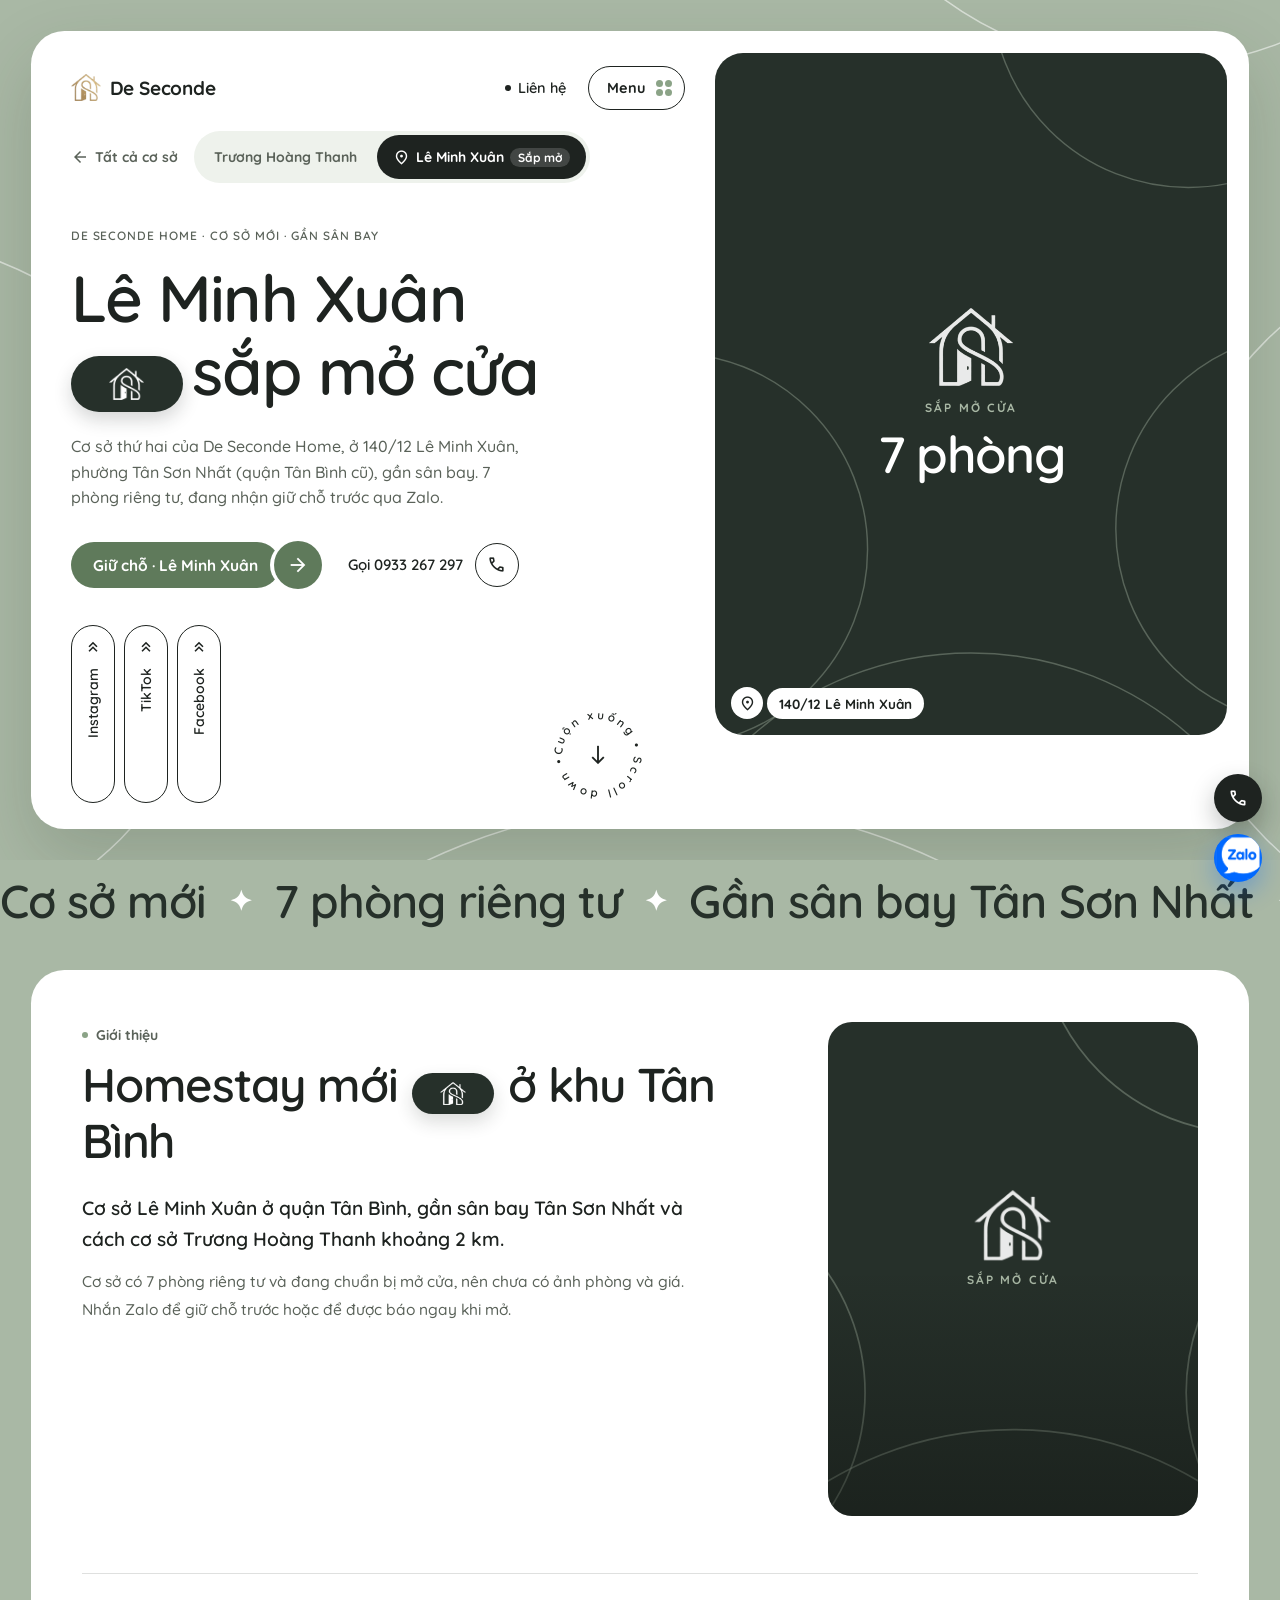
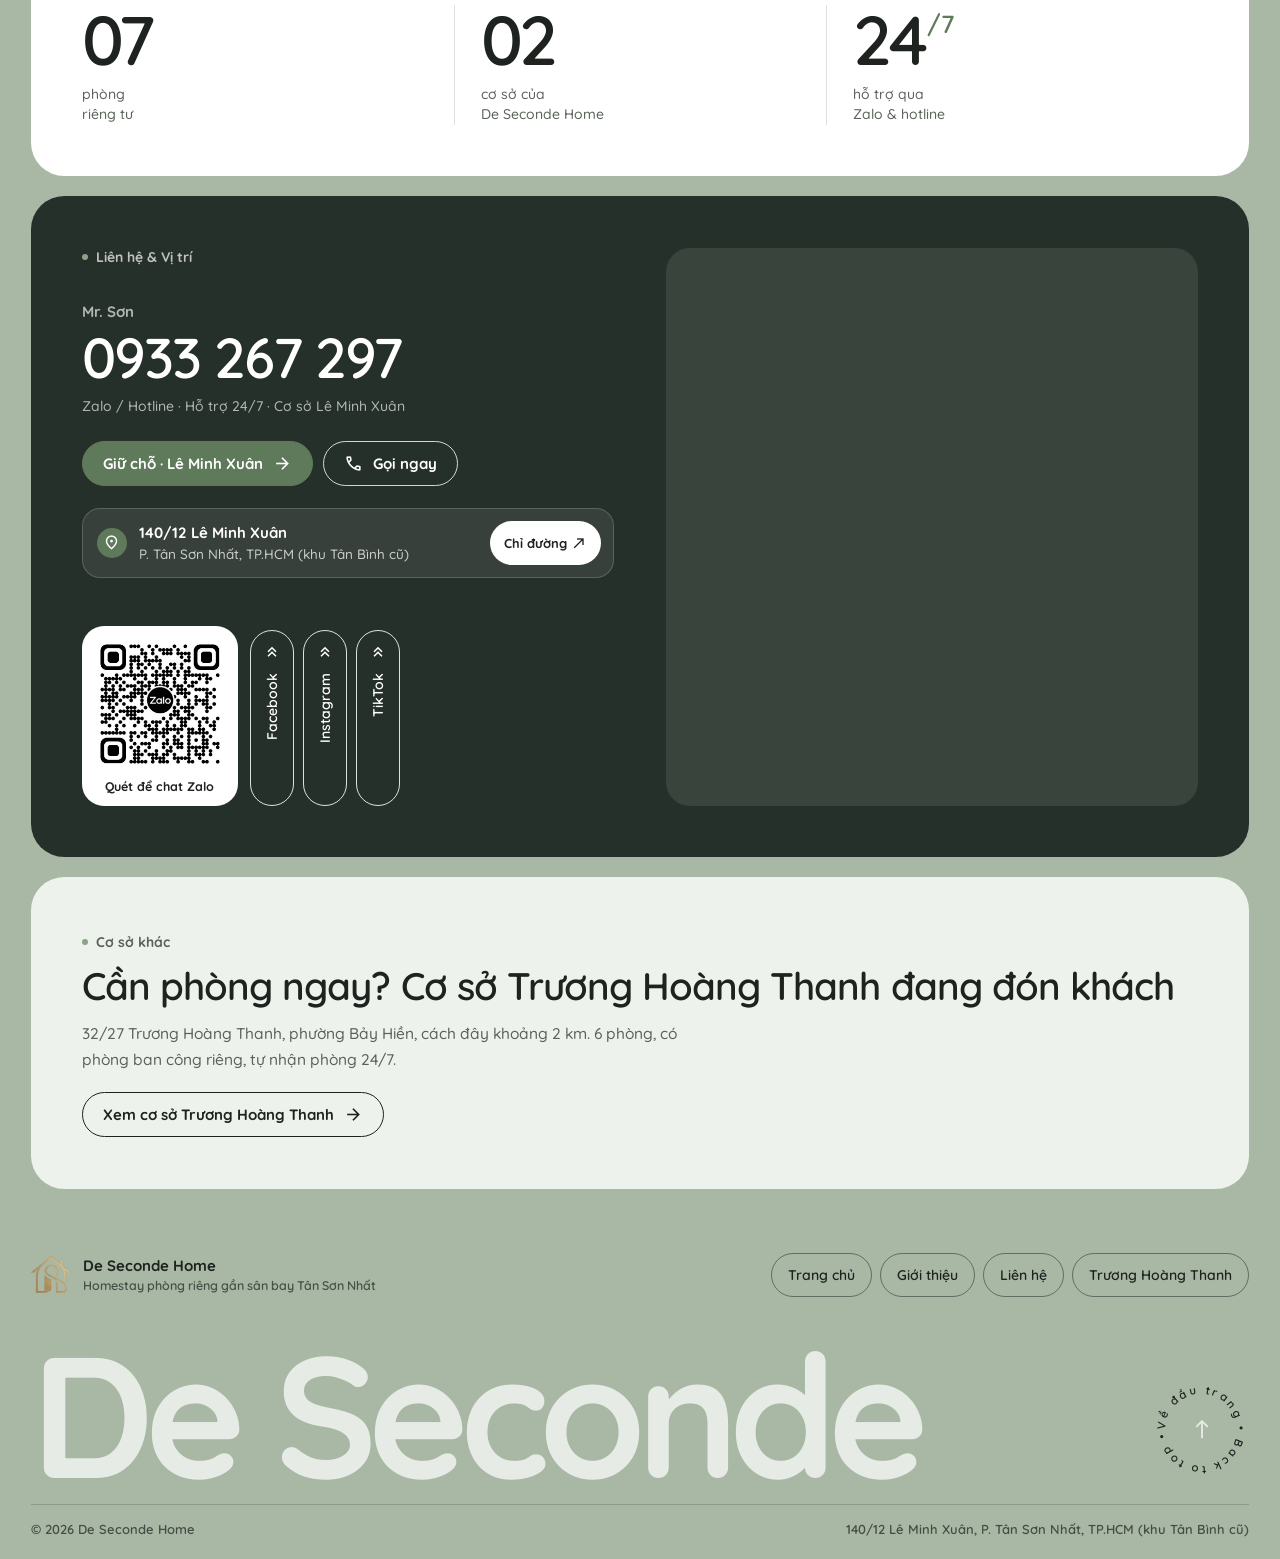
<file: le-minh-xuan/index.html>
<!DOCTYPE html>
<html lang="vi">
<head>
<meta charset="UTF-8">
<meta name="viewport" content="width=device-width, initial-scale=1.0">
<script>document.documentElement.classList.add("js")</script>
<title>De Seconde Home · Lê Minh Xuân | Homestay Tân Bình gần sân bay Tân Sơn Nhất</title>
<meta name="description" content="Cơ sở mới của De Seconde Home tại 140/12 Lê Minh Xuân, P. Tân Sơn Nhất (khu Tân Bình), gần sân bay Tân Sơn Nhất. 7 phòng riêng tư, sắp mở cửa. Nhắn Zalo 0933 267 297 để giữ chỗ.">
<meta name="robots" content="index, follow">
<meta name="theme-color" content="#A9B8A5">
<link rel="icon" href="/images/favicon.png" type="image/png" sizes="480x480">
<link rel="apple-touch-icon" href="/images/apple-touch-icon.png">
<link rel="preconnect" href="https://fonts.googleapis.com">
<link rel="preconnect" href="https://fonts.gstatic.com" crossorigin>
<link href="https://fonts.googleapis.com/css2?family=Quicksand:wght@500;600;700&display=swap" rel="stylesheet">
<link href="https://fonts.googleapis.com/css2?family=Material+Symbols+Outlined:opsz,wght,FILL,GRAD@24,400,0,0&display=block" rel="stylesheet">
<link rel="stylesheet" href="/css/style.css">
<link rel="canonical" href="https://desecondehome.com/le-minh-xuan/">

<meta property="og:type" content="website">
<meta property="og:site_name" content="De Seconde Home">
<meta property="og:locale" content="vi_VN">
<meta property="og:url" content="https://desecondehome.com/le-minh-xuan/">
<meta property="og:title" content="De Seconde Home · Lê Minh Xuân | Homestay Tân Bình gần sân bay">
<meta property="og:description" content="Cơ sở mới tại 140/12 Lê Minh Xuân, khu Tân Bình, gần sân bay Tân Sơn Nhất. 7 phòng riêng tư, sắp mở cửa.">
<!-- TODO: thay bằng ảnh riêng của cơ sở Lê Minh Xuân (1200x630) khi có -->
<meta property="og:image" content="https://desecondehome.com/images/og-image.webp">
<meta property="og:image:width" content="1200">
<meta property="og:image:height" content="630">
<meta property="og:image:alt" content="De Seconde Home · Lê Minh Xuân, homestay gần sân bay Tân Sơn Nhất">

<meta name="twitter:card" content="summary_large_image">
<meta name="twitter:title" content="De Seconde Home · Lê Minh Xuân | Homestay Tân Bình gần sân bay">
<meta name="twitter:description" content="Cơ sở mới tại 140/12 Lê Minh Xuân, khu Tân Bình, gần sân bay Tân Sơn Nhất. 7 phòng, sắp mở cửa.">
<meta name="twitter:image" content="https://desecondehome.com/images/og-image.webp">
<meta name="twitter:image:alt" content="De Seconde Home · Lê Minh Xuân">

<!-- TODO: bổ sung "geo", "hasMap", "image", "amenityFeature" khi có dữ liệu -->
<script type="application/ld+json">
{
  "@context": "https://schema.org",
  "@type": "LodgingBusiness",
  "@id": "https://desecondehome.com/le-minh-xuan/#lodging",
  "name": "De Seconde Home · Lê Minh Xuân",
  "description": "Cơ sở thứ hai của De Seconde Home ở khu Tân Bình, TP.HCM, gần sân bay Tân Sơn Nhất. 7 phòng riêng tư.",
  "url": "https://desecondehome.com/le-minh-xuan/",
  "logo": "https://desecondehome.com/images/favicon.png",
  "telephone": "+84933267297",
  "numberOfRooms": 7,
  "address": {
    "@type": "PostalAddress",
    "streetAddress": "140/12 Lê Minh Xuân",
    "addressLocality": "Phường Tân Sơn Nhất",
    "addressRegion": "TP.HCM",
    "addressCountry": "VN"
  },
  "areaServed": "Tân Bình, TP.HCM",
  "checkinTime": "14:00",
  "checkoutTime": "12:00",
  "parentOrganization": {"@id": "https://desecondehome.com/#org"},
  "sameAs": [
    "https://www.facebook.com/deseconde.home/",
    "https://www.instagram.com/deseconde497/",
    "https://www.tiktok.com/@de.seconde"
  ]
}
</script>
</head>
<body>

<header class="hero" id="top">
  <svg class="hero-arcs" viewBox="0 0 1200 820" preserveAspectRatio="xMidYMid slice" aria-hidden="true">
    <circle cx="-120" cy="560" r="330"/>
    <circle cx="1080" cy="-260" r="330"/>
    <circle cx="1420" cy="560" r="330"/>
    <circle cx="640" cy="1320" r="560"/>
  </svg>

  <div class="hero-card">
    <div class="hero-left">
      <div class="hero-top">
        <a class="brand" href="/" aria-label="De Seconde Home, trang chủ"><img src="/images/logo-mark.webp" alt="" width="30" height="28" data-nofade>De Seconde</a>
        <nav class="hero-nav" aria-label="Điều hướng chính">
          <a class="nav-link" href="#lien-he">Liên hệ</a>
          <button class="menu-btn" id="menu-btn" aria-expanded="false" aria-controls="site-menu">
            Menu <span class="menu-dots" aria-hidden="true"><i></i><i></i><i></i><i></i></span>
          </button>
          <div class="menu-pop" id="site-menu" hidden>
            <a href="#gioi-thieu"><span class="msi">home</span>Giới thiệu</a>
            <a href="#lien-he"><span class="msi">location_on</span>Liên hệ &amp; vị trí</a>
            <a href="/truong-hoang-thanh/"><span class="msi">holiday_village</span>Cơ sở Trương Hoàng Thanh</a>
            <a href="/"><span class="msi">arrow_back</span>Tất cả cơ sở</a>
          </div>
        </nav>
      </div>

      <nav class="loc-switch" aria-label="Chọn cơ sở">
        <a class="ls-back" href="/#chon-co-so"><span class="msi" aria-hidden="true">arrow_back</span>Tất cả cơ sở</a>
        <div class="ls-seg"><a href="/truong-hoang-thanh/">Trương Hoàng Thanh</a><a href="/le-minh-xuan/" aria-current="page"><span class="msi" aria-hidden="true">location_on</span>Lê Minh Xuân<small>Sắp mở</small></a></div>
      </nav>

      <div class="hero-main">
        <h1 class="hero-h1">
          <span class="h1-tag">De Seconde Home · Cơ sở mới · Gần sân bay</span>
          <span class="h1-row">Lê Minh Xuân</span>
          <span class="h1-row"><span class="h1-pill is-mark"><img src="/images/logo-mark.webp" alt="" width="84" height="78" data-nofade></span>sắp mở cửa</span>
        </h1>
        <p class="hero-lead">Cơ sở thứ hai của De Seconde Home, ở 140/12 Lê Minh Xuân, phường Tân Sơn Nhất (quận Tân Bình cũ), gần sân bay. 7 phòng riêng tư, đang nhận giữ chỗ trước qua Zalo.</p>
        <div class="hero-ctas">
          <a class="cta-main" href="https://zalo.me/0933267297" target="_blank" rel="noopener">
            <span class="cta-label">Giữ chỗ · Lê Minh Xuân</span><span class="cta-ic"><span class="msi">arrow_forward</span></span>
          </a>
          <a class="cta-call" href="tel:+84933267297">Gọi 0933 267 297 <span class="call-ic"><span class="msi">call</span></span></a>
        </div>
      </div>

      <div class="hero-bottom">
        <div class="socials">
          <a class="social-pill" href="https://www.instagram.com/deseconde497/" target="_blank" rel="noopener" aria-label="Instagram (mở tab mới)"><span class="msi" aria-hidden="true">keyboard_double_arrow_up</span><span aria-hidden="true">Instagram</span></a>
          <a class="social-pill" href="https://www.tiktok.com/@de.seconde" target="_blank" rel="noopener" aria-label="TikTok (mở tab mới)"><span class="msi" aria-hidden="true">keyboard_double_arrow_up</span><span aria-hidden="true">TikTok</span></a>
          <a class="social-pill" href="https://www.facebook.com/deseconde.home/" target="_blank" rel="noopener" aria-label="Facebook (mở tab mới)"><span class="msi" aria-hidden="true">keyboard_double_arrow_up</span><span aria-hidden="true">Facebook</span></a>
        </div>
        <a class="scroll-badge" href="#gioi-thieu" aria-label="Cuộn xuống">
          <svg viewBox="0 0 96 96" aria-hidden="true">
            <defs><path id="badge-path" d="M48,48 m-36,0 a36,36 0 1,1 72,0 a36,36 0 1,1 -72,0"/></defs>
            <text><textPath href="#badge-path" textLength="224" lengthAdjust="spacing">Cuộn xuống • Scroll down •</textPath></text>
          </svg>
          <span class="msi">south</span>
        </a>
      </div>
    </div>

    <!-- TODO: thay bằng trình chiếu ảnh phòng khi có ảnh cơ sở Lê Minh Xuân -->
    <div class="viewer soon">
      <svg class="loc-arcs" viewBox="0 0 500 660" preserveAspectRatio="xMidYMid slice" aria-hidden="true"><circle cx="-40" cy="480" r="190"/><circle cx="460" cy="-60" r="190"/><circle cx="580" cy="460" r="190"/><circle cx="250" cy="900" r="320"/></svg>
      <img src="/images/logo-mark.webp" alt="" width="84" height="78" data-nofade>
      <span>Sắp mở cửa</span>
      <b>7 phòng</b>
      <a class="v-loc" href="#lien-he">
        <span class="pin"><span class="msi">location_on</span></span><span class="txt">140/12 Lê Minh Xuân</span>
      </a>
    </div>
  </div>
</header>

<!-- Thanh cơ sở: hiện khi đã cuộn qua hero, để khách luôn biết đang xem cơ sở nào -->
<nav class="locbar" id="locbar" aria-label="Cơ sở đang xem">
  <a class="locbar-back" href="/#chon-co-so" aria-label="Tất cả cơ sở"><span class="msi" aria-hidden="true">arrow_back</span><span>Tất cả cơ sở</span></a>
  <div class="locbar-name"><span class="msi" aria-hidden="true">location_on</span><span><small>Cơ sở </small><b>Lê Minh Xuân</b></span></div>
  <a class="locbar-cta" href="https://zalo.me/0933267297" target="_blank" rel="noopener" aria-label="Giữ chỗ qua Zalo, cơ sở Lê Minh Xuân">Giữ chỗ<span class="locbar-more"> qua Zalo</span><span class="msi" aria-hidden="true">arrow_forward</span></a>
</nav>

<main class="stack">

<div class="marquee" aria-hidden="true">
  <div class="marquee-track">
    <span>Cơ sở mới <i>✦</i> 7 phòng riêng tư <i>✦</i> Gần sân bay Tân Sơn Nhất <i>✦</i> Khu Tân Bình <i>✦</i> Giữ chỗ qua Zalo <i>✦</i></span>
    <span>Cơ sở mới <i>✦</i> 7 phòng riêng tư <i>✦</i> Gần sân bay Tân Sơn Nhất <i>✦</i> Khu Tân Bình <i>✦</i> Giữ chỗ qua Zalo <i>✦</i></span>
  </div>
</div>

<section class="panel intro reveal" id="gioi-thieu">
  <div class="intro-text">
    <span class="kicker">Giới thiệu</span>
    <h2 class="h2">Homestay mới <span class="ipill is-mark"><img src="/images/logo-mark.webp" alt="" width="84" height="78" loading="lazy" data-nofade></span> ở khu Tân Bình</h2>
    <p class="intro-lead">Cơ sở Lê Minh Xuân ở quận Tân Bình, gần sân bay Tân Sơn Nhất và cách cơ sở Trương Hoàng Thanh khoảng 2 km.</p>
    <p>Cơ sở có 7 phòng riêng tư và đang chuẩn bị mở cửa, nên chưa có ảnh phòng và giá. Nhắn Zalo để giữ chỗ trước hoặc để được báo ngay khi mở.</p>
  </div>
  <figure class="intro-photo loc-media is-soon">
    <svg class="loc-arcs" viewBox="0 0 500 400" preserveAspectRatio="xMidYMid slice" aria-hidden="true"><circle cx="-40" cy="300" r="170"/><circle cx="440" cy="-80" r="170"/><circle cx="560" cy="300" r="170"/><circle cx="250" cy="620" r="290"/></svg>
    <div class="loc-mark"><img src="/images/logo-mark.webp" alt="" width="76" height="70" data-nofade><span>Sắp mở cửa</span></div>
  </figure>
  <div class="stats">
    <div class="stat"><b>07</b><span>phòng<br>riêng tư</span></div>
    <div class="stat"><b>02</b><span>cơ sở của<br>De Seconde Home</span></div>
    <div class="stat"><b>24<sup>/7</sup></b><span>hỗ trợ qua<br>Zalo &amp; hotline</span></div>
  </div>
</section>

<!--
  TODO khi có dữ liệu, thêm theo đúng mẫu trang /truong-hoang-thanh/:
  - #khong-gian: gallery ảnh
  - #room-showcase: 7 thẻ phòng, mỗi thẻ có giá "từ ...đ/đêm" và nút "Book [Phòng] · Lê Minh Xuân"
  - #tien-nghi: tiện nghi của cơ sở
  - Hướng dẫn tự nhận phòng (lối vào hẻm, cách lấy chìa/mã)
-->

<section class="panel panel-dark contact reveal" id="lien-he">
  <div class="contact-main">
    <span class="kicker">Liên hệ &amp; Vị trí</span>
    <a class="hotline" href="tel:+84933267297"><small>Mr. Sơn</small>0933 267 297</a>
    <div class="contact-sub">Zalo / Hotline · Hỗ trợ 24/7 · Cơ sở Lê Minh Xuân</div>
    <div class="contact-ctas">
      <a class="pill-btn solid" href="https://zalo.me/0933267297" target="_blank" rel="noopener">Giữ chỗ · Lê Minh Xuân <span class="msi">arrow_forward</span></a>
      <a class="pill-btn ghost" href="tel:+84933267297"><span class="msi">call</span>Gọi ngay</a>
    </div>
    <div class="loc-list">
      <div class="loc-row"><span class="num"><span class="msi" style="font-size:17px">location_on</span></span><div><b>140/12 Lê Minh Xuân</b>P. Tân Sơn Nhất, TP.HCM (khu Tân Bình cũ)</div><a href="https://www.google.com/maps/search/?api=1&amp;query=140%2F12%20L%C3%AA%20Minh%20Xu%C3%A2n%2C%20T%C3%A2n%20S%C6%A1n%20Nh%E1%BA%A5t%2C%20H%E1%BB%93%20Ch%C3%AD%20Minh" target="_blank" rel="noopener">Chỉ đường <span class="msi">north_east</span></a></div>
    </div>
    <div class="contact-foot">
      <div class="qr-card">
        <img src="/images/zalo-qr.webp" alt="QR Zalo De Seconde Home" width="132" height="132" loading="lazy" decoding="async">
        <span>Quét để chat Zalo</span>
      </div>
      <div class="socials">
        <a class="social-pill" href="https://www.facebook.com/deseconde.home/" target="_blank" rel="noopener" aria-label="Facebook (mở tab mới)"><span class="msi" aria-hidden="true">keyboard_double_arrow_up</span><span aria-hidden="true">Facebook</span></a>
        <a class="social-pill" href="https://www.instagram.com/deseconde497/" target="_blank" rel="noopener" aria-label="Instagram (mở tab mới)"><span class="msi" aria-hidden="true">keyboard_double_arrow_up</span><span aria-hidden="true">Instagram</span></a>
        <a class="social-pill" href="https://www.tiktok.com/@de.seconde" target="_blank" rel="noopener" aria-label="TikTok (mở tab mới)"><span class="msi" aria-hidden="true">keyboard_double_arrow_up</span><span aria-hidden="true">TikTok</span></a>
      </div>
    </div>
  </div>
  <div class="map-card">
    <!-- TODO: thay bằng link embed Google Maps chính thức của cơ sở khi có -->
    <iframe src="https://www.google.com/maps?q=140%2F12%20L%C3%AA%20Minh%20Xu%C3%A2n%2C%20T%C3%A2n%20S%C6%A1n%20Nh%E1%BA%A5t%2C%20H%E1%BB%93%20Ch%C3%AD%20Minh&amp;output=embed" loading="lazy" referrerpolicy="no-referrer-when-downgrade" allowfullscreen title="Bản đồ De Seconde Home · Lê Minh Xuân"></iframe>
  </div>
</section>

<section class="panel other reveal" aria-labelledby="other-title">
  <div>
    <span class="kicker">Cơ sở khác</span>
    <h2 class="h2" id="other-title">Cần phòng ngay? Cơ sở Trương Hoàng Thanh đang đón khách</h2>
    <p>32/27 Trương Hoàng Thanh, phường Bảy Hiền, cách đây khoảng 2 km. 6 phòng, có phòng ban công riêng, tự nhận phòng 24/7.</p>
  </div>
  <a class="pill-btn" href="/truong-hoang-thanh/">Xem cơ sở Trương Hoàng Thanh <span class="msi">arrow_forward</span></a>
</section>

</main>

<footer>
  <div class="foot-top">
    <div class="foot-brand">
      <img src="/images/logo-mark.webp" alt="De Seconde Home logo" width="40" height="37" loading="lazy" data-nofade>
      <div>De Seconde Home<small>Homestay phòng riêng gần sân bay Tân Sơn Nhất</small></div>
    </div>
    <nav class="foot-nav" aria-label="Liên kết cuối trang">
      <a href="/">Trang chủ</a>
      <a href="#gioi-thieu">Giới thiệu</a>
      <a href="#lien-he">Liên hệ</a>
      <a href="/truong-hoang-thanh/">Trương Hoàng Thanh</a>
    </nav>
  </div>
  <div class="wordmark">
    <span aria-hidden="true">De Seconde</span>
    <a class="top-badge" href="#top" aria-label="Về đầu trang">
      <svg viewBox="0 0 96 96" aria-hidden="true">
        <defs><path id="top-path" d="M48,48 m-36,0 a36,36 0 1,1 72,0 a36,36 0 1,1 -72,0"/></defs>
        <text><textPath href="#top-path" textLength="224" lengthAdjust="spacing">Về đầu trang • Back to top •</textPath></text>
      </svg>
      <span class="msi">north</span>
    </a>
  </div>
  <div class="foot-bottom">
    <span>© 2026 De Seconde Home</span>
    <span>140/12 Lê Minh Xuân, P. Tân Sơn Nhất, TP.HCM (khu Tân Bình cũ)</span>
  </div>
</footer>

<div class="fab-wrap">
  <a href="tel:+84933267297" class="fab fab-phone" title="Gọi ngay" aria-label="Gọi 0933 267 297"><span class="msi">call</span></a>
  <a href="https://zalo.me/0933267297" class="fab fab-zalo" target="_blank" rel="noopener" title="Chat Zalo" aria-label="Chat Zalo · Lê Minh Xuân"><img src="/images/zalo-icon.webp" alt="" decoding="async"></a>
</div>

<script src="/js/site.js"></script>
</body>
</html>
</file>
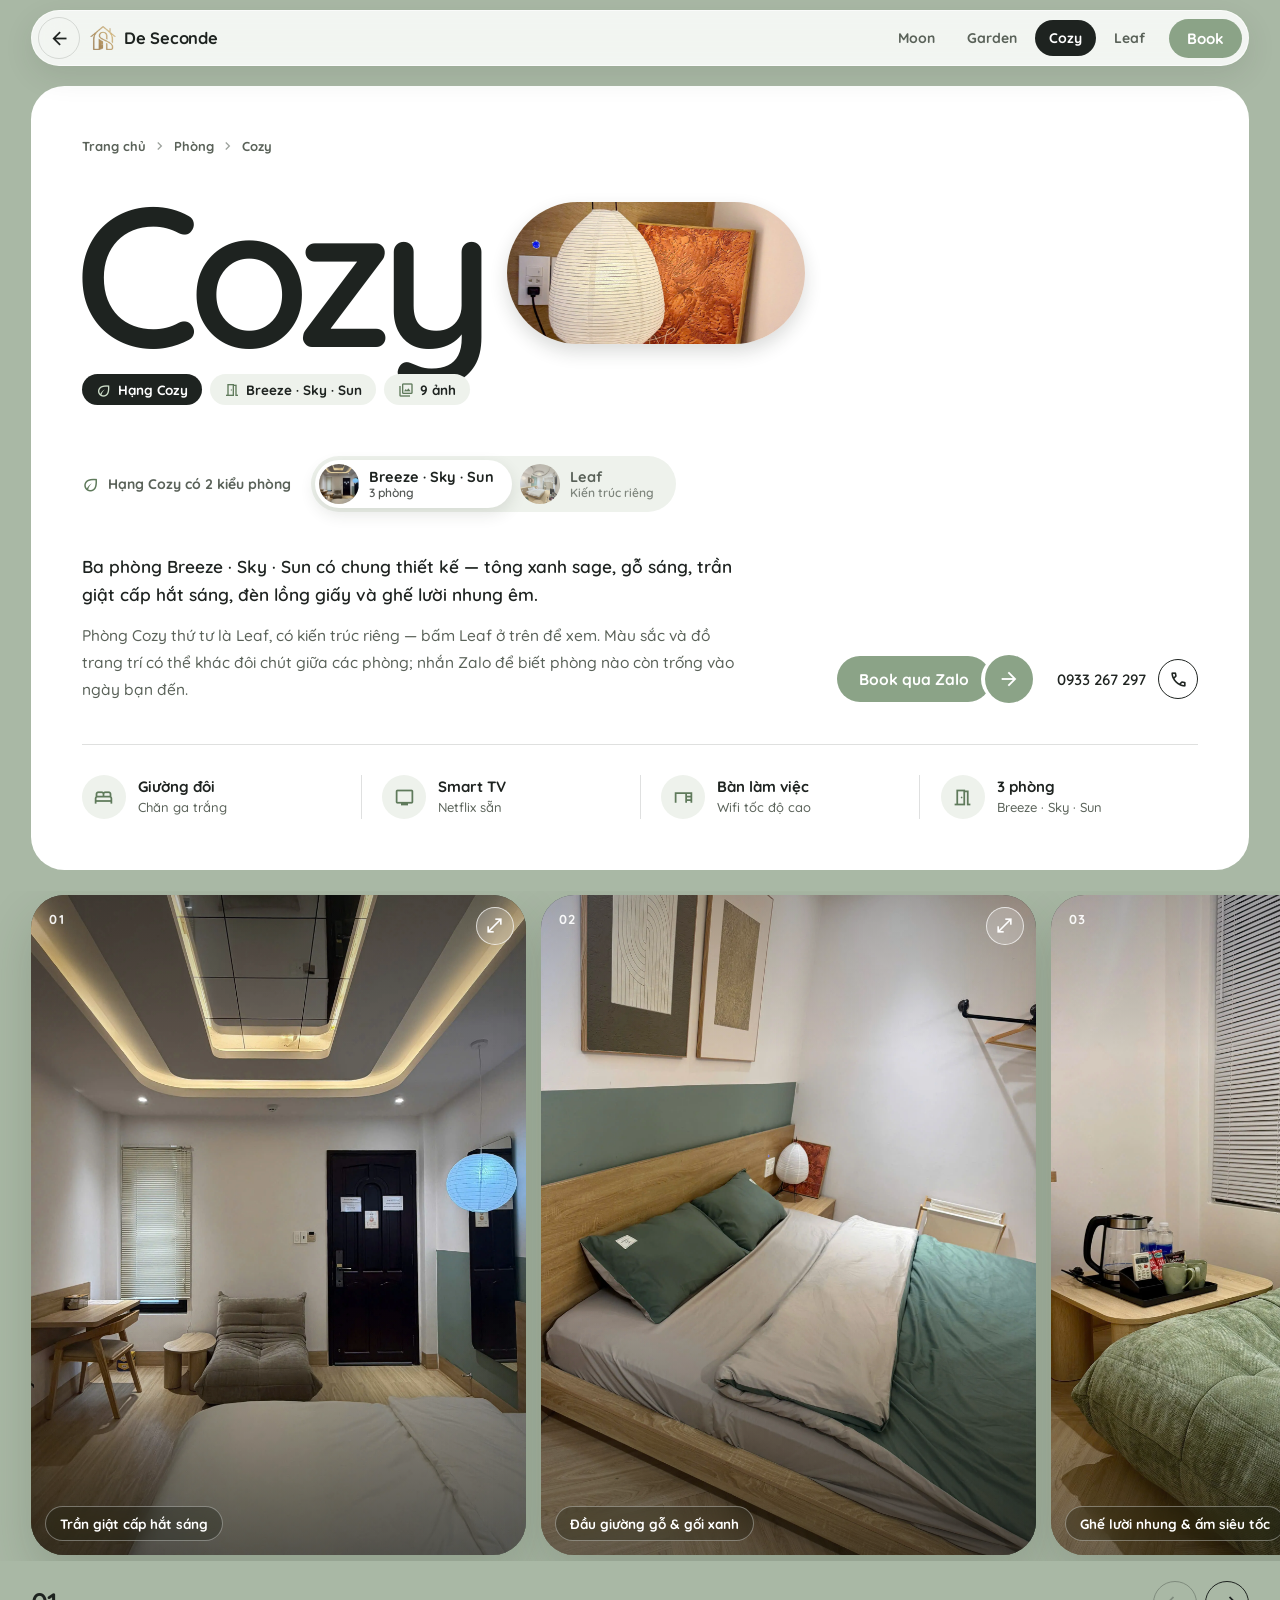
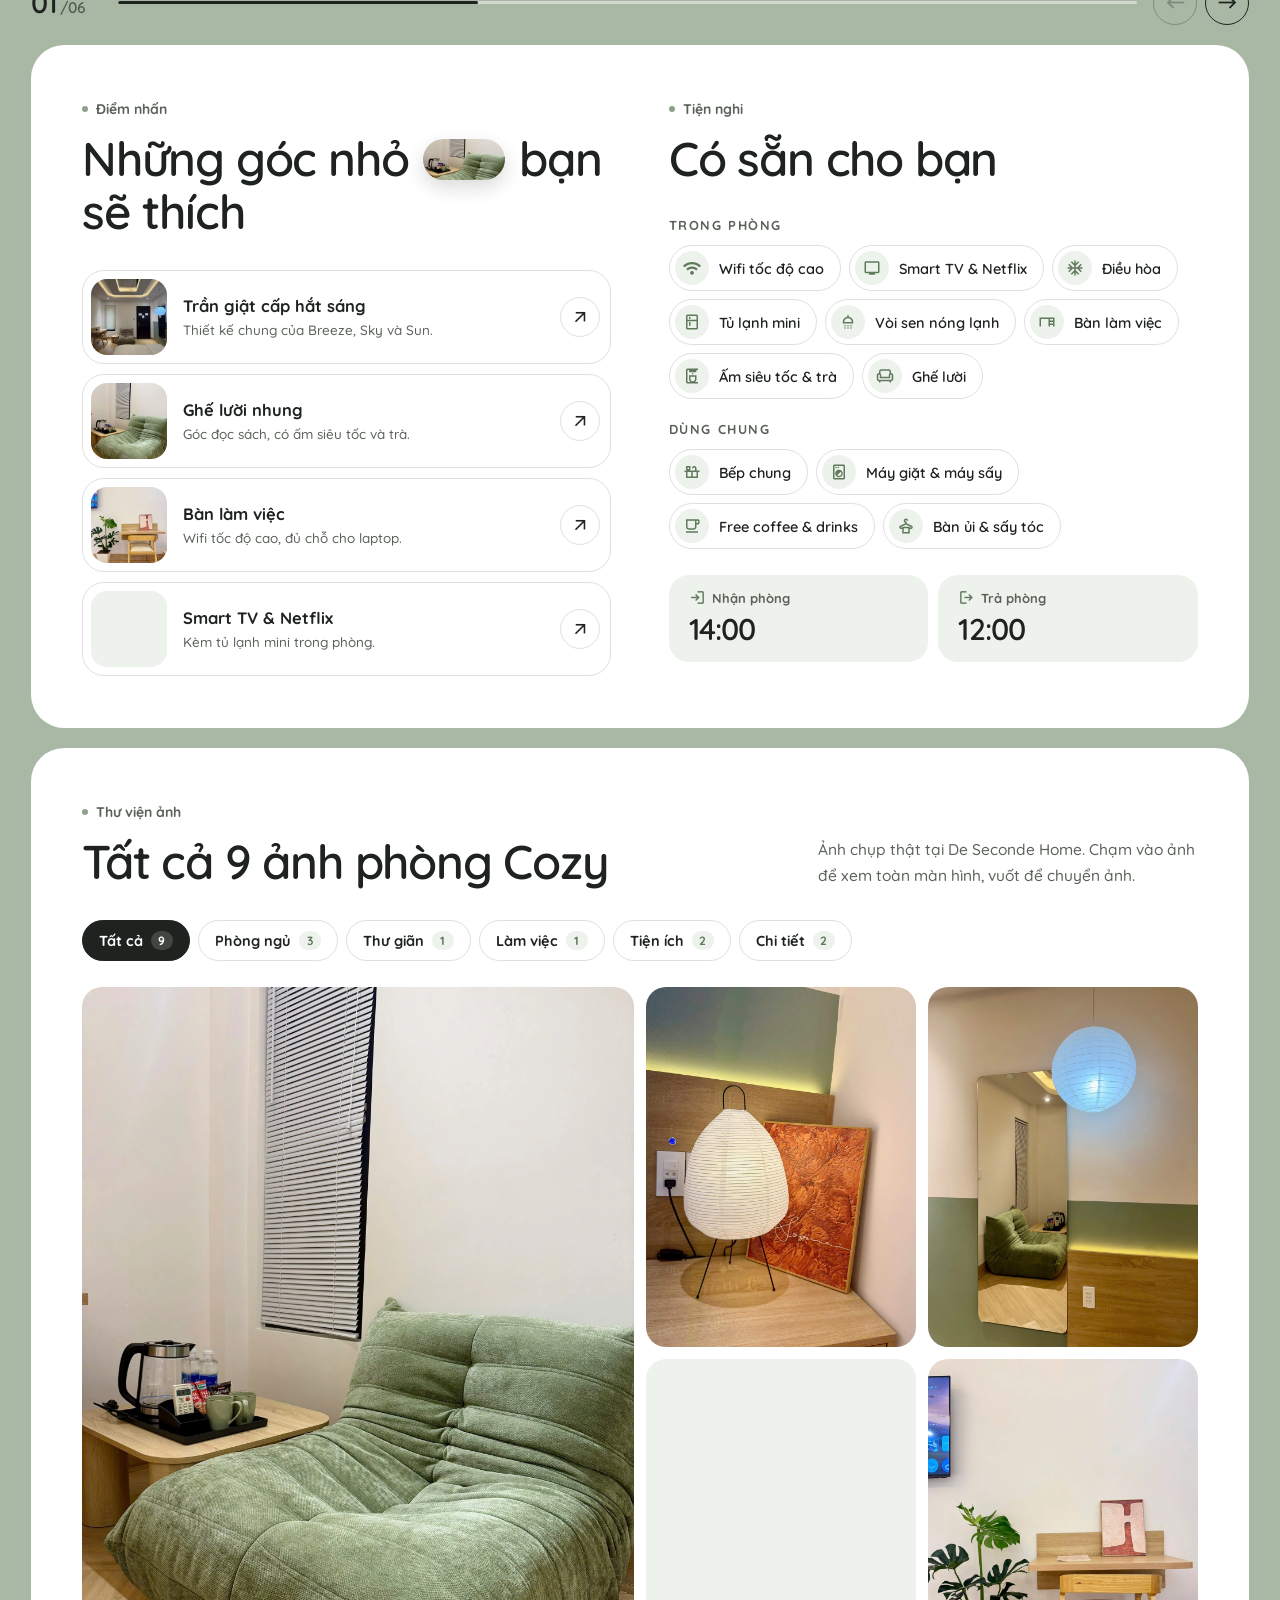
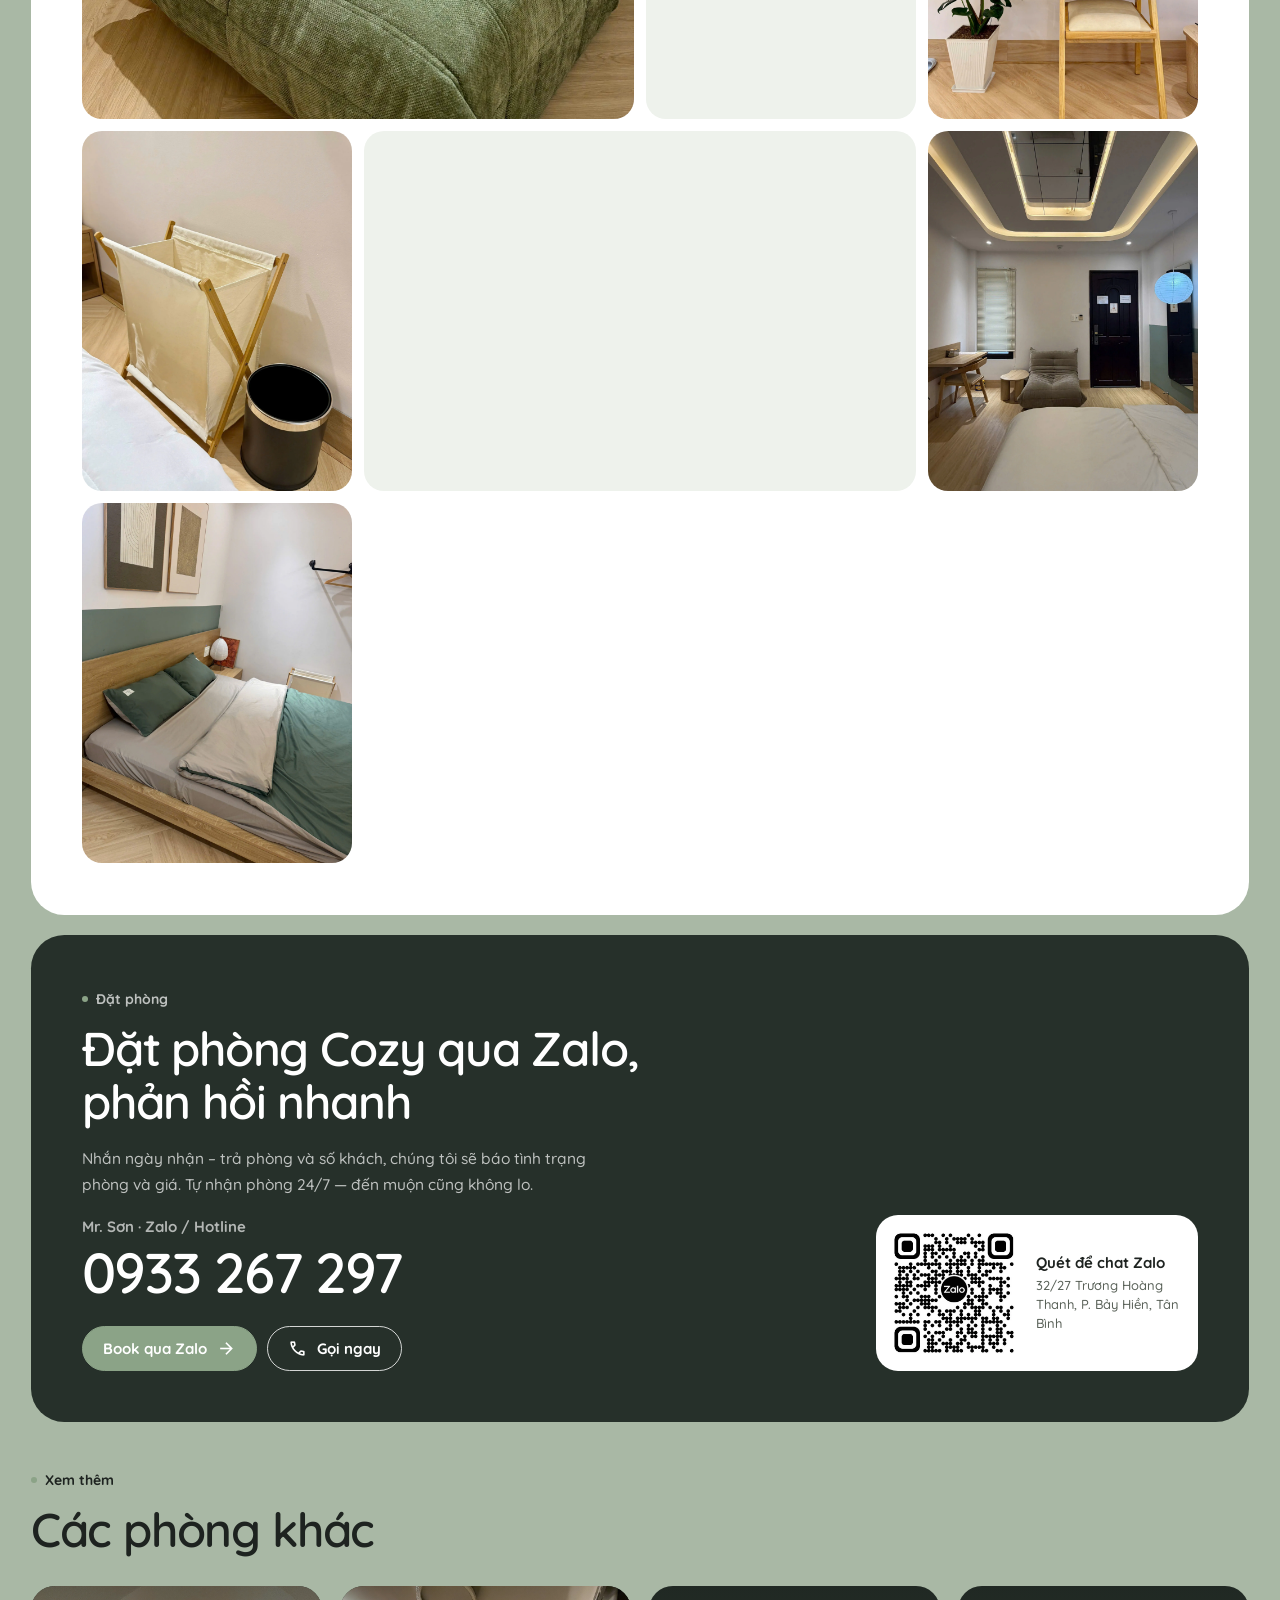
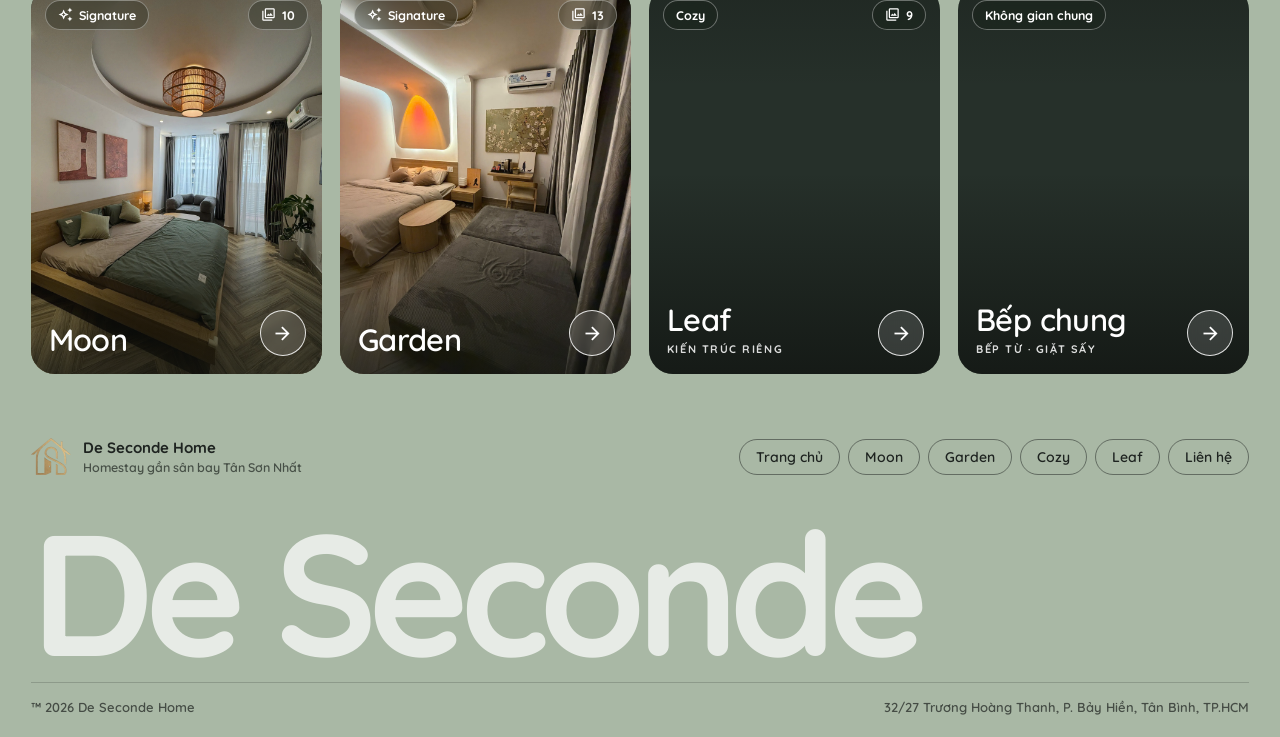
<file: rooms/cozy/index.html>
<!DOCTYPE html>
<html lang="vi">
<head>
<meta charset="UTF-8">
<meta name="viewport" content="width=device-width, initial-scale=1.0, viewport-fit=cover">
<title>Phòng Cozy · De Seconde Home | Homestay gần sân bay Tân Sơn Nhất</title>
<meta name="description" content="Phòng Cozy (Breeze, Sky, Sun) tại De Seconde Home — homestay gần sân bay Tân Sơn Nhất, Tân Bình. Tông sage &amp; gỗ, trần hắt sáng, Smart TV, bàn làm việc, tự nhận phòng 24/7. Xem 9 ảnh và đặt qua Zalo.">
<meta name="robots" content="index, follow">
<meta name="theme-color" content="#A9B8A5">
<link rel="icon" href="../../images/favicon.png" type="image/png" sizes="480x480">
<link rel="apple-touch-icon" href="../../images/apple-touch-icon.png">
<link rel="preconnect" href="https://fonts.googleapis.com">
<link rel="preconnect" href="https://fonts.gstatic.com" crossorigin>
<link rel="preload" as="image" href="../../images/rooms/cozy/cozy-08.webp" fetchpriority="high">
<link href="https://fonts.googleapis.com/css2?family=Quicksand:wght@500;600;700&display=swap" rel="stylesheet">
<link href="https://fonts.googleapis.com/css2?family=Material+Symbols+Outlined:opsz,wght,FILL,GRAD@24,400,0,0&display=block" rel="stylesheet">
<link rel="stylesheet" href="../room.css">
<link rel="canonical" href="https://desecondehome.com/rooms/cozy/">

<meta property="og:type" content="website">
<meta property="og:site_name" content="De Seconde Home">
<meta property="og:locale" content="vi_VN">
<meta property="og:url" content="https://desecondehome.com/rooms/cozy/">
<meta property="og:title" content="Phòng Cozy · De Seconde Home">
<meta property="og:description" content="Phòng Cozy (Breeze, Sky, Sun) tại De Seconde Home — homestay gần sân bay Tân Sơn Nhất, Tân Bình. Tông sage &amp; gỗ, trần hắt sáng, Smart TV, bàn làm việc, tự nhận phòng 24/7. Xem 9 ảnh và đặt qua Zalo.">
<meta property="og:image" content="https://desecondehome.com/images/rooms/cozy/cozy-08.webp">
<meta property="og:image:alt" content="Phòng Cozy tại De Seconde Home, homestay gần sân bay Tân Sơn Nhất">
<meta name="twitter:card" content="summary_large_image">
<meta name="twitter:title" content="Phòng Cozy · De Seconde Home">
<meta name="twitter:description" content="Phòng Cozy (Breeze, Sky, Sun) tại De Seconde Home — homestay gần sân bay Tân Sơn Nhất, Tân Bình. Tông sage &amp; gỗ, trần hắt sáng, Smart TV, bàn làm việc, tự nhận phòng 24/7. Xem 9 ảnh và đặt qua Zalo.">
<meta name="twitter:image" content="https://desecondehome.com/images/rooms/cozy/cozy-08.webp">

<script type="application/ld+json">
{
  "@context": "https://schema.org",
  "@graph": [
    {
      "@type": "HotelRoom",
      "name": "Phòng Cozy — De Seconde Home",
      "url": "https://desecondehome.com/rooms/cozy/",
      "description": "Phòng Cozy (Breeze, Sky, Sun) tại De Seconde Home — homestay gần sân bay Tân Sơn Nhất, Tân Bình. Tông sage & gỗ, trần hắt sáng, Smart TV, bàn làm việc, tự nhận phòng 24/7. Xem 9 ảnh và đặt qua Zalo.",
      "image": [
        "https://desecondehome.com/images/rooms/cozy/cozy-01.webp",
        "https://desecondehome.com/images/rooms/cozy/cozy-02.webp",
        "https://desecondehome.com/images/rooms/cozy/cozy-03.webp",
        "https://desecondehome.com/images/rooms/cozy/cozy-04.webp",
        "https://desecondehome.com/images/rooms/cozy/cozy-05.webp",
        "https://desecondehome.com/images/rooms/cozy/cozy-06.webp",
        "https://desecondehome.com/images/rooms/cozy/cozy-07.webp",
        "https://desecondehome.com/images/rooms/cozy/cozy-08.webp",
        "https://desecondehome.com/images/rooms/cozy/cozy-09.webp"
      ],
      "bed": {
        "@type": "BedDetails",
        "typeOfBed": "Double",
        "numberOfBeds": 1
      },
      "amenityFeature": [
        {
          "@type": "LocationFeatureSpecification",
          "name": "Wifi tốc độ cao",
          "value": true
        },
        {
          "@type": "LocationFeatureSpecification",
          "name": "Smart TV & Netflix",
          "value": true
        },
        {
          "@type": "LocationFeatureSpecification",
          "name": "Điều hòa",
          "value": true
        },
        {
          "@type": "LocationFeatureSpecification",
          "name": "Tủ lạnh mini",
          "value": true
        },
        {
          "@type": "LocationFeatureSpecification",
          "name": "Vòi sen nóng lạnh",
          "value": true
        },
        {
          "@type": "LocationFeatureSpecification",
          "name": "Bàn làm việc",
          "value": true
        },
        {
          "@type": "LocationFeatureSpecification",
          "name": "Ấm siêu tốc & trà",
          "value": true
        },
        {
          "@type": "LocationFeatureSpecification",
          "name": "Ghế lười",
          "value": true
        }
      ],
      "containedInPlace": {
        "@type": "LodgingBusiness",
        "name": "De Seconde Home",
        "url": "https://desecondehome.com/",
        "telephone": "+84933267297"
      }
    },
    {
      "@type": "BreadcrumbList",
      "itemListElement": [
        {
          "@type": "ListItem",
          "position": 1,
          "name": "Trang chủ",
          "item": "https://desecondehome.com/"
        },
        {
          "@type": "ListItem",
          "position": 2,
          "name": "Phòng",
          "item": "https://desecondehome.com/#room-showcase"
        },
        {
          "@type": "ListItem",
          "position": 3,
          "name": "Phòng Cozy",
          "item": "https://desecondehome.com/rooms/cozy/"
        }
      ]
    }
  ]
}
</script>
</head>
<body data-room="Phòng Cozy">

<div id="site">
<header class="topbar">
  <div class="topbar-in">
    <a class="round-btn tb-back" href="../../#room-showcase" aria-label="Về danh sách phòng"><span class="msi">arrow_back</span></a>
    <a class="tb-brand" href="../../"><img src="../../images/logo-mark.webp" alt="" width="26" height="24">De Seconde</a>
    <nav class="tb-rooms" aria-label="Các phòng">
        <a href="../moon/">Moon</a>
        <a href="../garden/">Garden</a>
        <a href="../cozy/" aria-current="page">Cozy</a>
        <a href="../leaf/">Leaf</a>
    </nav>
    <a class="pill-btn tb-book" href="https://zalo.me/0933267297" target="_blank" rel="noopener">Book</a>
  </div>
</header>

<main class="stack">

<section class="panel r-head">
  <div>
    <nav class="r-crumbs" aria-label="Breadcrumb">
      <a href="../../">Trang chủ</a><span class="msi" aria-hidden="true">chevron_right</span>
      <a href="../../#room-showcase">Phòng</a><span class="msi" aria-hidden="true">chevron_right</span>
      <span aria-current="page">Cozy</span>
    </nav>
    <div class="r-titlebar">
      <h1 class="r-title"><span class="sr-only">Phòng </span>Cozy<span class="ipill" aria-hidden="true"><img src="../../images/rooms/cozy/cozy-02.webp" alt=""></span></h1>
      <div class="r-tier">
        <span class="tag dark"><span class="msi">eco</span>Hạng Cozy</span>
        <span class="tag"><span class="msi">meeting_room</span>Breeze · Sky · Sun</span>
        <span class="tag"><span class="msi">photo_library</span>9 ảnh</span>
      </div>
    </div>
  </div>
  <nav class="variants" aria-label="Các kiểu phòng Cozy">
    <span class="variants-label"><span class="msi">eco</span>Hạng Cozy có 2 kiểu phòng</span>
    <div class="seg">
      <a href="../cozy/" aria-current="page"><img src="../../images/rooms/cozy/cozy-08.webp" alt="" loading="lazy"><span><b>Breeze · Sky · Sun</b><small>3 phòng</small></span></a>
      <a href="../leaf/"><img src="../../images/rooms/leaf/leaf-02.webp" alt="" loading="lazy"><span><b>Leaf</b><small>Kiến trúc riêng</small></span></a>
    </div>
  </nav>
  <div class="r-text">
    <div>
      <p class="r-lead">Ba phòng Breeze · Sky · Sun có chung thiết kế — tông xanh sage, gỗ sáng, trần giật cấp hắt sáng, đèn lồng giấy và ghế lười nhung êm.</p>
      <p class="r-desc">Phòng Cozy thứ tư là Leaf, có kiến trúc riêng — bấm Leaf ở trên để xem. Màu sắc và đồ trang trí có thể khác đôi chút giữa các phòng; nhắn Zalo để biết phòng nào còn trống vào ngày bạn đến.</p>
    </div>
    <div class="r-ctas" id="head-cta">
      <a class="cta-main" href="https://zalo.me/0933267297" target="_blank" rel="noopener">
        <span class="cta-label">Book qua Zalo</span><span class="cta-ic"><span class="msi">arrow_forward</span></span>
      </a>
      <a class="cta-call" href="tel:+84933267297">0933 267 297 <span class="call-ic"><span class="msi">call</span></span></a>
    </div>
  </div>
  <div class="facts">
    <div class="fact"><span class="ic"><span class="msi">bed</span></span><div><b>Giường đôi</b><span>Chăn ga trắng</span></div></div>
    <div class="fact"><span class="ic"><span class="msi">tv</span></span><div><b>Smart TV</b><span>Netflix sẵn</span></div></div>
    <div class="fact"><span class="ic"><span class="msi">desk</span></span><div><b>Bàn làm việc</b><span>Wifi tốc độ cao</span></div></div>
    <div class="fact"><span class="ic"><span class="msi">meeting_room</span></span><div><b>3 phòng</b><span>Breeze · Sky · Sun</span></div></div>
  </div>
</section>

<section class="reel-sec" aria-label="Ảnh nổi bật Phòng Cozy">
  <div class="reel" id="reel"></div>
  <div class="reel-bar">
    <span class="reel-count" id="reel-count" aria-hidden="true">01</span>
    <span class="reel-track" aria-hidden="true"><span class="reel-thumb" id="reel-thumb"></span></span>
    <span class="reel-hint"><span class="msi">swipe</span>Vuốt</span>
    <div class="reel-nav">
      <button class="round-btn" id="reel-prev" type="button" aria-label="Ảnh trước"><span class="msi">west</span></button>
      <button class="round-btn" id="reel-next" type="button" aria-label="Ảnh sau"><span class="msi">east</span></button>
    </div>
  </div>
</section>

<section class="panel r-info reveal">
  <div>
    <span class="kicker">Điểm nhấn</span>
    <h2 class="h2">Những góc nhỏ <span class="ipill"><img src="../../images/rooms/cozy/cozy-01.webp" alt="" loading="lazy"></span> bạn sẽ thích</h2>
    <div class="hl-list">
      <button class="hl" type="button" data-photo="8">
        <span class="hl-img"><img src="../../images/rooms/cozy/cozy-08.webp" alt="" loading="lazy" decoding="async"></span>
        <span class="hl-txt"><b>Trần giật cấp hắt sáng</b><span>Thiết kế chung của Breeze, Sky và Sun.</span></span>
        <span class="round-btn" aria-hidden="true"><span class="msi">arrow_outward</span></span>
      </button>
      <button class="hl" type="button" data-photo="1">
        <span class="hl-img"><img src="../../images/rooms/cozy/cozy-01.webp" alt="" loading="lazy" decoding="async"></span>
        <span class="hl-txt"><b>Ghế lười nhung</b><span>Góc đọc sách, có ấm siêu tốc và trà.</span></span>
        <span class="round-btn" aria-hidden="true"><span class="msi">arrow_outward</span></span>
      </button>
      <button class="hl" type="button" data-photo="5">
        <span class="hl-img"><img src="../../images/rooms/cozy/cozy-05.webp" alt="" loading="lazy" decoding="async"></span>
        <span class="hl-txt"><b>Bàn làm việc</b><span>Wifi tốc độ cao, đủ chỗ cho laptop.</span></span>
        <span class="round-btn" aria-hidden="true"><span class="msi">arrow_outward</span></span>
      </button>
      <button class="hl" type="button" data-photo="4">
        <span class="hl-img"><img src="../../images/rooms/cozy/cozy-04.webp" alt="" loading="lazy" decoding="async"></span>
        <span class="hl-txt"><b>Smart TV &amp; Netflix</b><span>Kèm tủ lạnh mini trong phòng.</span></span>
        <span class="round-btn" aria-hidden="true"><span class="msi">arrow_outward</span></span>
      </button>
    </div>
  </div>
  <div>
    <span class="kicker">Tiện nghi</span>
    <h2 class="h2">Có sẵn cho bạn</h2>
    <div class="amen-group" style="margin-top:clamp(20px,2.6vw,32px)">
      <h3>Trong phòng</h3>
      <div class="amen-list">
        <span class="amen-item"><span class="ic"><span class="msi">wifi</span></span>Wifi tốc độ cao</span>
        <span class="amen-item"><span class="ic"><span class="msi">tv</span></span>Smart TV &amp; Netflix</span>
        <span class="amen-item"><span class="ic"><span class="msi">ac_unit</span></span>Điều hòa</span>
        <span class="amen-item"><span class="ic"><span class="msi">kitchen</span></span>Tủ lạnh mini</span>
        <span class="amen-item"><span class="ic"><span class="msi">shower</span></span>Vòi sen nóng lạnh</span>
        <span class="amen-item"><span class="ic"><span class="msi">desk</span></span>Bàn làm việc</span>
        <span class="amen-item"><span class="ic"><span class="msi">coffee_maker</span></span>Ấm siêu tốc &amp; trà</span>
        <span class="amen-item"><span class="ic"><span class="msi">chair</span></span>Ghế lười</span>
      </div>
    </div>
    <div class="amen-group">
      <h3>Dùng chung</h3>
      <div class="amen-list">
        <span class="amen-item"><span class="ic"><span class="msi">countertops</span></span>Bếp chung</span>
        <span class="amen-item"><span class="ic"><span class="msi">local_laundry_service</span></span>Máy giặt &amp; máy sấy</span>
        <span class="amen-item"><span class="ic"><span class="msi">local_cafe</span></span>Free coffee &amp; drinks</span>
        <span class="amen-item"><span class="ic"><span class="msi">dry_cleaning</span></span>Bàn ủi &amp; sấy tóc</span>
      </div>
    </div>
    <div class="times">
      <div class="time"><span><span class="msi">login</span>Nhận phòng</span><b>14:00</b></div>
      <div class="time"><span><span class="msi">logout</span>Trả phòng</span><b>12:00</b></div>
    </div>
  </div>
</section>

<section class="panel reveal" id="thu-vien">
  <div class="sec-head">
    <div>
      <span class="kicker">Thư viện ảnh</span>
      <h2 class="h2">Tất cả 9 ảnh phòng Cozy</h2>
    </div>
    <p class="sec-aside">Ảnh chụp thật tại De Seconde Home. Chạm vào ảnh để xem toàn màn hình, vuốt để chuyển ảnh.</p>
  </div>
  <div class="filters" id="filters" role="toolbar" aria-label="Lọc ảnh theo góc phòng"></div>
  <div class="grid-wrap">
    <div class="grid" id="grid">
      <figure class="g-item" data-cat="relax" data-hero="3"><a href="../../images/rooms/cozy/cozy-01.webp"><img src="../../images/rooms/cozy/cozy-01.webp" alt="Ghế lười nhung &amp; ấm siêu tốc — Phòng Cozy, De Seconde Home Tân Bình" loading="lazy" decoding="async"></a><figcaption class="gchip">Ghế lười nhung &amp; ấm siêu tốc</figcaption></figure>
      <figure class="g-item" data-cat="detail"><a href="../../images/rooms/cozy/cozy-02.webp"><img src="../../images/rooms/cozy/cozy-02.webp" alt="Đèn giấy &amp; tranh sơn dầu — Phòng Cozy, De Seconde Home Tân Bình" loading="lazy" decoding="async"></a><figcaption class="gchip">Đèn giấy &amp; tranh sơn dầu</figcaption></figure>
      <figure class="g-item" data-cat="detail" data-hero="6"><a href="../../images/rooms/cozy/cozy-03.webp"><img src="../../images/rooms/cozy/cozy-03.webp" alt="Gương đứng &amp; đèn lồng giấy — Phòng Cozy, De Seconde Home Tân Bình" loading="lazy" decoding="async"></a><figcaption class="gchip">Gương đứng &amp; đèn lồng giấy</figcaption></figure>
      <figure class="g-item" data-cat="util" data-hero="5"><a href="../../images/rooms/cozy/cozy-04.webp"><img src="../../images/rooms/cozy/cozy-04.webp" alt="Smart TV &amp; tủ lạnh mini — Phòng Cozy, De Seconde Home Tân Bình" loading="lazy" decoding="async"></a><figcaption class="gchip">Smart TV &amp; tủ lạnh mini</figcaption></figure>
      <figure class="g-item" data-cat="work" data-hero="4"><a href="../../images/rooms/cozy/cozy-05.webp"><img src="../../images/rooms/cozy/cozy-05.webp" alt="Bàn làm việc cạnh cây xanh — Phòng Cozy, De Seconde Home Tân Bình" loading="lazy" decoding="async"></a><figcaption class="gchip">Bàn làm việc cạnh cây xanh</figcaption></figure>
      <figure class="g-item" data-cat="util"><a href="../../images/rooms/cozy/cozy-06.webp"><img src="../../images/rooms/cozy/cozy-06.webp" alt="Giỏ đồ giặt &amp; thùng rác — Phòng Cozy, De Seconde Home Tân Bình" loading="lazy" decoding="async"></a><figcaption class="gchip">Giỏ đồ giặt &amp; thùng rác</figcaption></figure>
      <figure class="g-item" data-cat="bed" data-wide><a href="../../images/rooms/cozy/cozy-07.webp"><img src="../../images/rooms/cozy/cozy-07.webp" alt="Toàn cảnh phòng — Phòng Cozy, De Seconde Home Tân Bình" loading="lazy" decoding="async"></a><figcaption class="gchip">Toàn cảnh phòng</figcaption></figure>
      <figure class="g-item" data-cat="bed" data-hero="1"><a href="../../images/rooms/cozy/cozy-08.webp"><img src="../../images/rooms/cozy/cozy-08.webp" alt="Trần giật cấp hắt sáng — Phòng Cozy, De Seconde Home Tân Bình" loading="lazy" decoding="async"></a><figcaption class="gchip">Trần giật cấp hắt sáng</figcaption></figure>
      <figure class="g-item" data-cat="bed" data-hero="2"><a href="../../images/rooms/cozy/cozy-09.webp"><img src="../../images/rooms/cozy/cozy-09.webp" alt="Đầu giường gỗ &amp; gối xanh — Phòng Cozy, De Seconde Home Tân Bình" loading="lazy" decoding="async"></a><figcaption class="gchip">Đầu giường gỗ &amp; gối xanh</figcaption></figure>
    </div>
  </div>
</section>

<section class="panel panel-dark book reveal" id="dat-phong">
  <div>
    <span class="kicker">Đặt phòng</span>
    <h2 class="h2">Đặt phòng Cozy qua Zalo, phản hồi nhanh</h2>
    <p>Nhắn ngày nhận – trả phòng và số khách, chúng tôi sẽ báo tình trạng phòng và giá. Tự nhận phòng 24/7 — đến muộn cũng không lo.</p>
    <a class="hotline" href="tel:+84933267297"><small>Mr. Sơn · Zalo / Hotline</small>0933 267 297</a>
    <div class="book-ctas">
      <a class="pill-btn solid" href="https://zalo.me/0933267297" target="_blank" rel="noopener">Book qua Zalo <span class="msi">arrow_forward</span></a>
      <a class="pill-btn ghost" href="tel:+84933267297"><span class="msi">call</span>Gọi ngay</a>
    </div>
  </div>
  <div class="qr-card">
    <img src="../../images/zalo-qr.webp" alt="QR Zalo De Seconde Home" loading="lazy" decoding="async">
    <div><b>Quét để chat Zalo</b><span>32/27 Trương Hoàng Thanh, P. Bảy Hiền, Tân Bình</span></div>
  </div>
</section>

<section class="reveal" aria-labelledby="others-h">
  <div class="sec-head" style="max-width:1280px;margin-left:auto;margin-right:auto;padding-top:clamp(12px,2vw,24px)">
    <div>
      <span class="kicker" style="color:var(--ink)">Xem thêm</span>
      <h2 class="h2" id="others-h">Các phòng khác</h2>
    </div>
  </div>
  <div class="others" style="max-width:1280px;margin:0 auto">
    <a class="room" href="../moon/">
      <img src="../../images/rooms/moon/moon-01.webp" alt="Phòng Moon tại De Seconde Home" loading="lazy" decoding="async">
      <div class="room-top"><span class="gchip"><span class="msi">auto_awesome</span>Signature</span><span class="gchip count"><span class="msi">photo_library</span>10</span></div>
      <div class="room-body">
        <div>
          <h3 class="room-name">Moon</h3>
        </div>
        <span class="round-btn"><span class="msi">arrow_forward</span></span>
      </div>
    </a>
    <a class="room" href="../garden/">
      <img src="../../images/rooms/garden/garden-04.webp" alt="Phòng Garden tại De Seconde Home" loading="lazy" decoding="async">
      <div class="room-top"><span class="gchip"><span class="msi">auto_awesome</span>Signature</span><span class="gchip count"><span class="msi">photo_library</span>13</span></div>
      <div class="room-body">
        <div>
          <h3 class="room-name">Garden</h3>
        </div>
        <span class="round-btn"><span class="msi">arrow_forward</span></span>
      </div>
    </a>
    <a class="room" href="../leaf/">
      <img src="../../images/rooms/leaf/leaf-01.webp" alt="Phòng Leaf tại De Seconde Home" loading="lazy" decoding="async">
      <div class="room-top"><span class="gchip">Cozy</span><span class="gchip count"><span class="msi">photo_library</span>9</span></div>
      <div class="room-body">
        <div>
          <h3 class="room-name">Leaf</h3><div class="room-sub">Kiến trúc riêng</div>
        </div>
        <span class="round-btn"><span class="msi">arrow_forward</span></span>
      </div>
    </a>
    <a class="room common" href="../../#khong-gian">
      <img src="../../images/common/kitchen-02.webp" alt="Bếp chung và máy giặt sấy tại De Seconde Home" loading="lazy" decoding="async">
      <div class="room-top"><span class="gchip">Không gian chung</span></div>
      <div class="room-body">
        <div>
          <h3 class="room-name">Bếp chung</h3>
          <div class="room-sub">Bếp từ · Giặt sấy</div>
        </div>
        <span class="round-btn"><span class="msi">arrow_forward</span></span>
      </div>
    </a>
  </div>
</section>

</main>

<footer>
  <div class="foot-top">
    <div class="foot-brand">
      <img src="../../images/logo-mark.webp" alt="De Seconde Home logo" width="40" height="37" loading="lazy">
      <div>De Seconde Home<small>Homestay gần sân bay Tân Sơn Nhất</small></div>
    </div>
    <nav class="foot-nav" aria-label="Liên kết cuối trang">
      <a href="../../">Trang chủ</a>
      <a href="../moon/">Moon</a>
      <a href="../garden/">Garden</a>
      <a href="../cozy/">Cozy</a>
      <a href="../leaf/">Leaf</a>
      <a href="../../#lien-he">Liên hệ</a>
    </nav>
  </div>
  <div class="wordmark" aria-hidden="true">De Seconde</div>
  <div class="foot-bottom">
    <span>™ 2026 De Seconde Home</span>
    <span>32/27 Trương Hoàng Thanh, P. Bảy Hiền, Tân Bình, TP.HCM</span>
  </div>
</footer>

<div class="book-bar" id="book-bar">
  <div class="bb-txt"><b>Phòng Cozy</b><span>Cozy · 3 phòng</span></div>
  <a class="round-btn bb-call" href="tel:+84933267297" aria-label="Gọi 0933 267 297"><span class="msi">call</span></a>
  <a class="bb-zalo" href="https://zalo.me/0933267297" target="_blank" rel="noopener">Book qua Zalo <span class="msi">arrow_forward</span></a>
</div>
</div>

<div class="lb" id="lb" role="dialog" aria-modal="true" aria-label="Xem ảnh Phòng Cozy" aria-hidden="true">
  <div class="lb-top">
    <span class="lb-count" id="lb-count"></span>
    <span class="lb-name" id="lb-name"></span>
    <button class="round-btn lb-close" id="lb-close" type="button" aria-label="Đóng"><span class="msi">close</span></button>
  </div>
  <div class="lb-stage">
    <div class="lb-track" id="lb-track"></div>
    <button class="round-btn lb-nav lb-prev" id="lb-prev" type="button" aria-label="Ảnh trước"><span class="msi">west</span></button>
    <button class="round-btn lb-nav lb-next" id="lb-next" type="button" aria-label="Ảnh sau"><span class="msi">east</span></button>
  </div>
  <div class="lb-bottom">
    <p class="lb-cap" id="lb-cap" aria-live="polite"></p>
    <div class="lb-thumbs" id="lb-thumbs"></div>
    <p class="lb-hint">Vuốt ngang để chuyển ảnh · vuốt xuống để đóng</p>
  </div>
</div>

<script src="../room.js"></script>
</body>
</html>
</file>
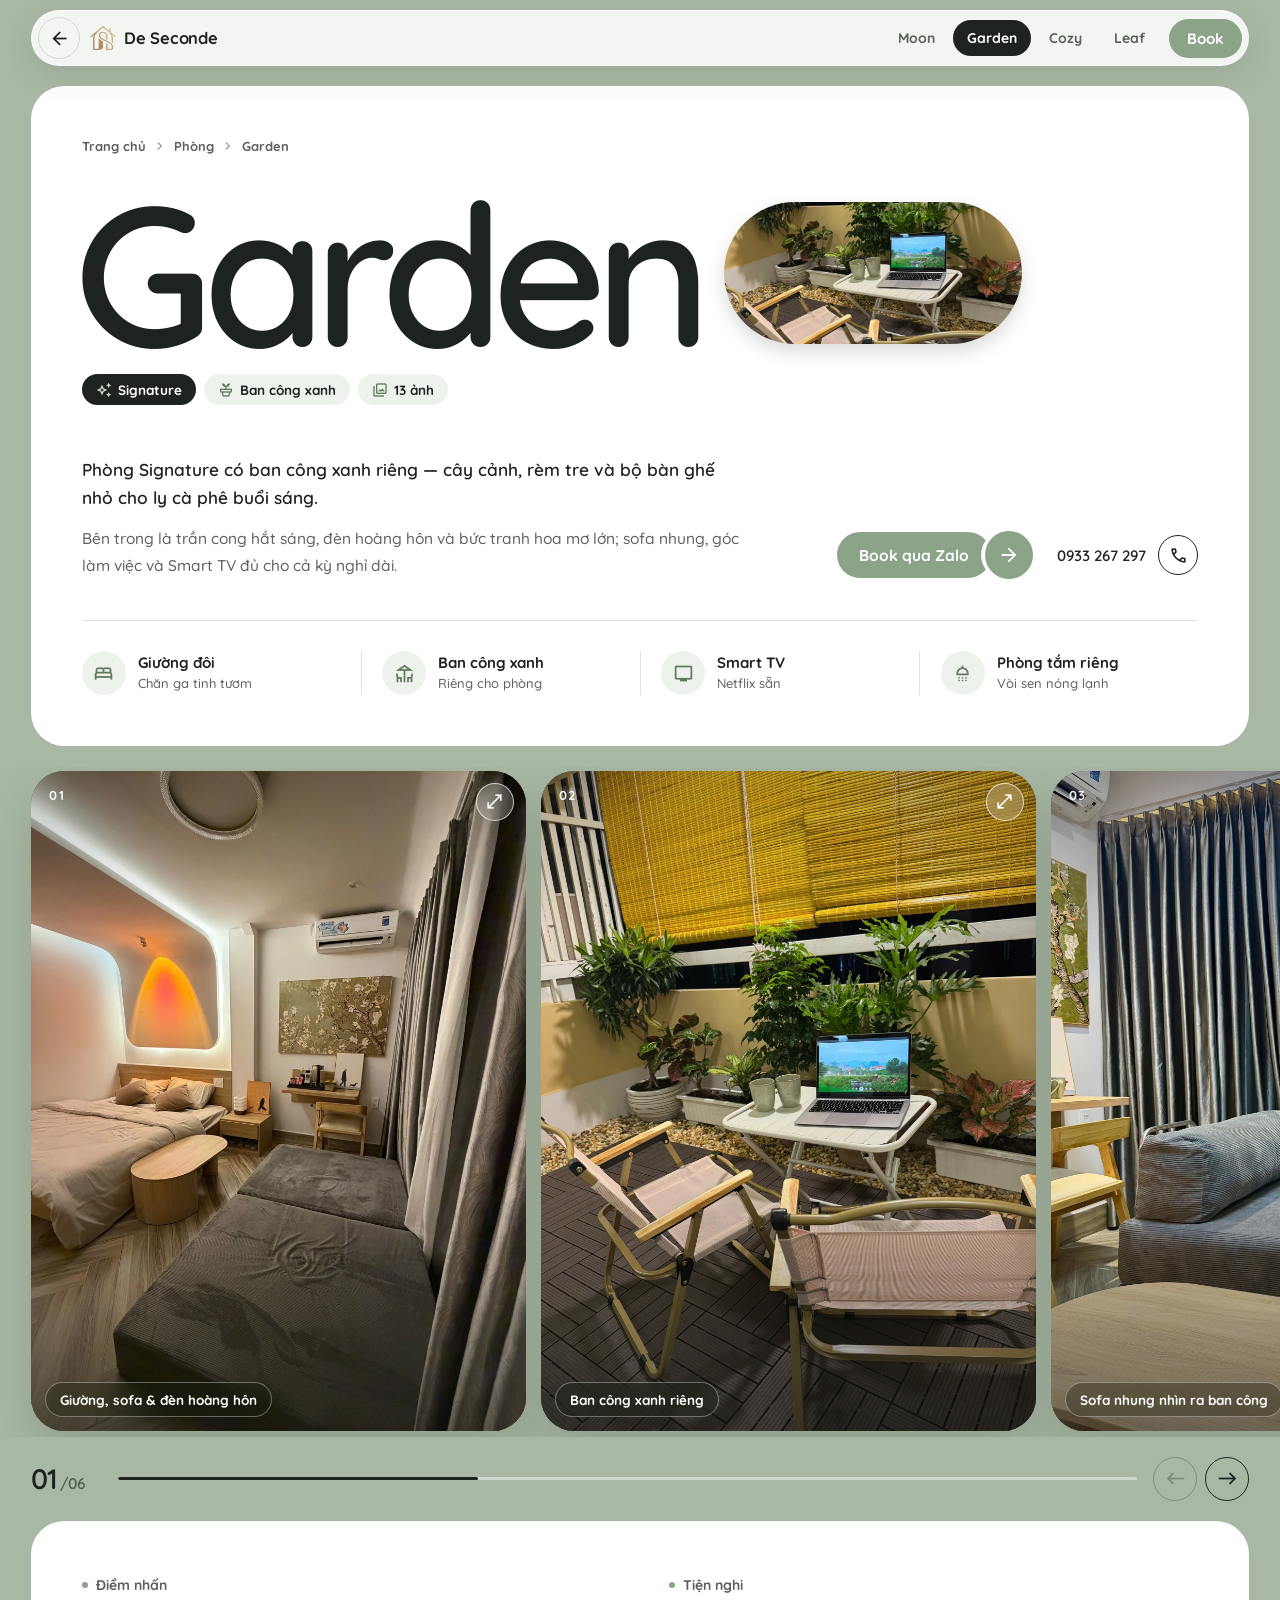
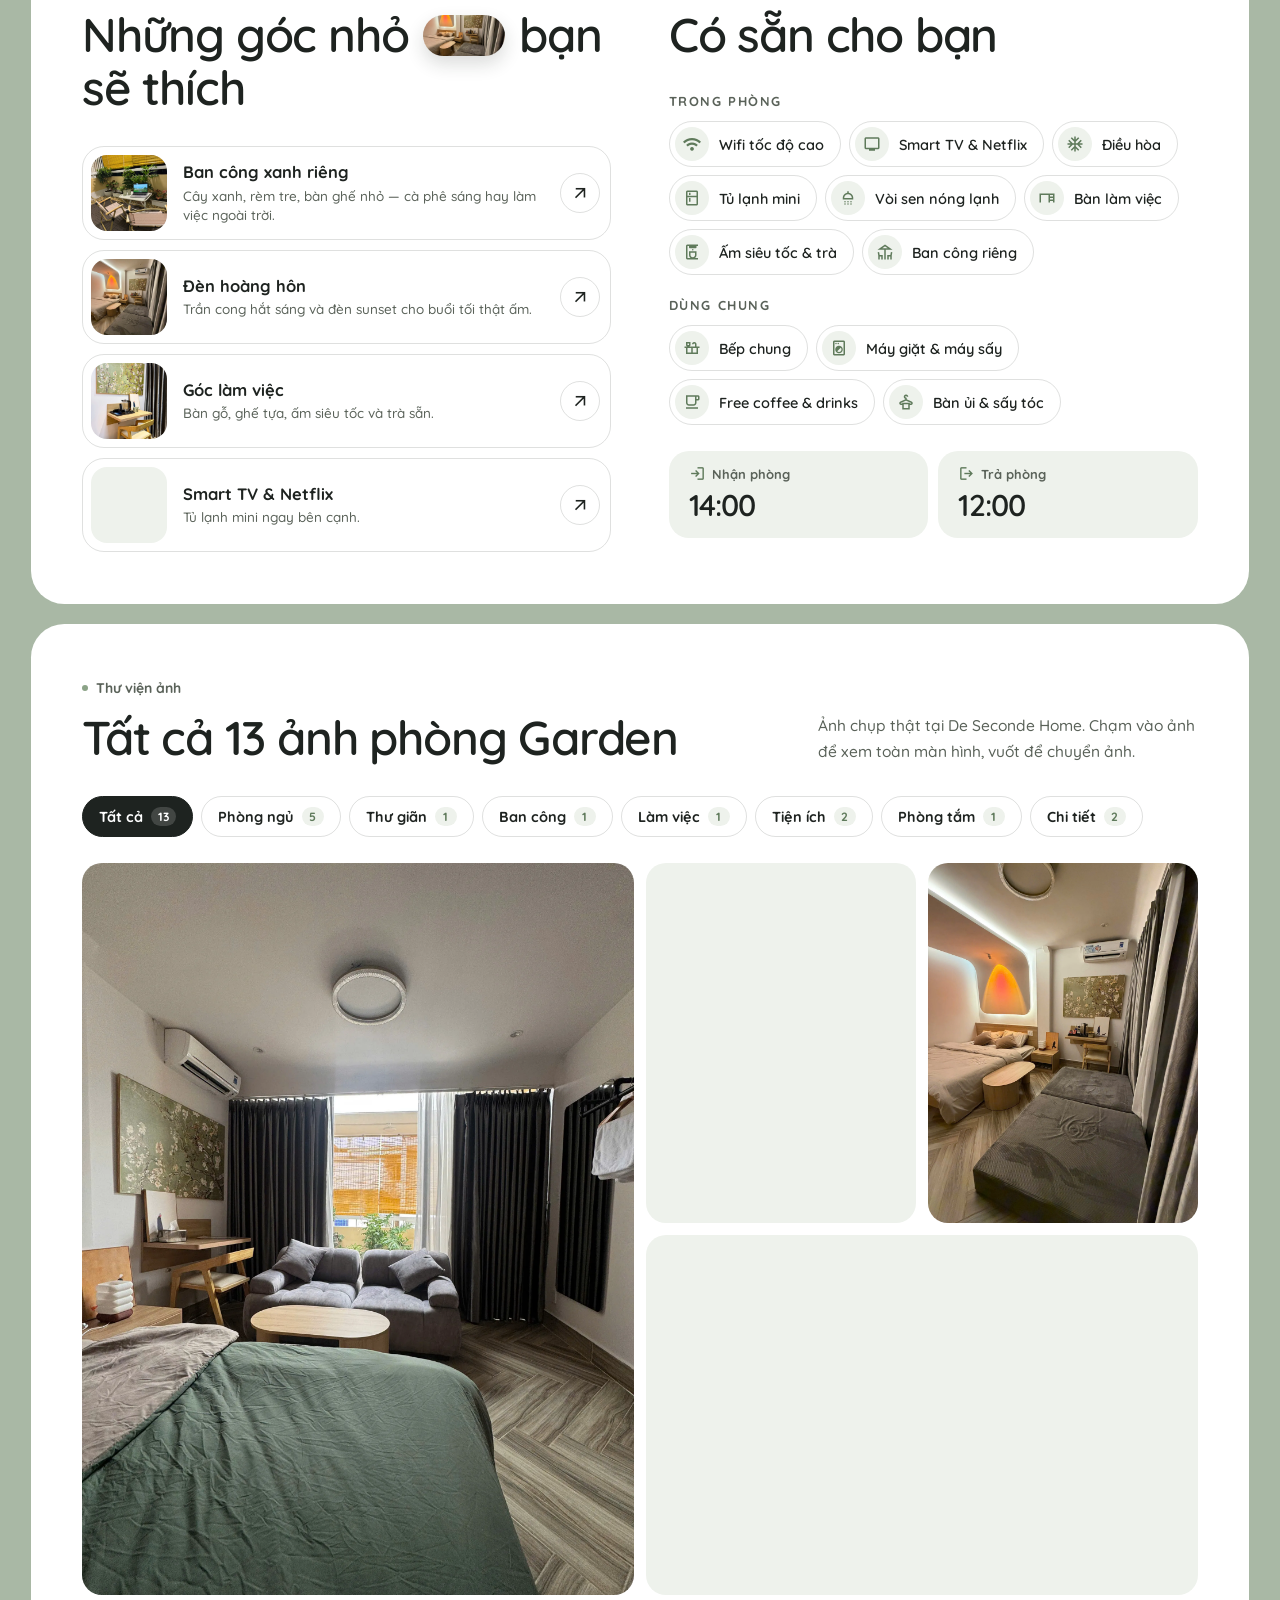
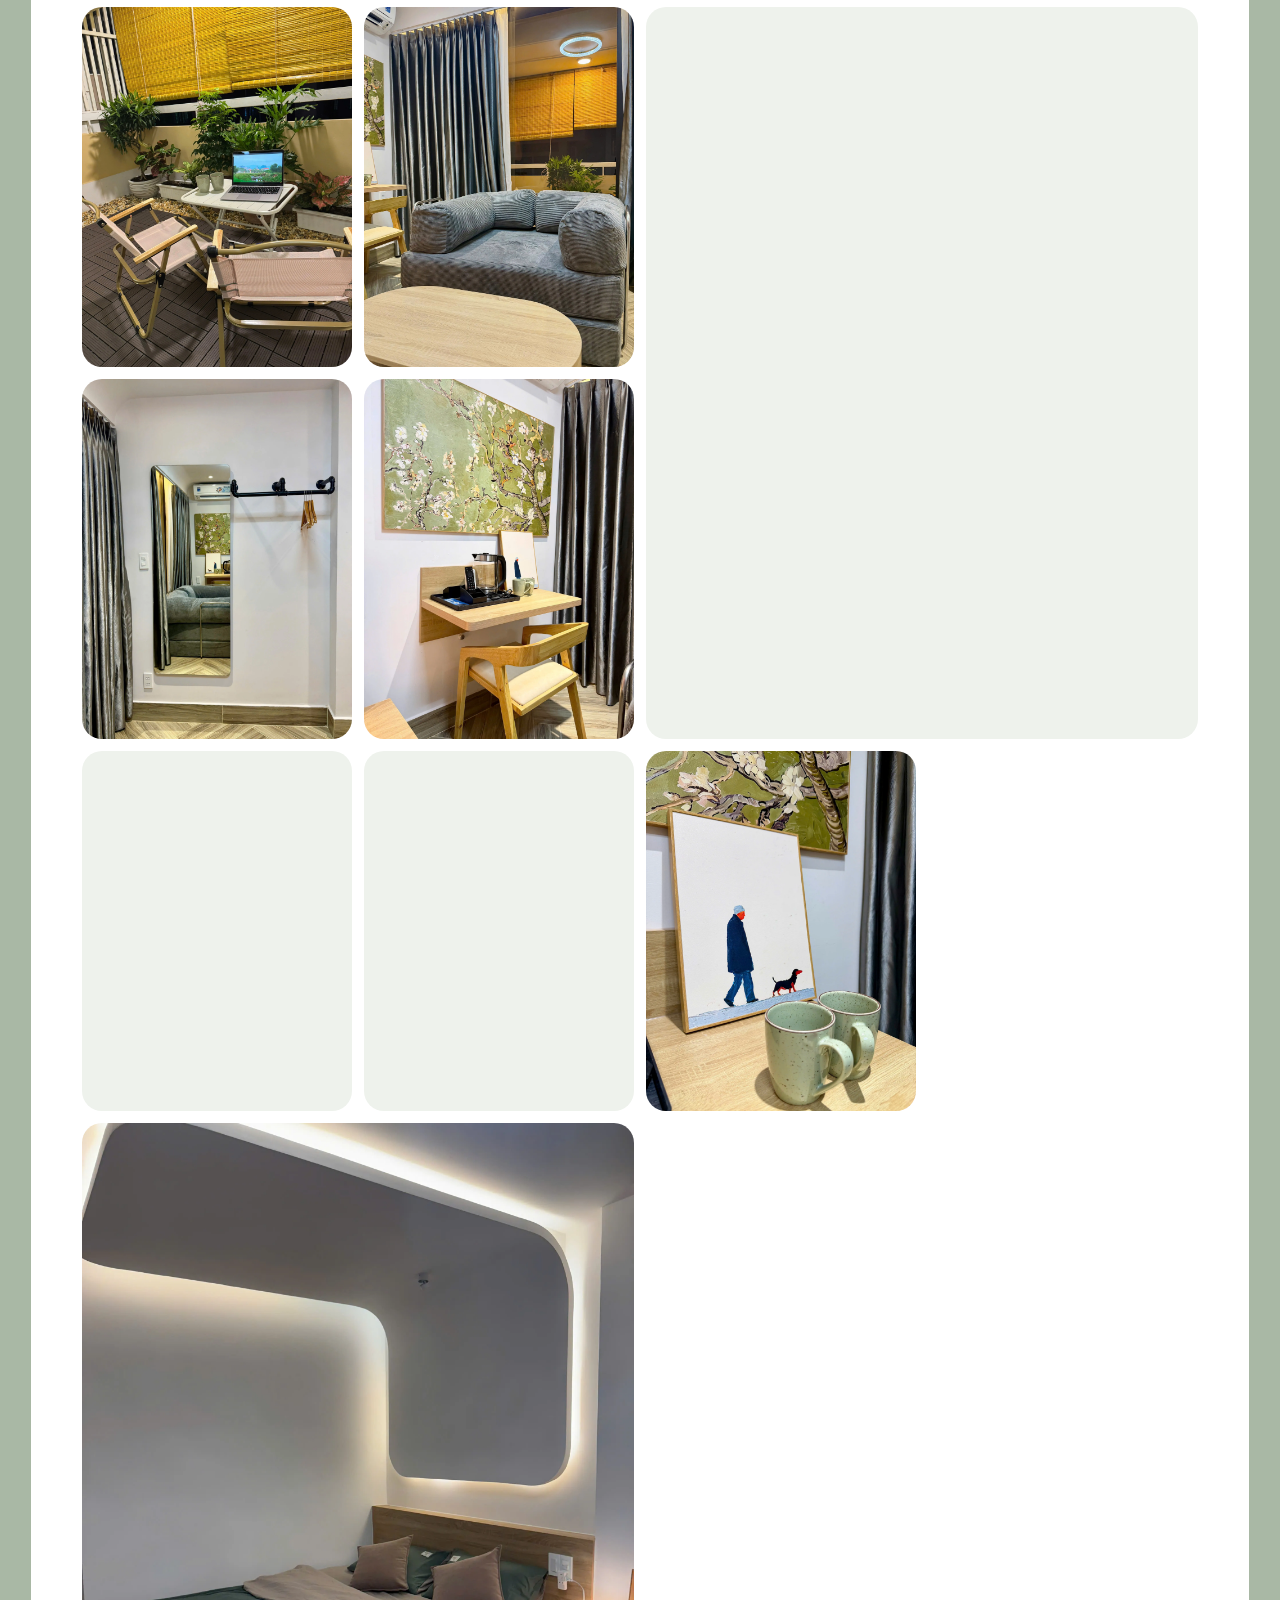
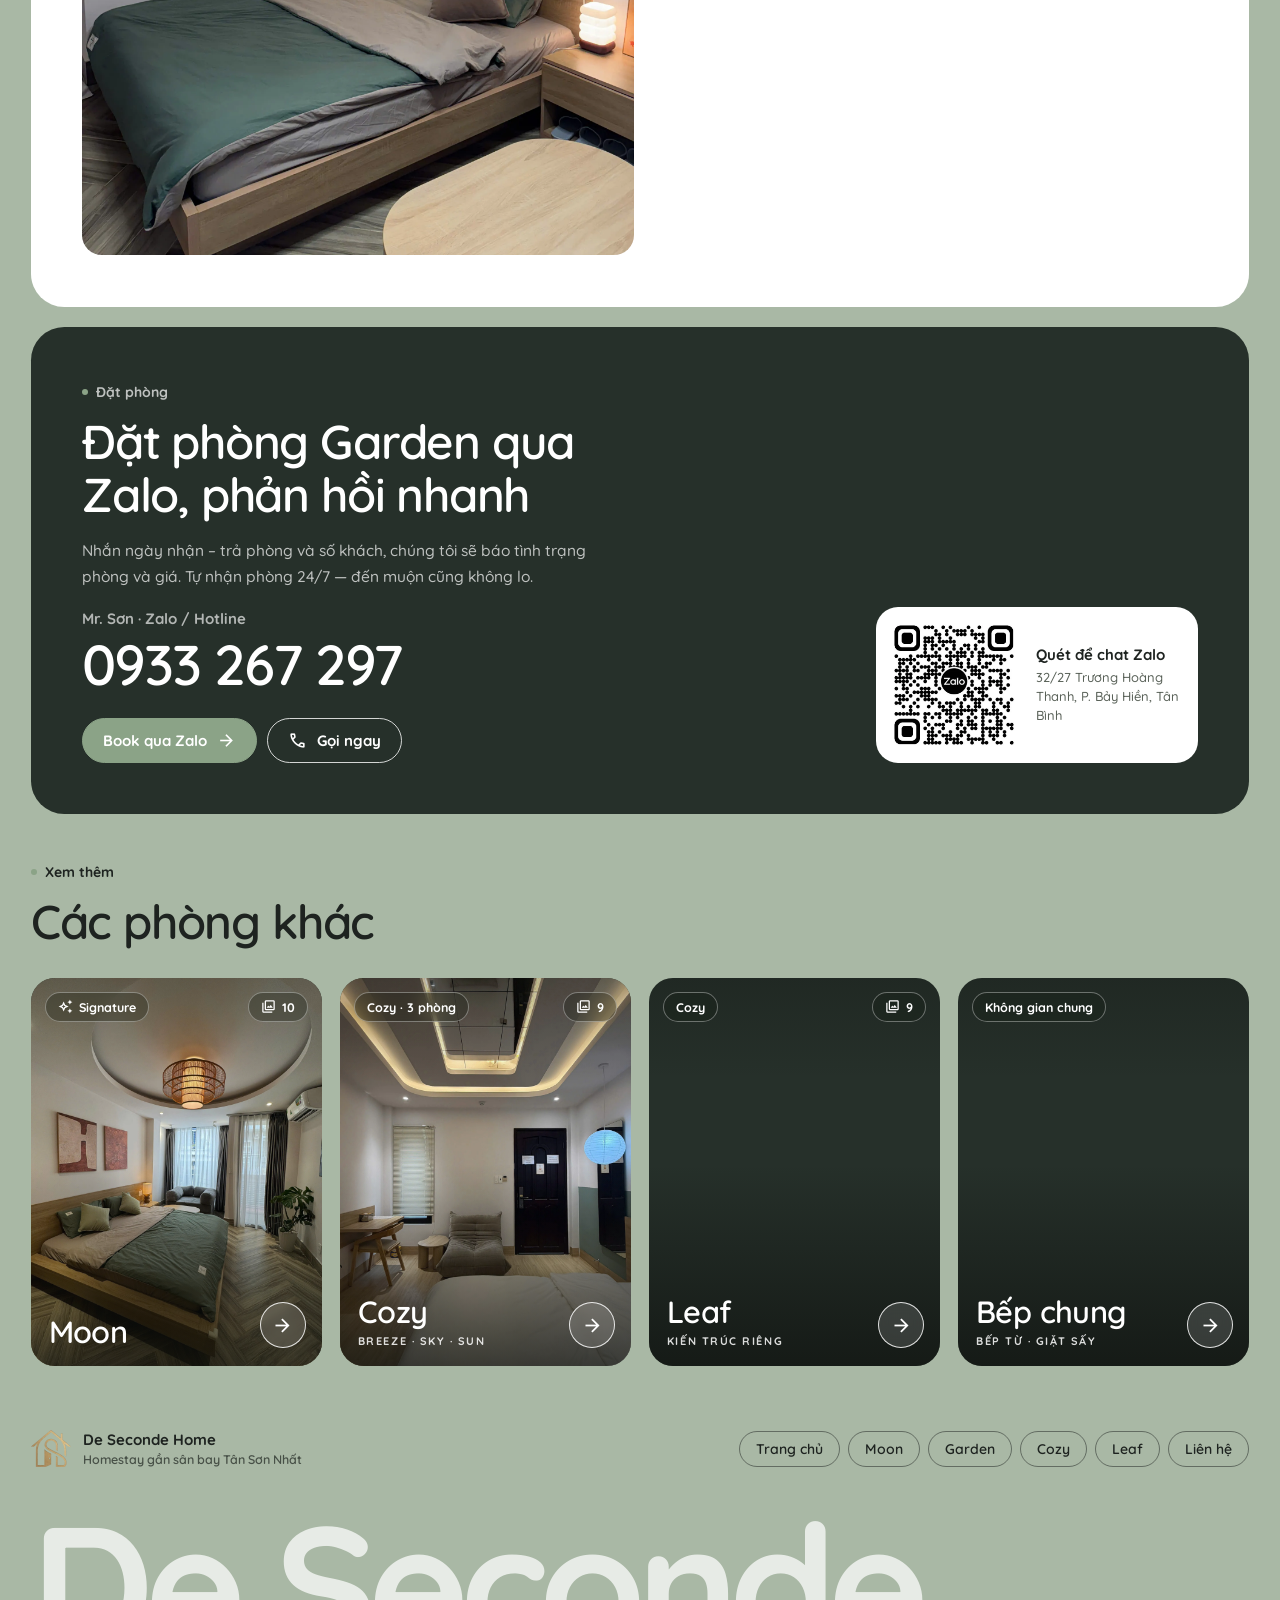
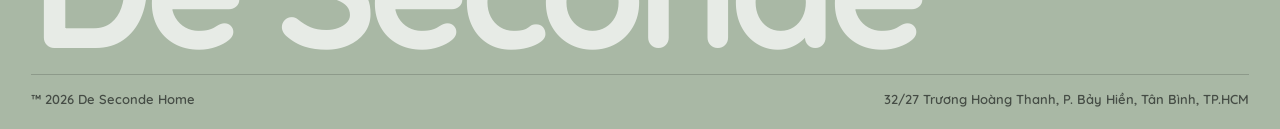
<file: rooms/garden/index.html>
<!DOCTYPE html>
<html lang="vi">
<head>
<meta charset="UTF-8">
<meta name="viewport" content="width=device-width, initial-scale=1.0, viewport-fit=cover">
<title>Phòng Garden · De Seconde Home | Homestay gần sân bay Tân Sơn Nhất</title>
<meta name="description" content="Phòng Garden (Signature) tại De Seconde Home — homestay gần sân bay Tân Sơn Nhất, Tân Bình. Ban công xanh riêng, đèn hoàng hôn, Smart TV, phòng tắm riêng. Xem 13 ảnh thật và đặt qua Zalo.">
<meta name="robots" content="index, follow">
<meta name="theme-color" content="#A9B8A5">
<link rel="icon" href="../../images/favicon.png" type="image/png" sizes="480x480">
<link rel="apple-touch-icon" href="../../images/apple-touch-icon.png">
<link rel="preconnect" href="https://fonts.googleapis.com">
<link rel="preconnect" href="https://fonts.gstatic.com" crossorigin>
<link rel="preload" as="image" href="../../images/rooms/garden/garden-04.webp" fetchpriority="high">
<link href="https://fonts.googleapis.com/css2?family=Quicksand:wght@500;600;700&display=swap" rel="stylesheet">
<link href="https://fonts.googleapis.com/css2?family=Material+Symbols+Outlined:opsz,wght,FILL,GRAD@24,400,0,0&display=block" rel="stylesheet">
<link rel="stylesheet" href="../room.css">
<link rel="canonical" href="https://desecondehome.com/rooms/garden/">

<meta property="og:type" content="website">
<meta property="og:site_name" content="De Seconde Home">
<meta property="og:locale" content="vi_VN">
<meta property="og:url" content="https://desecondehome.com/rooms/garden/">
<meta property="og:title" content="Phòng Garden · De Seconde Home">
<meta property="og:description" content="Phòng Garden (Signature) tại De Seconde Home — homestay gần sân bay Tân Sơn Nhất, Tân Bình. Ban công xanh riêng, đèn hoàng hôn, Smart TV, phòng tắm riêng. Xem 13 ảnh thật và đặt qua Zalo.">
<meta property="og:image" content="https://desecondehome.com/images/rooms/garden/garden-04.webp">
<meta property="og:image:alt" content="Phòng Garden tại De Seconde Home, homestay gần sân bay Tân Sơn Nhất">
<meta name="twitter:card" content="summary_large_image">
<meta name="twitter:title" content="Phòng Garden · De Seconde Home">
<meta name="twitter:description" content="Phòng Garden (Signature) tại De Seconde Home — homestay gần sân bay Tân Sơn Nhất, Tân Bình. Ban công xanh riêng, đèn hoàng hôn, Smart TV, phòng tắm riêng. Xem 13 ảnh thật và đặt qua Zalo.">
<meta name="twitter:image" content="https://desecondehome.com/images/rooms/garden/garden-04.webp">

<script type="application/ld+json">
{
  "@context": "https://schema.org",
  "@graph": [
    {
      "@type": "HotelRoom",
      "name": "Phòng Garden — De Seconde Home",
      "url": "https://desecondehome.com/rooms/garden/",
      "description": "Phòng Garden (Signature) tại De Seconde Home — homestay gần sân bay Tân Sơn Nhất, Tân Bình. Ban công xanh riêng, đèn hoàng hôn, Smart TV, phòng tắm riêng. Xem 13 ảnh thật và đặt qua Zalo.",
      "image": [
        "https://desecondehome.com/images/rooms/garden/garden-01.webp",
        "https://desecondehome.com/images/rooms/garden/garden-02.webp",
        "https://desecondehome.com/images/rooms/garden/garden-03.webp",
        "https://desecondehome.com/images/rooms/garden/garden-04.webp",
        "https://desecondehome.com/images/rooms/garden/garden-05.webp",
        "https://desecondehome.com/images/rooms/garden/garden-06.webp",
        "https://desecondehome.com/images/rooms/garden/garden-07.webp",
        "https://desecondehome.com/images/rooms/garden/garden-08.webp",
        "https://desecondehome.com/images/rooms/garden/garden-09.webp",
        "https://desecondehome.com/images/rooms/garden/garden-10.webp",
        "https://desecondehome.com/images/rooms/garden/garden-11.webp",
        "https://desecondehome.com/images/rooms/garden/garden-12.webp",
        "https://desecondehome.com/images/rooms/garden/garden-13.webp"
      ],
      "bed": {
        "@type": "BedDetails",
        "typeOfBed": "Double",
        "numberOfBeds": 1
      },
      "amenityFeature": [
        {
          "@type": "LocationFeatureSpecification",
          "name": "Wifi tốc độ cao",
          "value": true
        },
        {
          "@type": "LocationFeatureSpecification",
          "name": "Smart TV & Netflix",
          "value": true
        },
        {
          "@type": "LocationFeatureSpecification",
          "name": "Điều hòa",
          "value": true
        },
        {
          "@type": "LocationFeatureSpecification",
          "name": "Tủ lạnh mini",
          "value": true
        },
        {
          "@type": "LocationFeatureSpecification",
          "name": "Vòi sen nóng lạnh",
          "value": true
        },
        {
          "@type": "LocationFeatureSpecification",
          "name": "Bàn làm việc",
          "value": true
        },
        {
          "@type": "LocationFeatureSpecification",
          "name": "Ấm siêu tốc & trà",
          "value": true
        },
        {
          "@type": "LocationFeatureSpecification",
          "name": "Ban công riêng",
          "value": true
        }
      ],
      "containedInPlace": {
        "@type": "LodgingBusiness",
        "name": "De Seconde Home",
        "url": "https://desecondehome.com/",
        "telephone": "+84933267297"
      }
    },
    {
      "@type": "BreadcrumbList",
      "itemListElement": [
        {
          "@type": "ListItem",
          "position": 1,
          "name": "Trang chủ",
          "item": "https://desecondehome.com/"
        },
        {
          "@type": "ListItem",
          "position": 2,
          "name": "Phòng",
          "item": "https://desecondehome.com/#room-showcase"
        },
        {
          "@type": "ListItem",
          "position": 3,
          "name": "Phòng Garden",
          "item": "https://desecondehome.com/rooms/garden/"
        }
      ]
    }
  ]
}
</script>
</head>
<body data-room="Phòng Garden">

<div id="site">
<header class="topbar">
  <div class="topbar-in">
    <a class="round-btn tb-back" href="../../#room-showcase" aria-label="Về danh sách phòng"><span class="msi">arrow_back</span></a>
    <a class="tb-brand" href="../../"><img src="../../images/logo-mark.webp" alt="" width="26" height="24">De Seconde</a>
    <nav class="tb-rooms" aria-label="Các phòng">
        <a href="../moon/">Moon</a>
        <a href="../garden/" aria-current="page">Garden</a>
        <a href="../cozy/">Cozy</a>
        <a href="../leaf/">Leaf</a>
    </nav>
    <a class="pill-btn tb-book" href="https://zalo.me/0933267297" target="_blank" rel="noopener">Book</a>
  </div>
</header>

<main class="stack">

<section class="panel r-head">
  <div>
    <nav class="r-crumbs" aria-label="Breadcrumb">
      <a href="../../">Trang chủ</a><span class="msi" aria-hidden="true">chevron_right</span>
      <a href="../../#room-showcase">Phòng</a><span class="msi" aria-hidden="true">chevron_right</span>
      <span aria-current="page">Garden</span>
    </nav>
    <div class="r-titlebar">
      <h1 class="r-title"><span class="sr-only">Phòng </span>Garden<span class="ipill" aria-hidden="true"><img src="../../images/rooms/garden/garden-05.webp" alt=""></span></h1>
      <div class="r-tier">
        <span class="tag dark"><span class="msi">auto_awesome</span>Signature</span>
        <span class="tag"><span class="msi">potted_plant</span>Ban công xanh</span>
        <span class="tag"><span class="msi">photo_library</span>13 ảnh</span>
      </div>
    </div>
  </div>
  <div class="r-text">
    <div>
      <p class="r-lead">Phòng Signature có ban công xanh riêng — cây cảnh, rèm tre và bộ bàn ghế nhỏ cho ly cà phê buổi sáng.</p>
      <p class="r-desc">Bên trong là trần cong hắt sáng, đèn hoàng hôn và bức tranh hoa mơ lớn; sofa nhung, góc làm việc và Smart TV đủ cho cả kỳ nghỉ dài.</p>
    </div>
    <div class="r-ctas" id="head-cta">
      <a class="cta-main" href="https://zalo.me/0933267297" target="_blank" rel="noopener">
        <span class="cta-label">Book qua Zalo</span><span class="cta-ic"><span class="msi">arrow_forward</span></span>
      </a>
      <a class="cta-call" href="tel:+84933267297">0933 267 297 <span class="call-ic"><span class="msi">call</span></span></a>
    </div>
  </div>
  <div class="facts">
    <div class="fact"><span class="ic"><span class="msi">bed</span></span><div><b>Giường đôi</b><span>Chăn ga tinh tươm</span></div></div>
    <div class="fact"><span class="ic"><span class="msi">deck</span></span><div><b>Ban công xanh</b><span>Riêng cho phòng</span></div></div>
    <div class="fact"><span class="ic"><span class="msi">tv</span></span><div><b>Smart TV</b><span>Netflix sẵn</span></div></div>
    <div class="fact"><span class="ic"><span class="msi">shower</span></span><div><b>Phòng tắm riêng</b><span>Vòi sen nóng lạnh</span></div></div>
  </div>
</section>

<section class="reel-sec" aria-label="Ảnh nổi bật Phòng Garden">
  <div class="reel" id="reel"></div>
  <div class="reel-bar">
    <span class="reel-count" id="reel-count" aria-hidden="true">01</span>
    <span class="reel-track" aria-hidden="true"><span class="reel-thumb" id="reel-thumb"></span></span>
    <span class="reel-hint"><span class="msi">swipe</span>Vuốt</span>
    <div class="reel-nav">
      <button class="round-btn" id="reel-prev" type="button" aria-label="Ảnh trước"><span class="msi">west</span></button>
      <button class="round-btn" id="reel-next" type="button" aria-label="Ảnh sau"><span class="msi">east</span></button>
    </div>
  </div>
</section>

<section class="panel r-info reveal">
  <div>
    <span class="kicker">Điểm nhấn</span>
    <h2 class="h2">Những góc nhỏ <span class="ipill"><img src="../../images/rooms/garden/garden-04.webp" alt="" loading="lazy"></span> bạn sẽ thích</h2>
    <div class="hl-list">
      <button class="hl" type="button" data-photo="5">
        <span class="hl-img"><img src="../../images/rooms/garden/garden-05.webp" alt="" loading="lazy" decoding="async"></span>
        <span class="hl-txt"><b>Ban công xanh riêng</b><span>Cây xanh, rèm tre, bàn ghế nhỏ — cà phê sáng hay làm việc ngoài trời.</span></span>
        <span class="round-btn" aria-hidden="true"><span class="msi">arrow_outward</span></span>
      </button>
      <button class="hl" type="button" data-photo="4">
        <span class="hl-img"><img src="../../images/rooms/garden/garden-04.webp" alt="" loading="lazy" decoding="async"></span>
        <span class="hl-txt"><b>Đèn hoàng hôn</b><span>Trần cong hắt sáng và đèn sunset cho buổi tối thật ấm.</span></span>
        <span class="round-btn" aria-hidden="true"><span class="msi">arrow_outward</span></span>
      </button>
      <button class="hl" type="button" data-photo="9">
        <span class="hl-img"><img src="../../images/rooms/garden/garden-09.webp" alt="" loading="lazy" decoding="async"></span>
        <span class="hl-txt"><b>Góc làm việc</b><span>Bàn gỗ, ghế tựa, ấm siêu tốc và trà sẵn.</span></span>
        <span class="round-btn" aria-hidden="true"><span class="msi">arrow_outward</span></span>
      </button>
      <button class="hl" type="button" data-photo="7">
        <span class="hl-img"><img src="../../images/rooms/garden/garden-07.webp" alt="" loading="lazy" decoding="async"></span>
        <span class="hl-txt"><b>Smart TV &amp; Netflix</b><span>Tủ lạnh mini ngay bên cạnh.</span></span>
        <span class="round-btn" aria-hidden="true"><span class="msi">arrow_outward</span></span>
      </button>
    </div>
  </div>
  <div>
    <span class="kicker">Tiện nghi</span>
    <h2 class="h2">Có sẵn cho bạn</h2>
    <div class="amen-group" style="margin-top:clamp(20px,2.6vw,32px)">
      <h3>Trong phòng</h3>
      <div class="amen-list">
        <span class="amen-item"><span class="ic"><span class="msi">wifi</span></span>Wifi tốc độ cao</span>
        <span class="amen-item"><span class="ic"><span class="msi">tv</span></span>Smart TV &amp; Netflix</span>
        <span class="amen-item"><span class="ic"><span class="msi">ac_unit</span></span>Điều hòa</span>
        <span class="amen-item"><span class="ic"><span class="msi">kitchen</span></span>Tủ lạnh mini</span>
        <span class="amen-item"><span class="ic"><span class="msi">shower</span></span>Vòi sen nóng lạnh</span>
        <span class="amen-item"><span class="ic"><span class="msi">desk</span></span>Bàn làm việc</span>
        <span class="amen-item"><span class="ic"><span class="msi">coffee_maker</span></span>Ấm siêu tốc &amp; trà</span>
        <span class="amen-item"><span class="ic"><span class="msi">deck</span></span>Ban công riêng</span>
      </div>
    </div>
    <div class="amen-group">
      <h3>Dùng chung</h3>
      <div class="amen-list">
        <span class="amen-item"><span class="ic"><span class="msi">countertops</span></span>Bếp chung</span>
        <span class="amen-item"><span class="ic"><span class="msi">local_laundry_service</span></span>Máy giặt &amp; máy sấy</span>
        <span class="amen-item"><span class="ic"><span class="msi">local_cafe</span></span>Free coffee &amp; drinks</span>
        <span class="amen-item"><span class="ic"><span class="msi">dry_cleaning</span></span>Bàn ủi &amp; sấy tóc</span>
      </div>
    </div>
    <div class="times">
      <div class="time"><span><span class="msi">login</span>Nhận phòng</span><b>14:00</b></div>
      <div class="time"><span><span class="msi">logout</span>Trả phòng</span><b>12:00</b></div>
    </div>
  </div>
</section>

<section class="panel reveal" id="thu-vien">
  <div class="sec-head">
    <div>
      <span class="kicker">Thư viện ảnh</span>
      <h2 class="h2">Tất cả 13 ảnh phòng Garden</h2>
    </div>
    <p class="sec-aside">Ảnh chụp thật tại De Seconde Home. Chạm vào ảnh để xem toàn màn hình, vuốt để chuyển ảnh.</p>
  </div>
  <div class="filters" id="filters" role="toolbar" aria-label="Lọc ảnh theo góc phòng"></div>
  <div class="grid-wrap">
    <div class="grid" id="grid">
      <figure class="g-item" data-cat="bed"><a href="../../images/rooms/garden/garden-01.webp"><img src="../../images/rooms/garden/garden-01.webp" alt="Toàn cảnh phòng nhìn ra cửa sổ — Phòng Garden, De Seconde Home Tân Bình" loading="lazy" decoding="async"></a><figcaption class="gchip">Toàn cảnh phòng nhìn ra cửa sổ</figcaption></figure>
      <figure class="g-item" data-cat="bed"><a href="../../images/rooms/garden/garden-02.webp"><img src="../../images/rooms/garden/garden-02.webp" alt="Giường đôi dưới trần cong hắt sáng — Phòng Garden, De Seconde Home Tân Bình" loading="lazy" decoding="async"></a><figcaption class="gchip">Giường đôi dưới trần cong hắt sáng</figcaption></figure>
      <figure class="g-item" data-cat="bed" data-wide><a href="../../images/rooms/garden/garden-03.webp"><img src="../../images/rooms/garden/garden-03.webp" alt="Đèn hoàng hôn trên đầu giường — Phòng Garden, De Seconde Home Tân Bình" loading="lazy" decoding="async"></a><figcaption class="gchip">Đèn hoàng hôn trên đầu giường</figcaption></figure>
      <figure class="g-item" data-cat="bed" data-hero="1"><a href="../../images/rooms/garden/garden-04.webp"><img src="../../images/rooms/garden/garden-04.webp" alt="Giường, sofa &amp; đèn hoàng hôn — Phòng Garden, De Seconde Home Tân Bình" loading="lazy" decoding="async"></a><figcaption class="gchip">Giường, sofa &amp; đèn hoàng hôn</figcaption></figure>
      <figure class="g-item" data-cat="balcony" data-hero="2"><a href="../../images/rooms/garden/garden-05.webp"><img src="../../images/rooms/garden/garden-05.webp" alt="Ban công xanh riêng — Phòng Garden, De Seconde Home Tân Bình" loading="lazy" decoding="async"></a><figcaption class="gchip">Ban công xanh riêng</figcaption></figure>
      <figure class="g-item" data-cat="relax" data-hero="3"><a href="../../images/rooms/garden/garden-06.webp"><img src="../../images/rooms/garden/garden-06.webp" alt="Sofa nhung nhìn ra ban công — Phòng Garden, De Seconde Home Tân Bình" loading="lazy" decoding="async"></a><figcaption class="gchip">Sofa nhung nhìn ra ban công</figcaption></figure>
      <figure class="g-item" data-cat="util" data-hero="5"><a href="../../images/rooms/garden/garden-07.webp"><img src="../../images/rooms/garden/garden-07.webp" alt="Smart TV &amp; tủ lạnh mini — Phòng Garden, De Seconde Home Tân Bình" loading="lazy" decoding="async"></a><figcaption class="gchip">Smart TV &amp; tủ lạnh mini</figcaption></figure>
      <figure class="g-item" data-cat="util"><a href="../../images/rooms/garden/garden-08.webp"><img src="../../images/rooms/garden/garden-08.webp" alt="Gương đứng &amp; giá treo đồ — Phòng Garden, De Seconde Home Tân Bình" loading="lazy" decoding="async"></a><figcaption class="gchip">Gương đứng &amp; giá treo đồ</figcaption></figure>
      <figure class="g-item" data-cat="work" data-hero="4"><a href="../../images/rooms/garden/garden-09.webp"><img src="../../images/rooms/garden/garden-09.webp" alt="Góc làm việc &amp; ấm siêu tốc — Phòng Garden, De Seconde Home Tân Bình" loading="lazy" decoding="async"></a><figcaption class="gchip">Góc làm việc &amp; ấm siêu tốc</figcaption></figure>
      <figure class="g-item" data-cat="detail"><a href="../../images/rooms/garden/garden-10.webp"><img src="../../images/rooms/garden/garden-10.webp" alt="Đèn ngủ &amp; tranh minh hoạ — Phòng Garden, De Seconde Home Tân Bình" loading="lazy" decoding="async"></a><figcaption class="gchip">Đèn ngủ &amp; tranh minh hoạ</figcaption></figure>
      <figure class="g-item" data-cat="bath" data-hero="6"><a href="../../images/rooms/garden/garden-11.webp"><img src="../../images/rooms/garden/garden-11.webp" alt="Phòng tắm riêng — Phòng Garden, De Seconde Home Tân Bình" loading="lazy" decoding="async"></a><figcaption class="gchip">Phòng tắm riêng</figcaption></figure>
      <figure class="g-item" data-cat="detail"><a href="../../images/rooms/garden/garden-12.webp"><img src="../../images/rooms/garden/garden-12.webp" alt="Tranh &amp; cốc gốm — Phòng Garden, De Seconde Home Tân Bình" loading="lazy" decoding="async"></a><figcaption class="gchip">Tranh &amp; cốc gốm</figcaption></figure>
      <figure class="g-item" data-cat="bed"><a href="../../images/rooms/garden/garden-13.webp"><img src="../../images/rooms/garden/garden-13.webp" alt="Giường đôi chăn xanh rêu — Phòng Garden, De Seconde Home Tân Bình" loading="lazy" decoding="async"></a><figcaption class="gchip">Giường đôi chăn xanh rêu</figcaption></figure>
    </div>
  </div>
</section>

<section class="panel panel-dark book reveal" id="dat-phong">
  <div>
    <span class="kicker">Đặt phòng</span>
    <h2 class="h2">Đặt phòng Garden qua Zalo, phản hồi nhanh</h2>
    <p>Nhắn ngày nhận – trả phòng và số khách, chúng tôi sẽ báo tình trạng phòng và giá. Tự nhận phòng 24/7 — đến muộn cũng không lo.</p>
    <a class="hotline" href="tel:+84933267297"><small>Mr. Sơn · Zalo / Hotline</small>0933 267 297</a>
    <div class="book-ctas">
      <a class="pill-btn solid" href="https://zalo.me/0933267297" target="_blank" rel="noopener">Book qua Zalo <span class="msi">arrow_forward</span></a>
      <a class="pill-btn ghost" href="tel:+84933267297"><span class="msi">call</span>Gọi ngay</a>
    </div>
  </div>
  <div class="qr-card">
    <img src="../../images/zalo-qr.webp" alt="QR Zalo De Seconde Home" loading="lazy" decoding="async">
    <div><b>Quét để chat Zalo</b><span>32/27 Trương Hoàng Thanh, P. Bảy Hiền, Tân Bình</span></div>
  </div>
</section>

<section class="reveal" aria-labelledby="others-h">
  <div class="sec-head" style="max-width:1280px;margin-left:auto;margin-right:auto;padding-top:clamp(12px,2vw,24px)">
    <div>
      <span class="kicker" style="color:var(--ink)">Xem thêm</span>
      <h2 class="h2" id="others-h">Các phòng khác</h2>
    </div>
  </div>
  <div class="others" style="max-width:1280px;margin:0 auto">
    <a class="room" href="../moon/">
      <img src="../../images/rooms/moon/moon-01.webp" alt="Phòng Moon tại De Seconde Home" loading="lazy" decoding="async">
      <div class="room-top"><span class="gchip"><span class="msi">auto_awesome</span>Signature</span><span class="gchip count"><span class="msi">photo_library</span>10</span></div>
      <div class="room-body">
        <div>
          <h3 class="room-name">Moon</h3>
        </div>
        <span class="round-btn"><span class="msi">arrow_forward</span></span>
      </div>
    </a>
    <a class="room" href="../cozy/">
      <img src="../../images/rooms/cozy/cozy-08.webp" alt="Phòng Cozy tại De Seconde Home" loading="lazy" decoding="async">
      <div class="room-top"><span class="gchip">Cozy · 3 phòng</span><span class="gchip count"><span class="msi">photo_library</span>9</span></div>
      <div class="room-body">
        <div>
          <h3 class="room-name">Cozy</h3><div class="room-sub">Breeze · Sky · Sun</div>
        </div>
        <span class="round-btn"><span class="msi">arrow_forward</span></span>
      </div>
    </a>
    <a class="room" href="../leaf/">
      <img src="../../images/rooms/leaf/leaf-01.webp" alt="Phòng Leaf tại De Seconde Home" loading="lazy" decoding="async">
      <div class="room-top"><span class="gchip">Cozy</span><span class="gchip count"><span class="msi">photo_library</span>9</span></div>
      <div class="room-body">
        <div>
          <h3 class="room-name">Leaf</h3><div class="room-sub">Kiến trúc riêng</div>
        </div>
        <span class="round-btn"><span class="msi">arrow_forward</span></span>
      </div>
    </a>
    <a class="room common" href="../../#khong-gian">
      <img src="../../images/common/kitchen-02.webp" alt="Bếp chung và máy giặt sấy tại De Seconde Home" loading="lazy" decoding="async">
      <div class="room-top"><span class="gchip">Không gian chung</span></div>
      <div class="room-body">
        <div>
          <h3 class="room-name">Bếp chung</h3>
          <div class="room-sub">Bếp từ · Giặt sấy</div>
        </div>
        <span class="round-btn"><span class="msi">arrow_forward</span></span>
      </div>
    </a>
  </div>
</section>

</main>

<footer>
  <div class="foot-top">
    <div class="foot-brand">
      <img src="../../images/logo-mark.webp" alt="De Seconde Home logo" width="40" height="37" loading="lazy">
      <div>De Seconde Home<small>Homestay gần sân bay Tân Sơn Nhất</small></div>
    </div>
    <nav class="foot-nav" aria-label="Liên kết cuối trang">
      <a href="../../">Trang chủ</a>
      <a href="../moon/">Moon</a>
      <a href="../garden/">Garden</a>
      <a href="../cozy/">Cozy</a>
      <a href="../leaf/">Leaf</a>
      <a href="../../#lien-he">Liên hệ</a>
    </nav>
  </div>
  <div class="wordmark" aria-hidden="true">De Seconde</div>
  <div class="foot-bottom">
    <span>™ 2026 De Seconde Home</span>
    <span>32/27 Trương Hoàng Thanh, P. Bảy Hiền, Tân Bình, TP.HCM</span>
  </div>
</footer>

<div class="book-bar" id="book-bar">
  <div class="bb-txt"><b>Phòng Garden</b><span>Signature</span></div>
  <a class="round-btn bb-call" href="tel:+84933267297" aria-label="Gọi 0933 267 297"><span class="msi">call</span></a>
  <a class="bb-zalo" href="https://zalo.me/0933267297" target="_blank" rel="noopener">Book qua Zalo <span class="msi">arrow_forward</span></a>
</div>
</div>

<div class="lb" id="lb" role="dialog" aria-modal="true" aria-label="Xem ảnh Phòng Garden" aria-hidden="true">
  <div class="lb-top">
    <span class="lb-count" id="lb-count"></span>
    <span class="lb-name" id="lb-name"></span>
    <button class="round-btn lb-close" id="lb-close" type="button" aria-label="Đóng"><span class="msi">close</span></button>
  </div>
  <div class="lb-stage">
    <div class="lb-track" id="lb-track"></div>
    <button class="round-btn lb-nav lb-prev" id="lb-prev" type="button" aria-label="Ảnh trước"><span class="msi">west</span></button>
    <button class="round-btn lb-nav lb-next" id="lb-next" type="button" aria-label="Ảnh sau"><span class="msi">east</span></button>
  </div>
  <div class="lb-bottom">
    <p class="lb-cap" id="lb-cap" aria-live="polite"></p>
    <div class="lb-thumbs" id="lb-thumbs"></div>
    <p class="lb-hint">Vuốt ngang để chuyển ảnh · vuốt xuống để đóng</p>
  </div>
</div>

<script src="../room.js"></script>
</body>
</html>
</file>
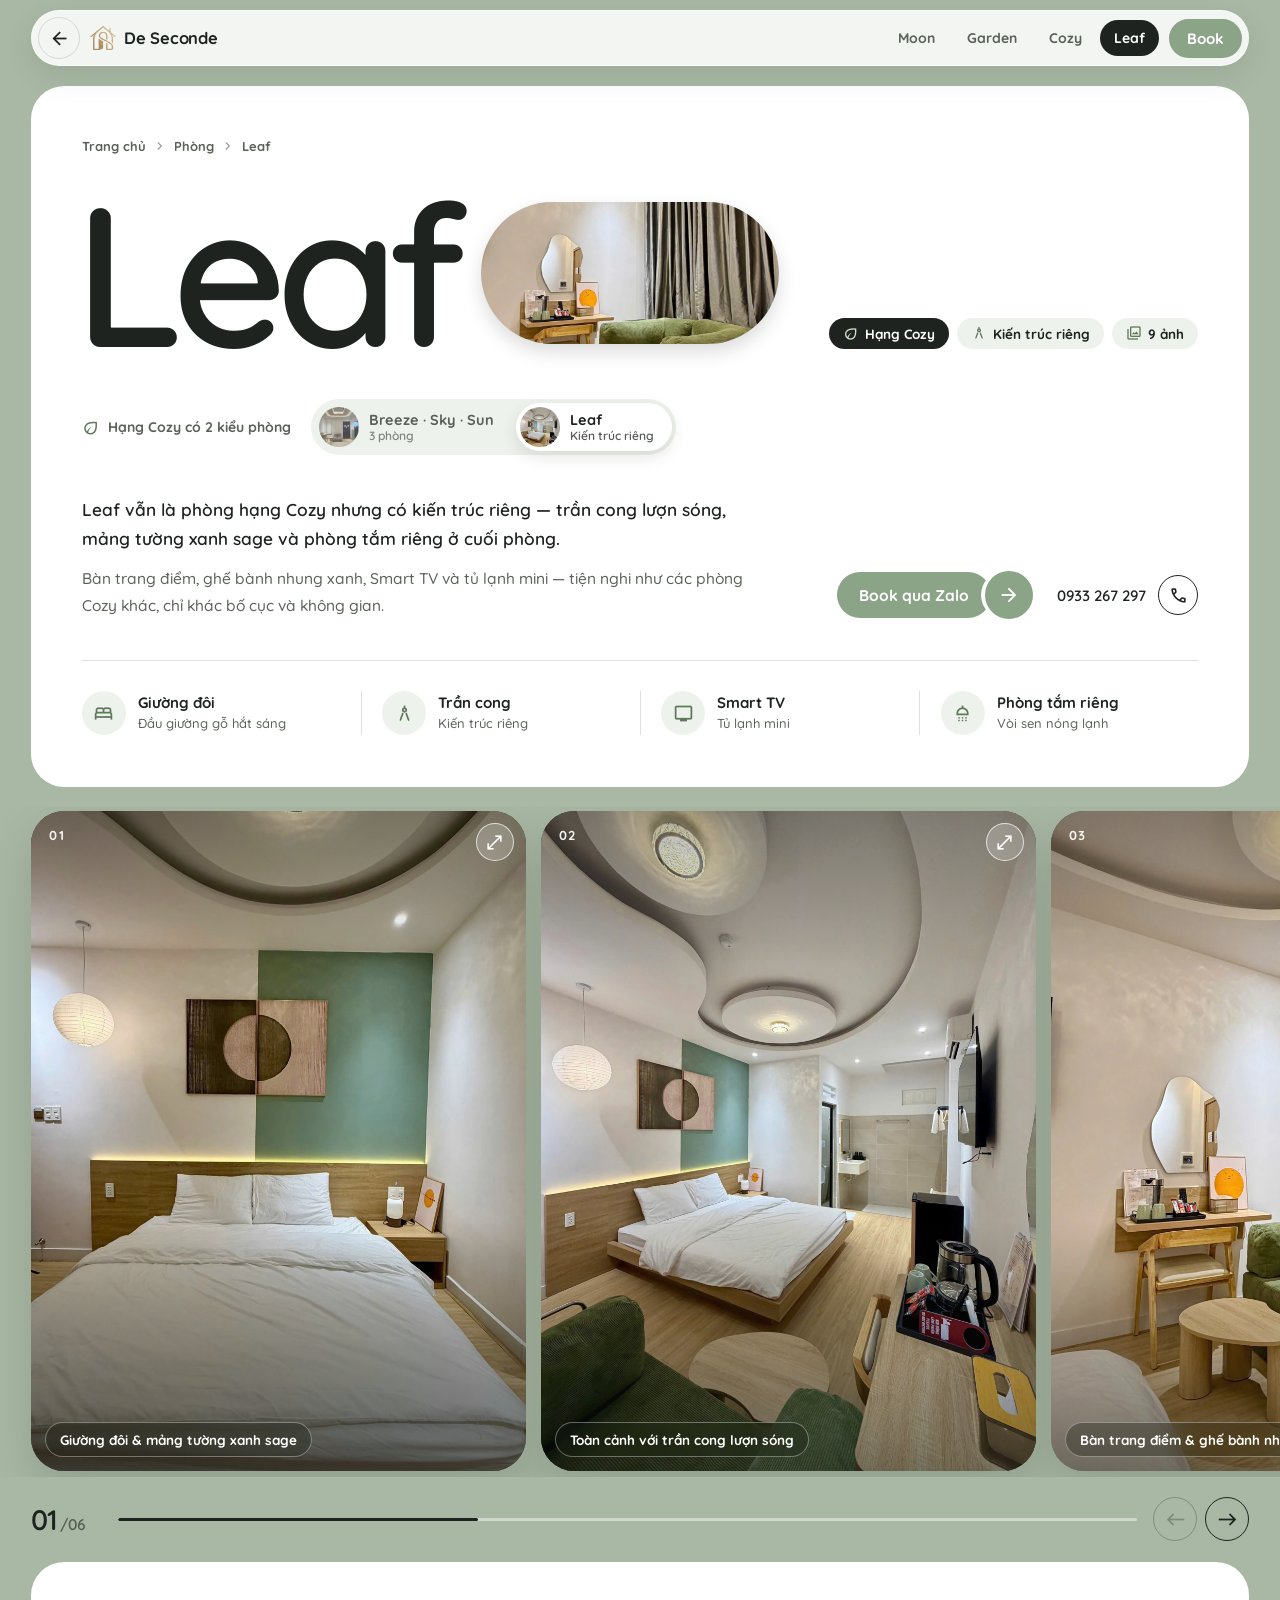
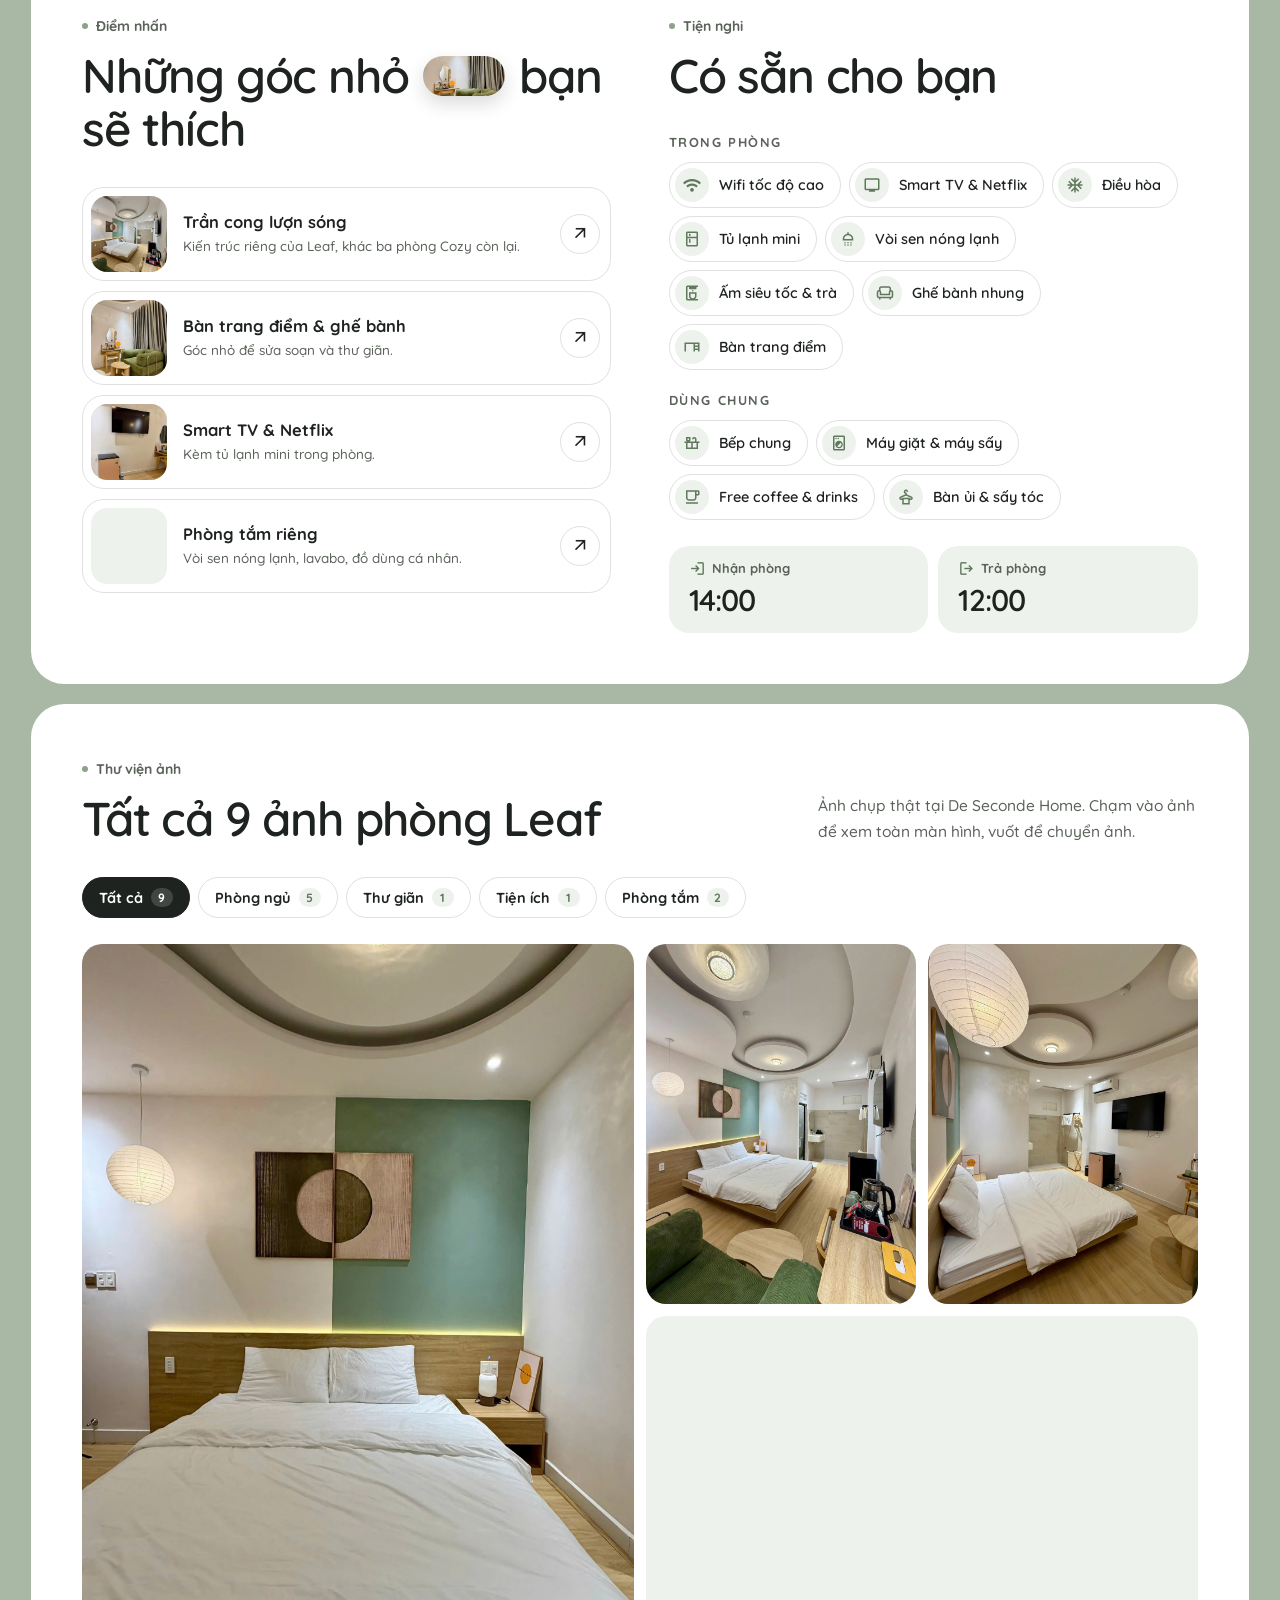
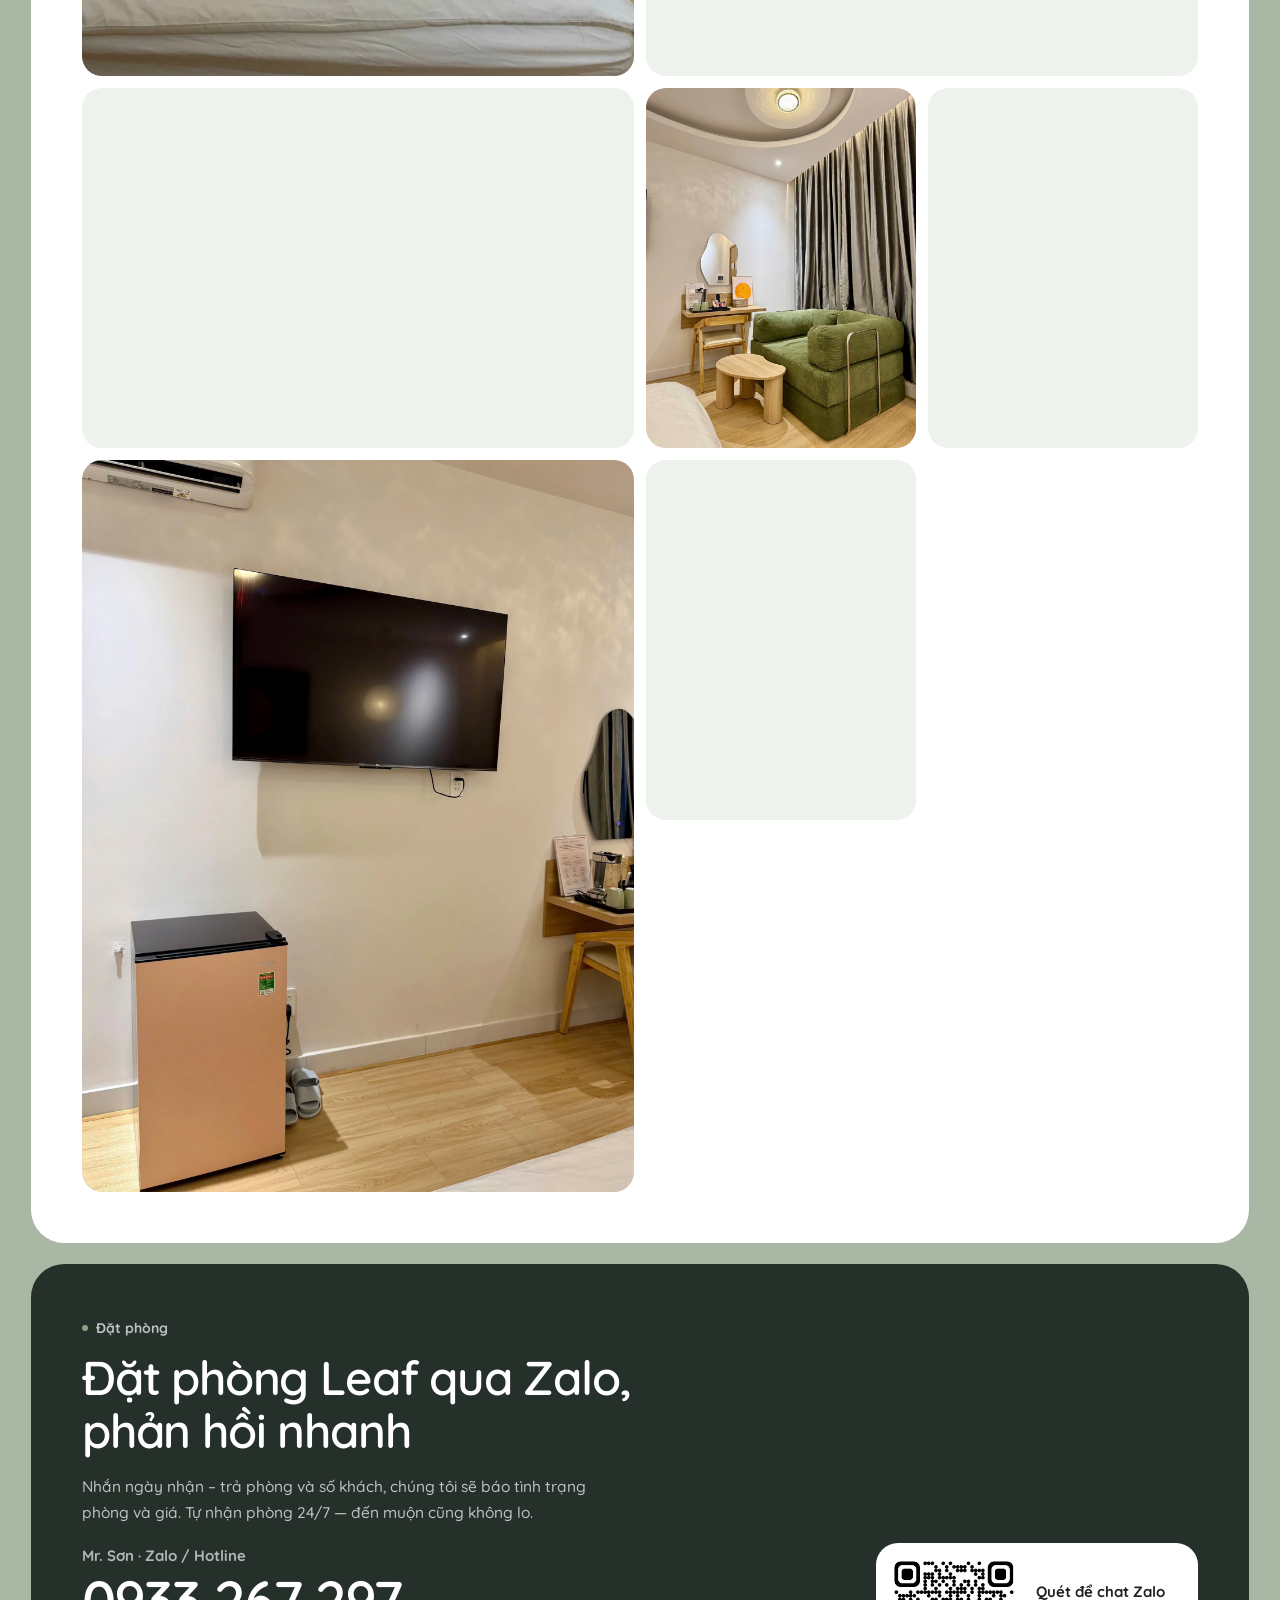
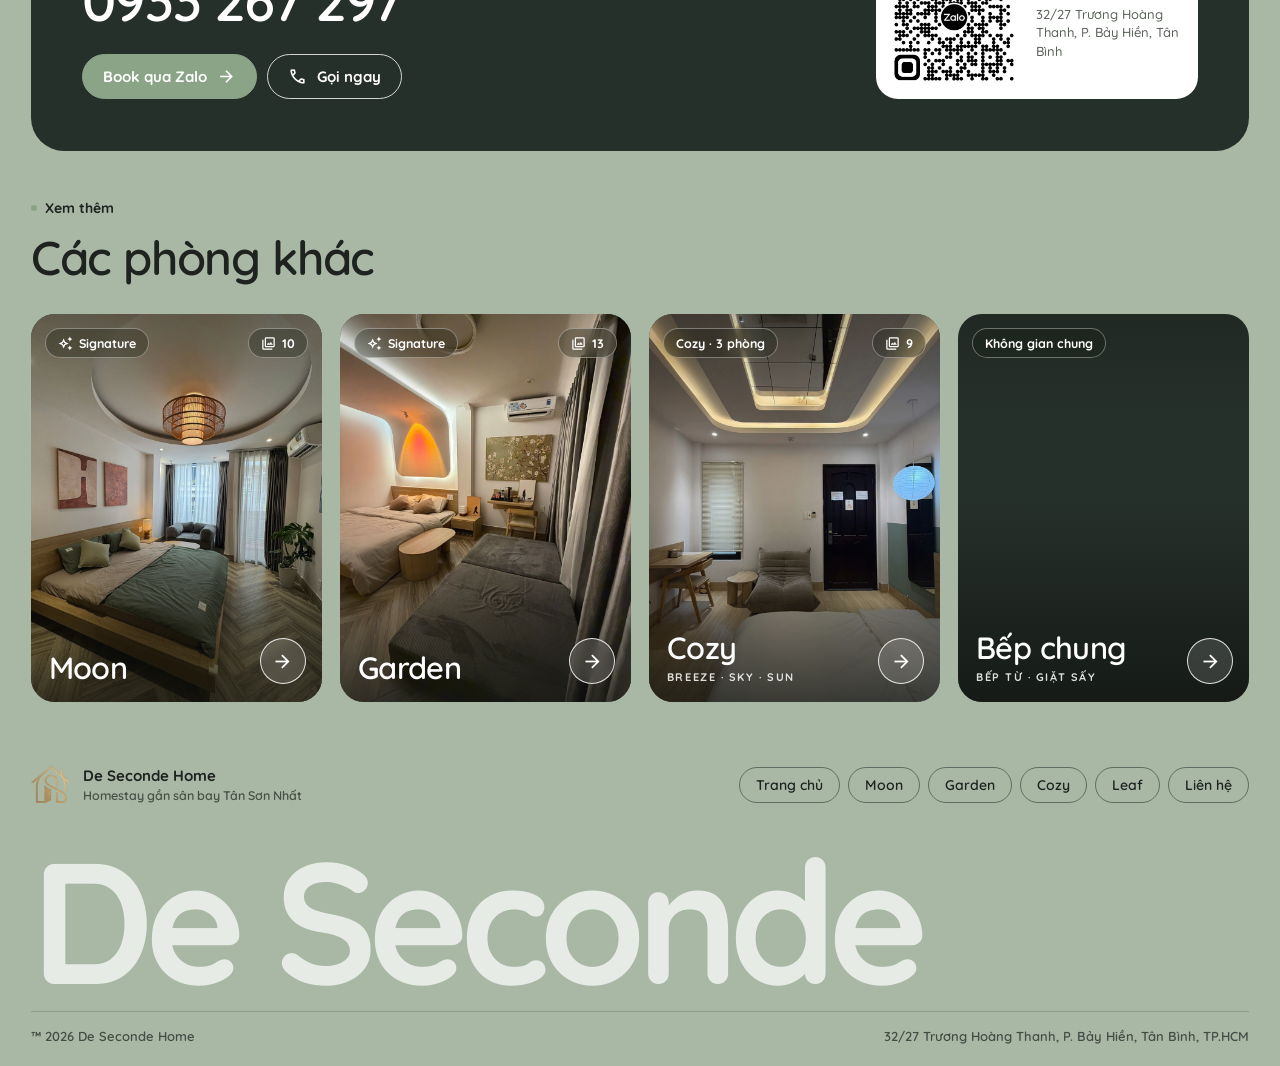
<file: rooms/leaf/index.html>
<!DOCTYPE html>
<html lang="vi">
<head>
<meta charset="UTF-8">
<meta name="viewport" content="width=device-width, initial-scale=1.0, viewport-fit=cover">
<title>Phòng Leaf · De Seconde Home | Homestay gần sân bay Tân Sơn Nhất</title>
<meta name="description" content="Phòng Leaf (hạng Cozy) tại De Seconde Home — homestay gần sân bay Tân Sơn Nhất, Tân Bình. Trần cong, ghế bành nhung, Smart TV, phòng tắm riêng. Xem 9 ảnh thật và đặt qua Zalo.">
<meta name="robots" content="index, follow">
<meta name="theme-color" content="#A9B8A5">
<link rel="icon" href="../../images/favicon.png" type="image/png" sizes="480x480">
<link rel="apple-touch-icon" href="../../images/apple-touch-icon.png">
<link rel="preconnect" href="https://fonts.googleapis.com">
<link rel="preconnect" href="https://fonts.gstatic.com" crossorigin>
<link rel="preload" as="image" href="../../images/rooms/leaf/leaf-01.webp" fetchpriority="high">
<link href="https://fonts.googleapis.com/css2?family=Quicksand:wght@500;600;700&display=swap" rel="stylesheet">
<link href="https://fonts.googleapis.com/css2?family=Material+Symbols+Outlined:opsz,wght,FILL,GRAD@24,400,0,0&display=block" rel="stylesheet">
<link rel="stylesheet" href="../room.css">
<link rel="canonical" href="https://desecondehome.com/rooms/leaf/">

<meta property="og:type" content="website">
<meta property="og:site_name" content="De Seconde Home">
<meta property="og:locale" content="vi_VN">
<meta property="og:url" content="https://desecondehome.com/rooms/leaf/">
<meta property="og:title" content="Phòng Leaf · De Seconde Home">
<meta property="og:description" content="Phòng Leaf (hạng Cozy) tại De Seconde Home — homestay gần sân bay Tân Sơn Nhất, Tân Bình. Trần cong, ghế bành nhung, Smart TV, phòng tắm riêng. Xem 9 ảnh thật và đặt qua Zalo.">
<meta property="og:image" content="https://desecondehome.com/images/rooms/leaf/leaf-01.webp">
<meta property="og:image:alt" content="Phòng Leaf tại De Seconde Home, homestay gần sân bay Tân Sơn Nhất">
<meta name="twitter:card" content="summary_large_image">
<meta name="twitter:title" content="Phòng Leaf · De Seconde Home">
<meta name="twitter:description" content="Phòng Leaf (hạng Cozy) tại De Seconde Home — homestay gần sân bay Tân Sơn Nhất, Tân Bình. Trần cong, ghế bành nhung, Smart TV, phòng tắm riêng. Xem 9 ảnh thật và đặt qua Zalo.">
<meta name="twitter:image" content="https://desecondehome.com/images/rooms/leaf/leaf-01.webp">

<script type="application/ld+json">
{
  "@context": "https://schema.org",
  "@graph": [
    {
      "@type": "HotelRoom",
      "name": "Phòng Leaf — De Seconde Home",
      "url": "https://desecondehome.com/rooms/leaf/",
      "description": "Phòng Leaf (hạng Cozy) tại De Seconde Home — homestay gần sân bay Tân Sơn Nhất, Tân Bình. Trần cong, ghế bành nhung, Smart TV, phòng tắm riêng. Xem 9 ảnh thật và đặt qua Zalo.",
      "image": [
        "https://desecondehome.com/images/rooms/leaf/leaf-01.webp",
        "https://desecondehome.com/images/rooms/leaf/leaf-02.webp",
        "https://desecondehome.com/images/rooms/leaf/leaf-03.webp",
        "https://desecondehome.com/images/rooms/leaf/leaf-04.webp",
        "https://desecondehome.com/images/rooms/leaf/leaf-05.webp",
        "https://desecondehome.com/images/rooms/leaf/leaf-06.webp",
        "https://desecondehome.com/images/rooms/leaf/leaf-07.webp",
        "https://desecondehome.com/images/rooms/leaf/leaf-08.webp",
        "https://desecondehome.com/images/rooms/leaf/leaf-09.webp"
      ],
      "bed": {
        "@type": "BedDetails",
        "typeOfBed": "Double",
        "numberOfBeds": 1
      },
      "amenityFeature": [
        {
          "@type": "LocationFeatureSpecification",
          "name": "Wifi tốc độ cao",
          "value": true
        },
        {
          "@type": "LocationFeatureSpecification",
          "name": "Smart TV & Netflix",
          "value": true
        },
        {
          "@type": "LocationFeatureSpecification",
          "name": "Điều hòa",
          "value": true
        },
        {
          "@type": "LocationFeatureSpecification",
          "name": "Tủ lạnh mini",
          "value": true
        },
        {
          "@type": "LocationFeatureSpecification",
          "name": "Vòi sen nóng lạnh",
          "value": true
        },
        {
          "@type": "LocationFeatureSpecification",
          "name": "Ấm siêu tốc & trà",
          "value": true
        },
        {
          "@type": "LocationFeatureSpecification",
          "name": "Ghế bành nhung",
          "value": true
        },
        {
          "@type": "LocationFeatureSpecification",
          "name": "Bàn trang điểm",
          "value": true
        }
      ],
      "containedInPlace": {
        "@type": "LodgingBusiness",
        "name": "De Seconde Home",
        "url": "https://desecondehome.com/",
        "telephone": "+84933267297"
      }
    },
    {
      "@type": "BreadcrumbList",
      "itemListElement": [
        {
          "@type": "ListItem",
          "position": 1,
          "name": "Trang chủ",
          "item": "https://desecondehome.com/"
        },
        {
          "@type": "ListItem",
          "position": 2,
          "name": "Phòng",
          "item": "https://desecondehome.com/#room-showcase"
        },
        {
          "@type": "ListItem",
          "position": 3,
          "name": "Phòng Leaf",
          "item": "https://desecondehome.com/rooms/leaf/"
        }
      ]
    }
  ]
}
</script>
</head>
<body data-room="Phòng Leaf">

<div id="site">
<header class="topbar">
  <div class="topbar-in">
    <a class="round-btn tb-back" href="../../#room-showcase" aria-label="Về danh sách phòng"><span class="msi">arrow_back</span></a>
    <a class="tb-brand" href="../../"><img src="../../images/logo-mark.webp" alt="" width="26" height="24">De Seconde</a>
    <nav class="tb-rooms" aria-label="Các phòng">
        <a href="../moon/">Moon</a>
        <a href="../garden/">Garden</a>
        <a href="../cozy/">Cozy</a>
        <a href="../leaf/" aria-current="page">Leaf</a>
    </nav>
    <a class="pill-btn tb-book" href="https://zalo.me/0933267297" target="_blank" rel="noopener">Book</a>
  </div>
</header>

<main class="stack">

<section class="panel r-head">
  <div>
    <nav class="r-crumbs" aria-label="Breadcrumb">
      <a href="../../">Trang chủ</a><span class="msi" aria-hidden="true">chevron_right</span>
      <a href="../../#room-showcase">Phòng</a><span class="msi" aria-hidden="true">chevron_right</span>
      <span aria-current="page">Leaf</span>
    </nav>
    <div class="r-titlebar">
      <h1 class="r-title"><span class="sr-only">Phòng </span>Leaf<span class="ipill" aria-hidden="true"><img src="../../images/rooms/leaf/leaf-06.webp" alt=""></span></h1>
      <div class="r-tier">
        <span class="tag dark"><span class="msi">eco</span>Hạng Cozy</span>
        <span class="tag"><span class="msi">architecture</span>Kiến trúc riêng</span>
        <span class="tag"><span class="msi">photo_library</span>9 ảnh</span>
      </div>
    </div>
  </div>
  <nav class="variants" aria-label="Các kiểu phòng Cozy">
    <span class="variants-label"><span class="msi">eco</span>Hạng Cozy có 2 kiểu phòng</span>
    <div class="seg">
      <a href="../cozy/"><img src="../../images/rooms/cozy/cozy-08.webp" alt="" loading="lazy"><span><b>Breeze · Sky · Sun</b><small>3 phòng</small></span></a>
      <a href="../leaf/" aria-current="page"><img src="../../images/rooms/leaf/leaf-02.webp" alt="" loading="lazy"><span><b>Leaf</b><small>Kiến trúc riêng</small></span></a>
    </div>
  </nav>
  <div class="r-text">
    <div>
      <p class="r-lead">Leaf vẫn là phòng hạng Cozy nhưng có kiến trúc riêng — trần cong lượn sóng, mảng tường xanh sage và phòng tắm riêng ở cuối phòng.</p>
      <p class="r-desc">Bàn trang điểm, ghế bành nhung xanh, Smart TV và tủ lạnh mini — tiện nghi như các phòng Cozy khác, chỉ khác bố cục và không gian.</p>
    </div>
    <div class="r-ctas" id="head-cta">
      <a class="cta-main" href="https://zalo.me/0933267297" target="_blank" rel="noopener">
        <span class="cta-label">Book qua Zalo</span><span class="cta-ic"><span class="msi">arrow_forward</span></span>
      </a>
      <a class="cta-call" href="tel:+84933267297">0933 267 297 <span class="call-ic"><span class="msi">call</span></span></a>
    </div>
  </div>
  <div class="facts">
    <div class="fact"><span class="ic"><span class="msi">bed</span></span><div><b>Giường đôi</b><span>Đầu giường gỗ hắt sáng</span></div></div>
    <div class="fact"><span class="ic"><span class="msi">architecture</span></span><div><b>Trần cong</b><span>Kiến trúc riêng</span></div></div>
    <div class="fact"><span class="ic"><span class="msi">tv</span></span><div><b>Smart TV</b><span>Tủ lạnh mini</span></div></div>
    <div class="fact"><span class="ic"><span class="msi">shower</span></span><div><b>Phòng tắm riêng</b><span>Vòi sen nóng lạnh</span></div></div>
  </div>
</section>

<section class="reel-sec" aria-label="Ảnh nổi bật Phòng Leaf">
  <div class="reel" id="reel"></div>
  <div class="reel-bar">
    <span class="reel-count" id="reel-count" aria-hidden="true">01</span>
    <span class="reel-track" aria-hidden="true"><span class="reel-thumb" id="reel-thumb"></span></span>
    <span class="reel-hint"><span class="msi">swipe</span>Vuốt</span>
    <div class="reel-nav">
      <button class="round-btn" id="reel-prev" type="button" aria-label="Ảnh trước"><span class="msi">west</span></button>
      <button class="round-btn" id="reel-next" type="button" aria-label="Ảnh sau"><span class="msi">east</span></button>
    </div>
  </div>
</section>

<section class="panel r-info reveal">
  <div>
    <span class="kicker">Điểm nhấn</span>
    <h2 class="h2">Những góc nhỏ <span class="ipill"><img src="../../images/rooms/leaf/leaf-06.webp" alt="" loading="lazy"></span> bạn sẽ thích</h2>
    <div class="hl-list">
      <button class="hl" type="button" data-photo="2">
        <span class="hl-img"><img src="../../images/rooms/leaf/leaf-02.webp" alt="" loading="lazy" decoding="async"></span>
        <span class="hl-txt"><b>Trần cong lượn sóng</b><span>Kiến trúc riêng của Leaf, khác ba phòng Cozy còn lại.</span></span>
        <span class="round-btn" aria-hidden="true"><span class="msi">arrow_outward</span></span>
      </button>
      <button class="hl" type="button" data-photo="6">
        <span class="hl-img"><img src="../../images/rooms/leaf/leaf-06.webp" alt="" loading="lazy" decoding="async"></span>
        <span class="hl-txt"><b>Bàn trang điểm &amp; ghế bành</b><span>Góc nhỏ để sửa soạn và thư giãn.</span></span>
        <span class="round-btn" aria-hidden="true"><span class="msi">arrow_outward</span></span>
      </button>
      <button class="hl" type="button" data-photo="7">
        <span class="hl-img"><img src="../../images/rooms/leaf/leaf-07.webp" alt="" loading="lazy" decoding="async"></span>
        <span class="hl-txt"><b>Smart TV &amp; Netflix</b><span>Kèm tủ lạnh mini trong phòng.</span></span>
        <span class="round-btn" aria-hidden="true"><span class="msi">arrow_outward</span></span>
      </button>
      <button class="hl" type="button" data-photo="8">
        <span class="hl-img"><img src="../../images/rooms/leaf/leaf-08.webp" alt="" loading="lazy" decoding="async"></span>
        <span class="hl-txt"><b>Phòng tắm riêng</b><span>Vòi sen nóng lạnh, lavabo, đồ dùng cá nhân.</span></span>
        <span class="round-btn" aria-hidden="true"><span class="msi">arrow_outward</span></span>
      </button>
    </div>
  </div>
  <div>
    <span class="kicker">Tiện nghi</span>
    <h2 class="h2">Có sẵn cho bạn</h2>
    <div class="amen-group" style="margin-top:clamp(20px,2.6vw,32px)">
      <h3>Trong phòng</h3>
      <div class="amen-list">
        <span class="amen-item"><span class="ic"><span class="msi">wifi</span></span>Wifi tốc độ cao</span>
        <span class="amen-item"><span class="ic"><span class="msi">tv</span></span>Smart TV &amp; Netflix</span>
        <span class="amen-item"><span class="ic"><span class="msi">ac_unit</span></span>Điều hòa</span>
        <span class="amen-item"><span class="ic"><span class="msi">kitchen</span></span>Tủ lạnh mini</span>
        <span class="amen-item"><span class="ic"><span class="msi">shower</span></span>Vòi sen nóng lạnh</span>
        <span class="amen-item"><span class="ic"><span class="msi">coffee_maker</span></span>Ấm siêu tốc &amp; trà</span>
        <span class="amen-item"><span class="ic"><span class="msi">chair</span></span>Ghế bành nhung</span>
        <span class="amen-item"><span class="ic"><span class="msi">desk</span></span>Bàn trang điểm</span>
      </div>
    </div>
    <div class="amen-group">
      <h3>Dùng chung</h3>
      <div class="amen-list">
        <span class="amen-item"><span class="ic"><span class="msi">countertops</span></span>Bếp chung</span>
        <span class="amen-item"><span class="ic"><span class="msi">local_laundry_service</span></span>Máy giặt &amp; máy sấy</span>
        <span class="amen-item"><span class="ic"><span class="msi">local_cafe</span></span>Free coffee &amp; drinks</span>
        <span class="amen-item"><span class="ic"><span class="msi">dry_cleaning</span></span>Bàn ủi &amp; sấy tóc</span>
      </div>
    </div>
    <div class="times">
      <div class="time"><span><span class="msi">login</span>Nhận phòng</span><b>14:00</b></div>
      <div class="time"><span><span class="msi">logout</span>Trả phòng</span><b>12:00</b></div>
    </div>
  </div>
</section>

<section class="panel reveal" id="thu-vien">
  <div class="sec-head">
    <div>
      <span class="kicker">Thư viện ảnh</span>
      <h2 class="h2">Tất cả 9 ảnh phòng Leaf</h2>
    </div>
    <p class="sec-aside">Ảnh chụp thật tại De Seconde Home. Chạm vào ảnh để xem toàn màn hình, vuốt để chuyển ảnh.</p>
  </div>
  <div class="filters" id="filters" role="toolbar" aria-label="Lọc ảnh theo góc phòng"></div>
  <div class="grid-wrap">
    <div class="grid" id="grid">
      <figure class="g-item" data-cat="bed" data-hero="1"><a href="../../images/rooms/leaf/leaf-01.webp"><img src="../../images/rooms/leaf/leaf-01.webp" alt="Giường đôi &amp; mảng tường xanh sage — Phòng Leaf, De Seconde Home Tân Bình" loading="lazy" decoding="async"></a><figcaption class="gchip">Giường đôi &amp; mảng tường xanh sage</figcaption></figure>
      <figure class="g-item" data-cat="bed" data-hero="2"><a href="../../images/rooms/leaf/leaf-02.webp"><img src="../../images/rooms/leaf/leaf-02.webp" alt="Toàn cảnh với trần cong lượn sóng — Phòng Leaf, De Seconde Home Tân Bình" loading="lazy" decoding="async"></a><figcaption class="gchip">Toàn cảnh với trần cong lượn sóng</figcaption></figure>
      <figure class="g-item" data-cat="bed" data-hero="4"><a href="../../images/rooms/leaf/leaf-03.webp"><img src="../../images/rooms/leaf/leaf-03.webp" alt="Đèn lồng giấy dưới trần cong — Phòng Leaf, De Seconde Home Tân Bình" loading="lazy" decoding="async"></a><figcaption class="gchip">Đèn lồng giấy dưới trần cong</figcaption></figure>
      <figure class="g-item" data-cat="bed" data-wide><a href="../../images/rooms/leaf/leaf-04.webp"><img src="../../images/rooms/leaf/leaf-04.webp" alt="Toàn cảnh phòng Leaf — Phòng Leaf, De Seconde Home Tân Bình" loading="lazy" decoding="async"></a><figcaption class="gchip">Toàn cảnh phòng Leaf</figcaption></figure>
      <figure class="g-item" data-cat="bed" data-wide><a href="../../images/rooms/leaf/leaf-05.webp"><img src="../../images/rooms/leaf/leaf-05.webp" alt="Giường đôi &amp; gương đứng — Phòng Leaf, De Seconde Home Tân Bình" loading="lazy" decoding="async"></a><figcaption class="gchip">Giường đôi &amp; gương đứng</figcaption></figure>
      <figure class="g-item" data-cat="relax" data-hero="3"><a href="../../images/rooms/leaf/leaf-06.webp"><img src="../../images/rooms/leaf/leaf-06.webp" alt="Bàn trang điểm &amp; ghế bành nhung — Phòng Leaf, De Seconde Home Tân Bình" loading="lazy" decoding="async"></a><figcaption class="gchip">Bàn trang điểm &amp; ghế bành nhung</figcaption></figure>
      <figure class="g-item" data-cat="util" data-hero="5"><a href="../../images/rooms/leaf/leaf-07.webp"><img src="../../images/rooms/leaf/leaf-07.webp" alt="Smart TV &amp; tủ lạnh mini — Phòng Leaf, De Seconde Home Tân Bình" loading="lazy" decoding="async"></a><figcaption class="gchip">Smart TV &amp; tủ lạnh mini</figcaption></figure>
      <figure class="g-item" data-cat="bath" data-hero="6"><a href="../../images/rooms/leaf/leaf-08.webp"><img src="../../images/rooms/leaf/leaf-08.webp" alt="Lavabo &amp; gương viền gỗ — Phòng Leaf, De Seconde Home Tân Bình" loading="lazy" decoding="async"></a><figcaption class="gchip">Lavabo &amp; gương viền gỗ</figcaption></figure>
      <figure class="g-item" data-cat="bath"><a href="../../images/rooms/leaf/leaf-09.webp"><img src="../../images/rooms/leaf/leaf-09.webp" alt="Vòi sen nóng lạnh — Phòng Leaf, De Seconde Home Tân Bình" loading="lazy" decoding="async"></a><figcaption class="gchip">Vòi sen nóng lạnh</figcaption></figure>
    </div>
  </div>
</section>

<section class="panel panel-dark book reveal" id="dat-phong">
  <div>
    <span class="kicker">Đặt phòng</span>
    <h2 class="h2">Đặt phòng Leaf qua Zalo, phản hồi nhanh</h2>
    <p>Nhắn ngày nhận – trả phòng và số khách, chúng tôi sẽ báo tình trạng phòng và giá. Tự nhận phòng 24/7 — đến muộn cũng không lo.</p>
    <a class="hotline" href="tel:+84933267297"><small>Mr. Sơn · Zalo / Hotline</small>0933 267 297</a>
    <div class="book-ctas">
      <a class="pill-btn solid" href="https://zalo.me/0933267297" target="_blank" rel="noopener">Book qua Zalo <span class="msi">arrow_forward</span></a>
      <a class="pill-btn ghost" href="tel:+84933267297"><span class="msi">call</span>Gọi ngay</a>
    </div>
  </div>
  <div class="qr-card">
    <img src="../../images/zalo-qr.webp" alt="QR Zalo De Seconde Home" loading="lazy" decoding="async">
    <div><b>Quét để chat Zalo</b><span>32/27 Trương Hoàng Thanh, P. Bảy Hiền, Tân Bình</span></div>
  </div>
</section>

<section class="reveal" aria-labelledby="others-h">
  <div class="sec-head" style="max-width:1280px;margin-left:auto;margin-right:auto;padding-top:clamp(12px,2vw,24px)">
    <div>
      <span class="kicker" style="color:var(--ink)">Xem thêm</span>
      <h2 class="h2" id="others-h">Các phòng khác</h2>
    </div>
  </div>
  <div class="others" style="max-width:1280px;margin:0 auto">
    <a class="room" href="../moon/">
      <img src="../../images/rooms/moon/moon-01.webp" alt="Phòng Moon tại De Seconde Home" loading="lazy" decoding="async">
      <div class="room-top"><span class="gchip"><span class="msi">auto_awesome</span>Signature</span><span class="gchip count"><span class="msi">photo_library</span>10</span></div>
      <div class="room-body">
        <div>
          <h3 class="room-name">Moon</h3>
        </div>
        <span class="round-btn"><span class="msi">arrow_forward</span></span>
      </div>
    </a>
    <a class="room" href="../garden/">
      <img src="../../images/rooms/garden/garden-04.webp" alt="Phòng Garden tại De Seconde Home" loading="lazy" decoding="async">
      <div class="room-top"><span class="gchip"><span class="msi">auto_awesome</span>Signature</span><span class="gchip count"><span class="msi">photo_library</span>13</span></div>
      <div class="room-body">
        <div>
          <h3 class="room-name">Garden</h3>
        </div>
        <span class="round-btn"><span class="msi">arrow_forward</span></span>
      </div>
    </a>
    <a class="room" href="../cozy/">
      <img src="../../images/rooms/cozy/cozy-08.webp" alt="Phòng Cozy tại De Seconde Home" loading="lazy" decoding="async">
      <div class="room-top"><span class="gchip">Cozy · 3 phòng</span><span class="gchip count"><span class="msi">photo_library</span>9</span></div>
      <div class="room-body">
        <div>
          <h3 class="room-name">Cozy</h3><div class="room-sub">Breeze · Sky · Sun</div>
        </div>
        <span class="round-btn"><span class="msi">arrow_forward</span></span>
      </div>
    </a>
    <a class="room common" href="../../#khong-gian">
      <img src="../../images/common/kitchen-02.webp" alt="Bếp chung và máy giặt sấy tại De Seconde Home" loading="lazy" decoding="async">
      <div class="room-top"><span class="gchip">Không gian chung</span></div>
      <div class="room-body">
        <div>
          <h3 class="room-name">Bếp chung</h3>
          <div class="room-sub">Bếp từ · Giặt sấy</div>
        </div>
        <span class="round-btn"><span class="msi">arrow_forward</span></span>
      </div>
    </a>
  </div>
</section>

</main>

<footer>
  <div class="foot-top">
    <div class="foot-brand">
      <img src="../../images/logo-mark.webp" alt="De Seconde Home logo" width="40" height="37" loading="lazy">
      <div>De Seconde Home<small>Homestay gần sân bay Tân Sơn Nhất</small></div>
    </div>
    <nav class="foot-nav" aria-label="Liên kết cuối trang">
      <a href="../../">Trang chủ</a>
      <a href="../moon/">Moon</a>
      <a href="../garden/">Garden</a>
      <a href="../cozy/">Cozy</a>
      <a href="../leaf/">Leaf</a>
      <a href="../../#lien-he">Liên hệ</a>
    </nav>
  </div>
  <div class="wordmark" aria-hidden="true">De Seconde</div>
  <div class="foot-bottom">
    <span>™ 2026 De Seconde Home</span>
    <span>32/27 Trương Hoàng Thanh, P. Bảy Hiền, Tân Bình, TP.HCM</span>
  </div>
</footer>

<div class="book-bar" id="book-bar">
  <div class="bb-txt"><b>Phòng Leaf</b><span>Cozy · Kiến trúc riêng</span></div>
  <a class="round-btn bb-call" href="tel:+84933267297" aria-label="Gọi 0933 267 297"><span class="msi">call</span></a>
  <a class="bb-zalo" href="https://zalo.me/0933267297" target="_blank" rel="noopener">Book qua Zalo <span class="msi">arrow_forward</span></a>
</div>
</div>

<div class="lb" id="lb" role="dialog" aria-modal="true" aria-label="Xem ảnh Phòng Leaf" aria-hidden="true">
  <div class="lb-top">
    <span class="lb-count" id="lb-count"></span>
    <span class="lb-name" id="lb-name"></span>
    <button class="round-btn lb-close" id="lb-close" type="button" aria-label="Đóng"><span class="msi">close</span></button>
  </div>
  <div class="lb-stage">
    <div class="lb-track" id="lb-track"></div>
    <button class="round-btn lb-nav lb-prev" id="lb-prev" type="button" aria-label="Ảnh trước"><span class="msi">west</span></button>
    <button class="round-btn lb-nav lb-next" id="lb-next" type="button" aria-label="Ảnh sau"><span class="msi">east</span></button>
  </div>
  <div class="lb-bottom">
    <p class="lb-cap" id="lb-cap" aria-live="polite"></p>
    <div class="lb-thumbs" id="lb-thumbs"></div>
    <p class="lb-hint">Vuốt ngang để chuyển ảnh · vuốt xuống để đóng</p>
  </div>
</div>

<script src="../room.js"></script>
</body>
</html>
</file>
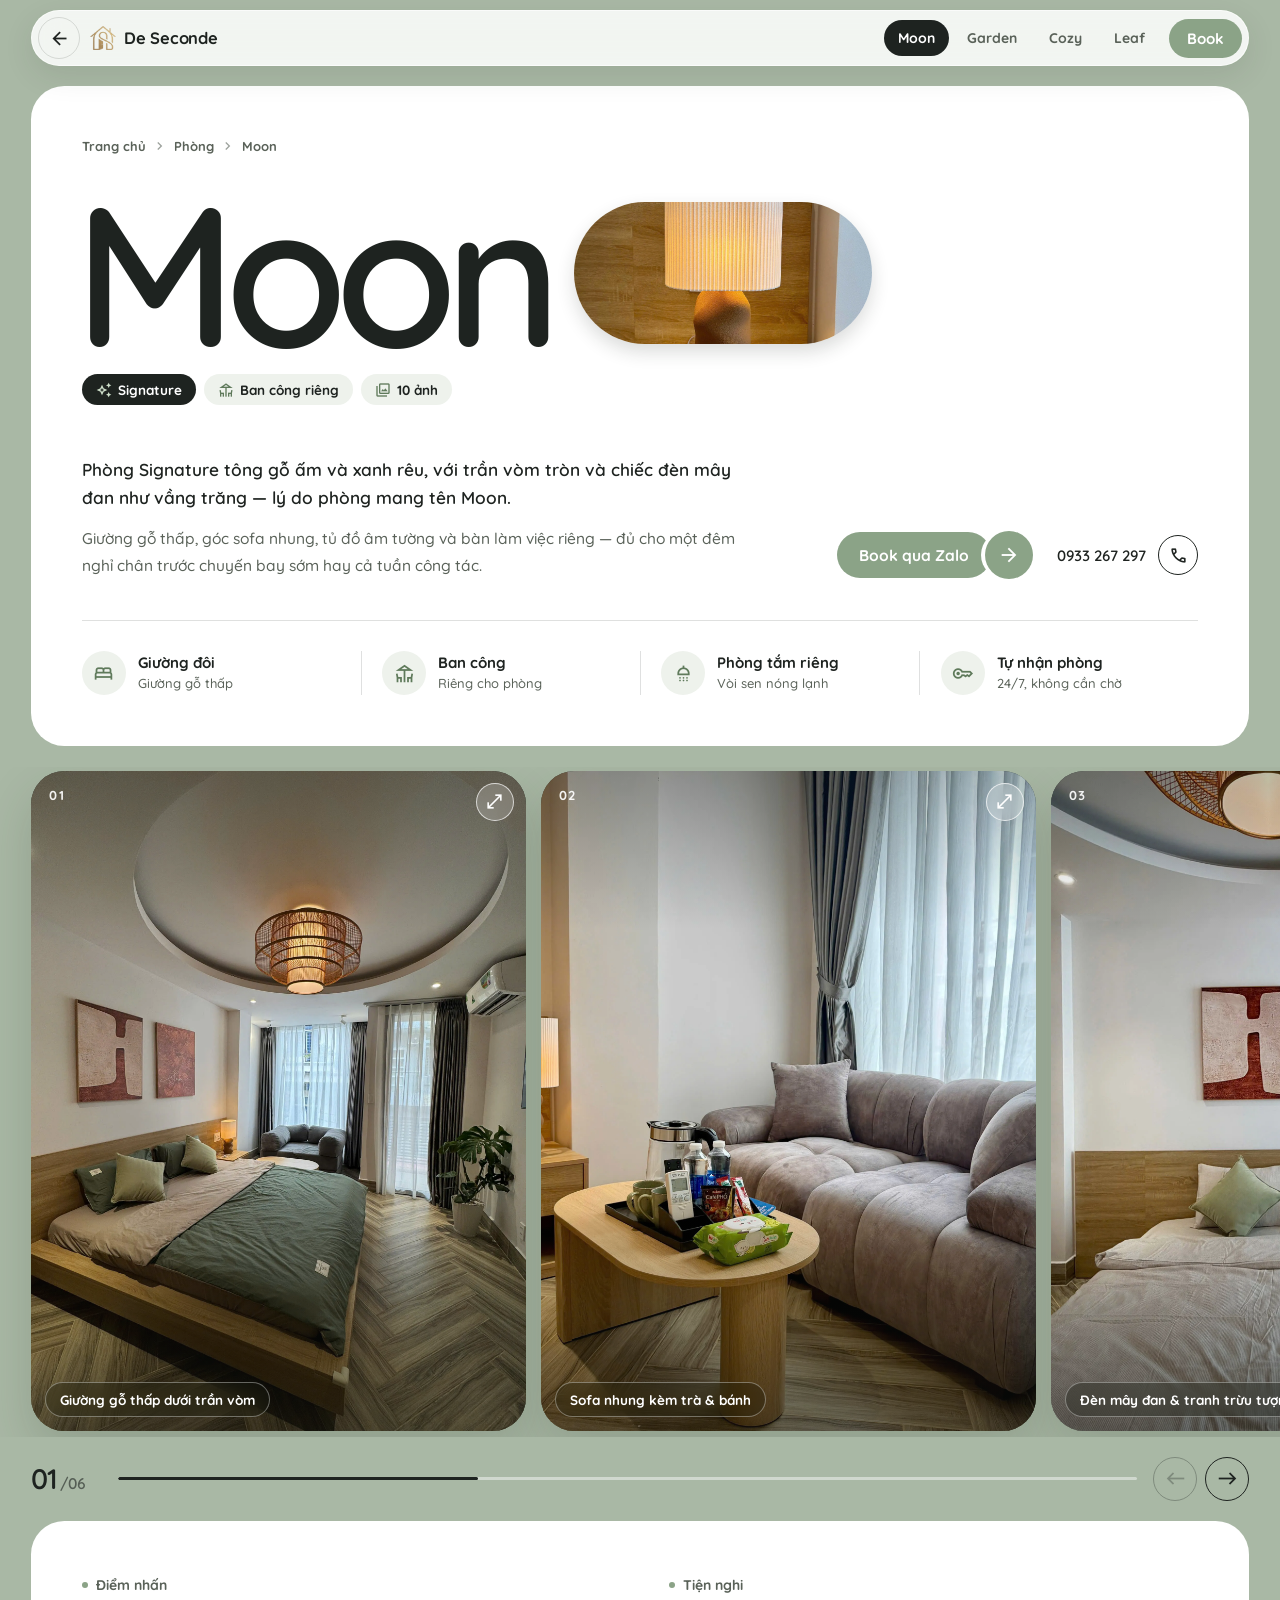
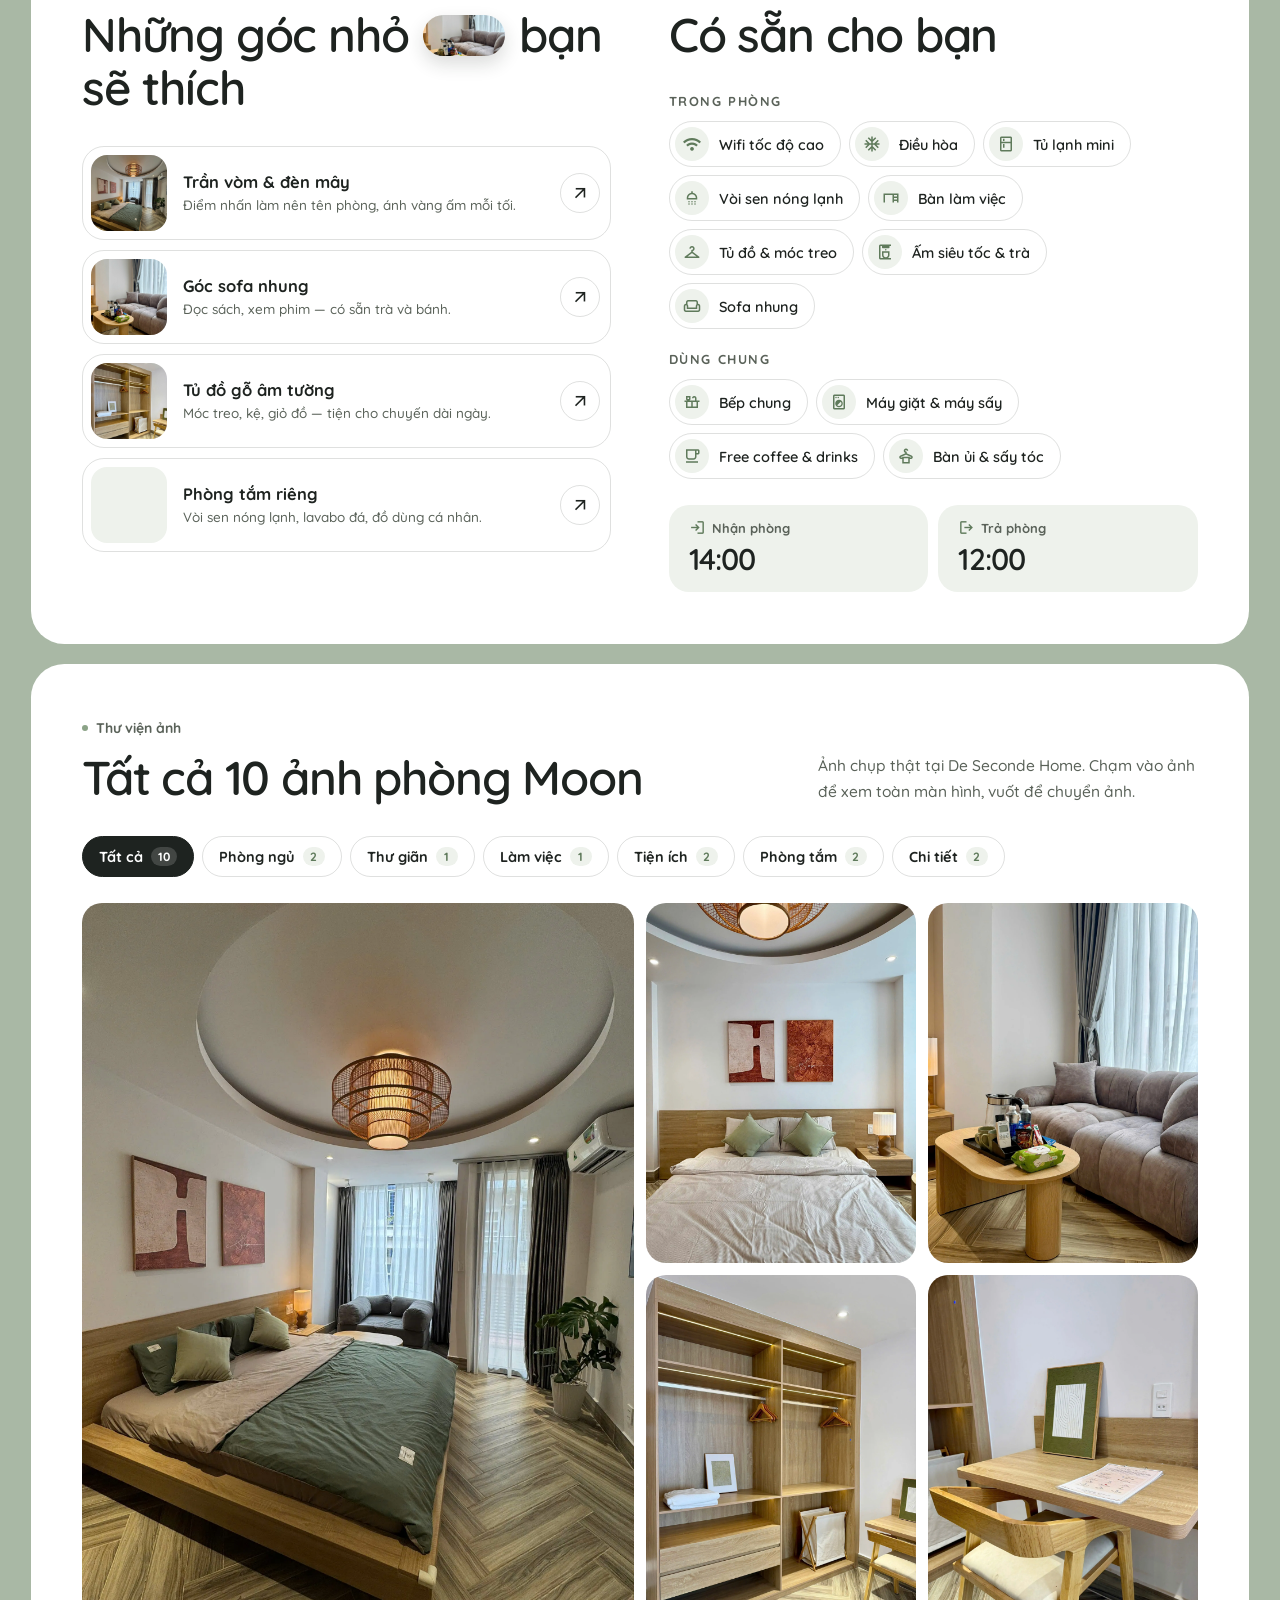
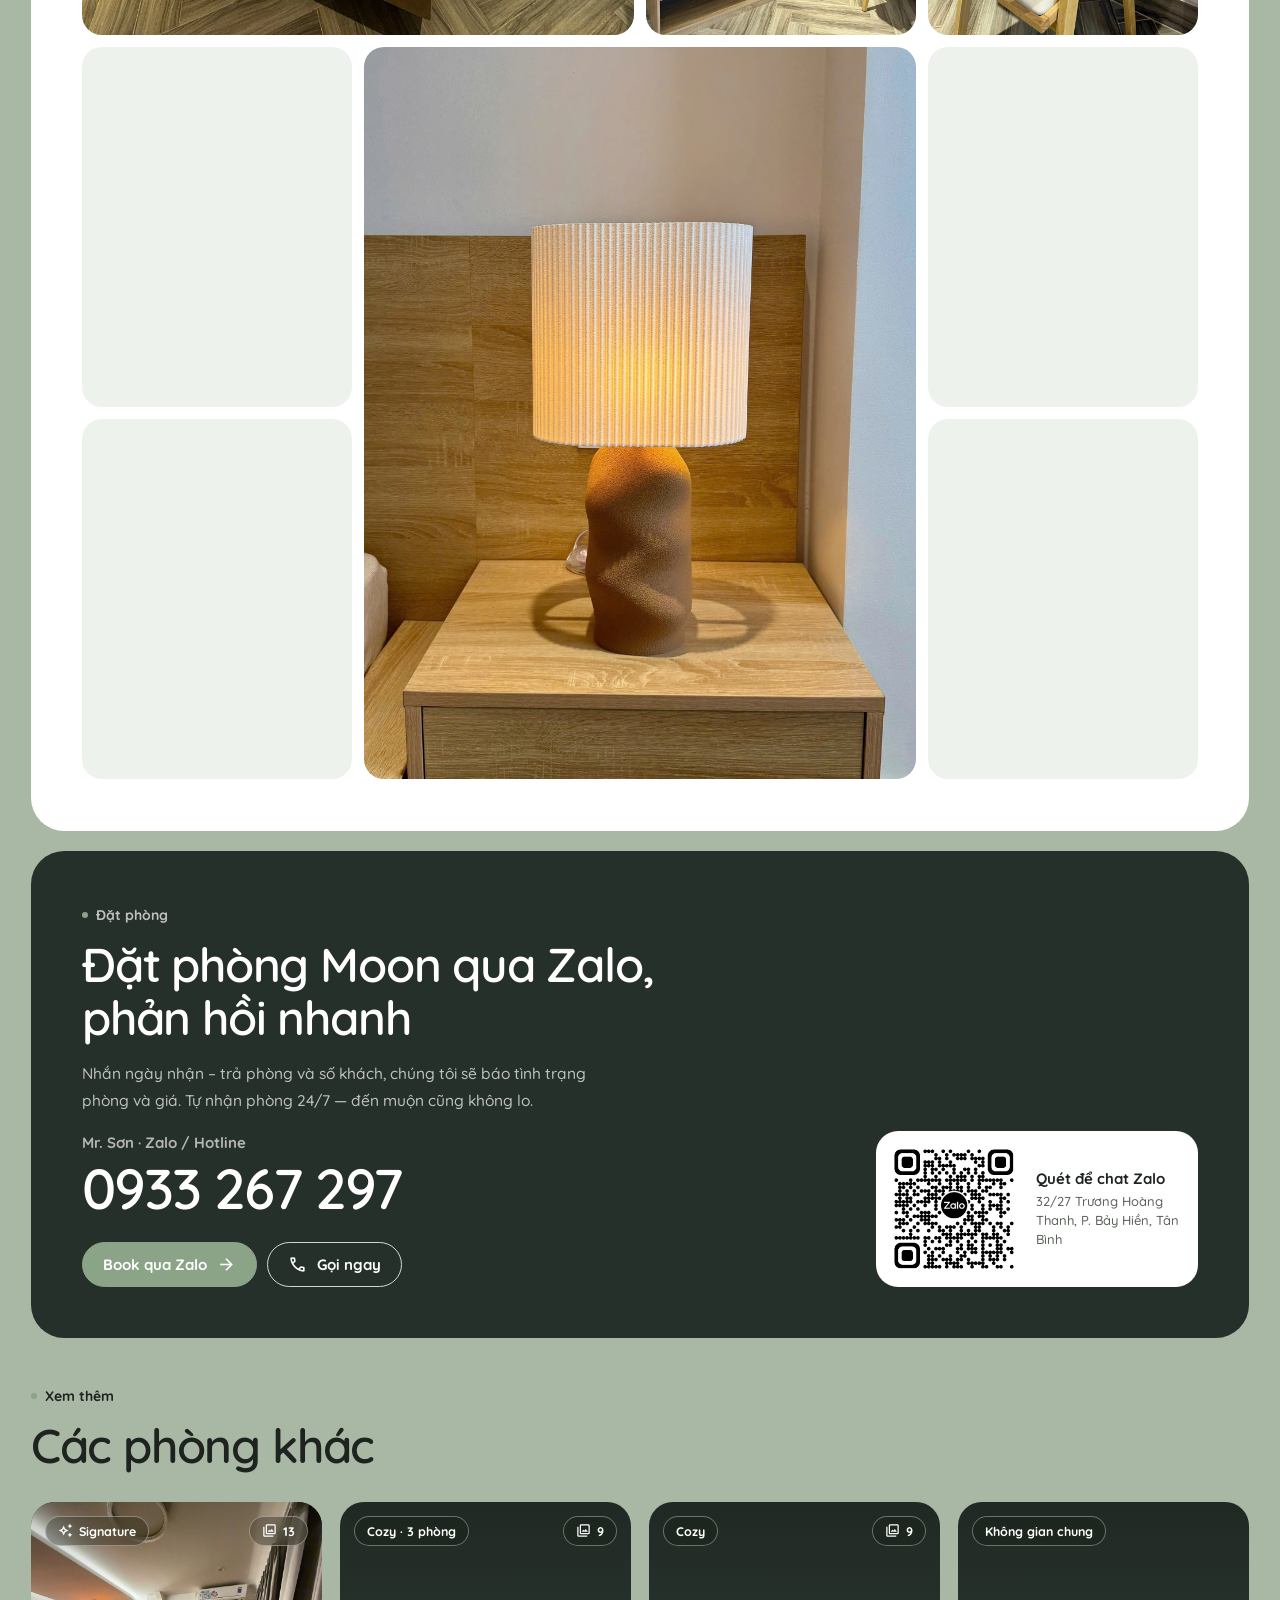
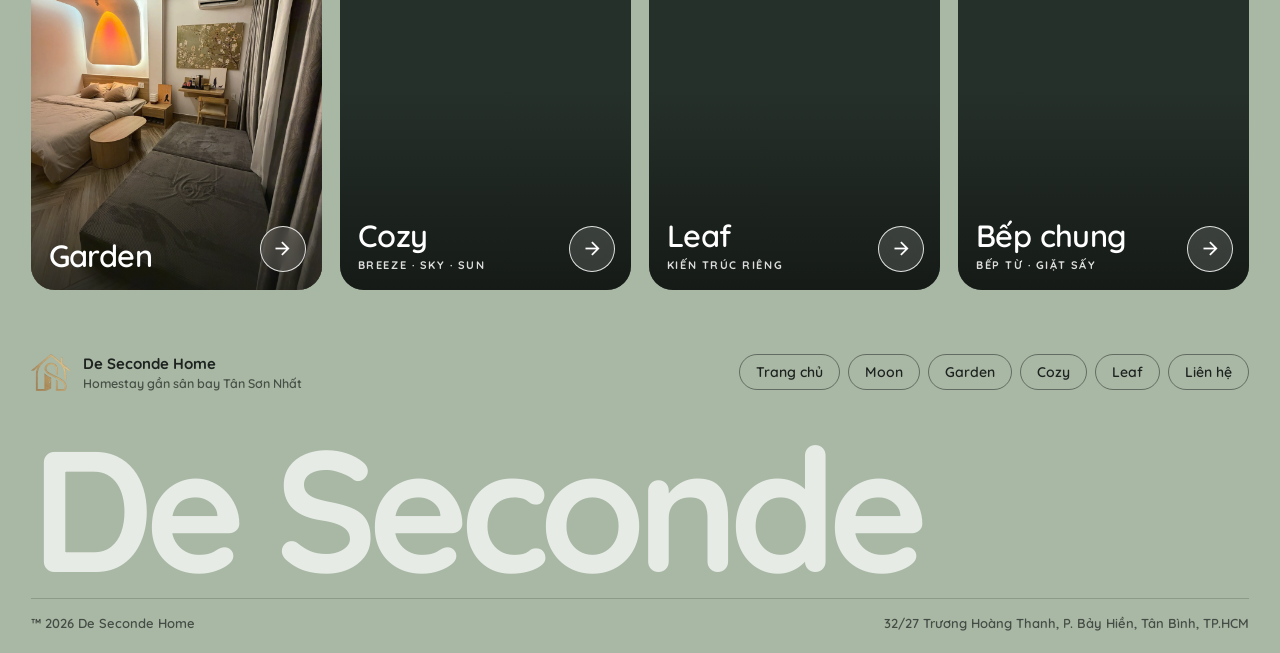
<file: rooms/moon/index.html>
<!DOCTYPE html>
<html lang="vi">
<head>
<meta charset="UTF-8">
<meta name="viewport" content="width=device-width, initial-scale=1.0, viewport-fit=cover">
<title>Phòng Moon · De Seconde Home | Homestay gần sân bay Tân Sơn Nhất</title>
<meta name="description" content="Phòng Moon (Signature) tại De Seconde Home — homestay gần sân bay Tân Sơn Nhất, Tân Bình. Trần vòm, đèn mây, sofa nhung, ban công riêng, phòng tắm riêng. Xem 10 ảnh thật và đặt qua Zalo.">
<meta name="robots" content="index, follow">
<meta name="theme-color" content="#A9B8A5">
<link rel="icon" href="../../images/favicon.png" type="image/png" sizes="480x480">
<link rel="apple-touch-icon" href="../../images/apple-touch-icon.png">
<link rel="preconnect" href="https://fonts.googleapis.com">
<link rel="preconnect" href="https://fonts.gstatic.com" crossorigin>
<link rel="preload" as="image" href="../../images/rooms/moon/moon-01.webp" fetchpriority="high">
<link href="https://fonts.googleapis.com/css2?family=Quicksand:wght@500;600;700&display=swap" rel="stylesheet">
<link href="https://fonts.googleapis.com/css2?family=Material+Symbols+Outlined:opsz,wght,FILL,GRAD@24,400,0,0&display=block" rel="stylesheet">
<link rel="stylesheet" href="../room.css">
<link rel="canonical" href="https://desecondehome.com/rooms/moon/">

<meta property="og:type" content="website">
<meta property="og:site_name" content="De Seconde Home">
<meta property="og:locale" content="vi_VN">
<meta property="og:url" content="https://desecondehome.com/rooms/moon/">
<meta property="og:title" content="Phòng Moon · De Seconde Home">
<meta property="og:description" content="Phòng Moon (Signature) tại De Seconde Home — homestay gần sân bay Tân Sơn Nhất, Tân Bình. Trần vòm, đèn mây, sofa nhung, ban công riêng, phòng tắm riêng. Xem 10 ảnh thật và đặt qua Zalo.">
<meta property="og:image" content="https://desecondehome.com/images/rooms/moon/moon-01.webp">
<meta property="og:image:alt" content="Phòng Moon tại De Seconde Home, homestay gần sân bay Tân Sơn Nhất">
<meta name="twitter:card" content="summary_large_image">
<meta name="twitter:title" content="Phòng Moon · De Seconde Home">
<meta name="twitter:description" content="Phòng Moon (Signature) tại De Seconde Home — homestay gần sân bay Tân Sơn Nhất, Tân Bình. Trần vòm, đèn mây, sofa nhung, ban công riêng, phòng tắm riêng. Xem 10 ảnh thật và đặt qua Zalo.">
<meta name="twitter:image" content="https://desecondehome.com/images/rooms/moon/moon-01.webp">

<script type="application/ld+json">
{
  "@context": "https://schema.org",
  "@graph": [
    {
      "@type": "HotelRoom",
      "name": "Phòng Moon — De Seconde Home",
      "url": "https://desecondehome.com/rooms/moon/",
      "description": "Phòng Moon (Signature) tại De Seconde Home — homestay gần sân bay Tân Sơn Nhất, Tân Bình. Trần vòm, đèn mây, sofa nhung, ban công riêng, phòng tắm riêng. Xem 10 ảnh thật và đặt qua Zalo.",
      "image": [
        "https://desecondehome.com/images/rooms/moon/moon-01.webp",
        "https://desecondehome.com/images/rooms/moon/moon-02.webp",
        "https://desecondehome.com/images/rooms/moon/moon-03.webp",
        "https://desecondehome.com/images/rooms/moon/moon-04.webp",
        "https://desecondehome.com/images/rooms/moon/moon-05.webp",
        "https://desecondehome.com/images/rooms/moon/moon-06.webp",
        "https://desecondehome.com/images/rooms/moon/moon-07.webp",
        "https://desecondehome.com/images/rooms/moon/moon-08.webp",
        "https://desecondehome.com/images/rooms/moon/moon-09.webp",
        "https://desecondehome.com/images/rooms/moon/moon-10.webp"
      ],
      "bed": {
        "@type": "BedDetails",
        "typeOfBed": "Double",
        "numberOfBeds": 1
      },
      "amenityFeature": [
        {
          "@type": "LocationFeatureSpecification",
          "name": "Wifi tốc độ cao",
          "value": true
        },
        {
          "@type": "LocationFeatureSpecification",
          "name": "Điều hòa",
          "value": true
        },
        {
          "@type": "LocationFeatureSpecification",
          "name": "Tủ lạnh mini",
          "value": true
        },
        {
          "@type": "LocationFeatureSpecification",
          "name": "Vòi sen nóng lạnh",
          "value": true
        },
        {
          "@type": "LocationFeatureSpecification",
          "name": "Bàn làm việc",
          "value": true
        },
        {
          "@type": "LocationFeatureSpecification",
          "name": "Tủ đồ & móc treo",
          "value": true
        },
        {
          "@type": "LocationFeatureSpecification",
          "name": "Ấm siêu tốc & trà",
          "value": true
        },
        {
          "@type": "LocationFeatureSpecification",
          "name": "Sofa nhung",
          "value": true
        }
      ],
      "containedInPlace": {
        "@type": "LodgingBusiness",
        "name": "De Seconde Home",
        "url": "https://desecondehome.com/",
        "telephone": "+84933267297"
      }
    },
    {
      "@type": "BreadcrumbList",
      "itemListElement": [
        {
          "@type": "ListItem",
          "position": 1,
          "name": "Trang chủ",
          "item": "https://desecondehome.com/"
        },
        {
          "@type": "ListItem",
          "position": 2,
          "name": "Phòng",
          "item": "https://desecondehome.com/#room-showcase"
        },
        {
          "@type": "ListItem",
          "position": 3,
          "name": "Phòng Moon",
          "item": "https://desecondehome.com/rooms/moon/"
        }
      ]
    }
  ]
}
</script>
</head>
<body data-room="Phòng Moon">

<div id="site">
<header class="topbar">
  <div class="topbar-in">
    <a class="round-btn tb-back" href="../../#room-showcase" aria-label="Về danh sách phòng"><span class="msi">arrow_back</span></a>
    <a class="tb-brand" href="../../"><img src="../../images/logo-mark.webp" alt="" width="26" height="24">De Seconde</a>
    <nav class="tb-rooms" aria-label="Các phòng">
        <a href="../moon/" aria-current="page">Moon</a>
        <a href="../garden/">Garden</a>
        <a href="../cozy/">Cozy</a>
        <a href="../leaf/">Leaf</a>
    </nav>
    <a class="pill-btn tb-book" href="https://zalo.me/0933267297" target="_blank" rel="noopener">Book</a>
  </div>
</header>

<main class="stack">

<section class="panel r-head">
  <div>
    <nav class="r-crumbs" aria-label="Breadcrumb">
      <a href="../../">Trang chủ</a><span class="msi" aria-hidden="true">chevron_right</span>
      <a href="../../#room-showcase">Phòng</a><span class="msi" aria-hidden="true">chevron_right</span>
      <span aria-current="page">Moon</span>
    </nav>
    <div class="r-titlebar">
      <h1 class="r-title"><span class="sr-only">Phòng </span>Moon<span class="ipill" aria-hidden="true"><img src="../../images/rooms/moon/moon-07.webp" alt=""></span></h1>
      <div class="r-tier">
        <span class="tag dark"><span class="msi">auto_awesome</span>Signature</span>
        <span class="tag"><span class="msi">deck</span>Ban công riêng</span>
        <span class="tag"><span class="msi">photo_library</span>10 ảnh</span>
      </div>
    </div>
  </div>
  <div class="r-text">
    <div>
      <p class="r-lead">Phòng Signature tông gỗ ấm và xanh rêu, với trần vòm tròn và chiếc đèn mây đan như vầng trăng — lý do phòng mang tên Moon.</p>
      <p class="r-desc">Giường gỗ thấp, góc sofa nhung, tủ đồ âm tường và bàn làm việc riêng — đủ cho một đêm nghỉ chân trước chuyến bay sớm hay cả tuần công tác.</p>
    </div>
    <div class="r-ctas" id="head-cta">
      <a class="cta-main" href="https://zalo.me/0933267297" target="_blank" rel="noopener">
        <span class="cta-label">Book qua Zalo</span><span class="cta-ic"><span class="msi">arrow_forward</span></span>
      </a>
      <a class="cta-call" href="tel:+84933267297">0933 267 297 <span class="call-ic"><span class="msi">call</span></span></a>
    </div>
  </div>
  <div class="facts">
    <div class="fact"><span class="ic"><span class="msi">bed</span></span><div><b>Giường đôi</b><span>Giường gỗ thấp</span></div></div>
    <div class="fact"><span class="ic"><span class="msi">deck</span></span><div><b>Ban công</b><span>Riêng cho phòng</span></div></div>
    <div class="fact"><span class="ic"><span class="msi">shower</span></span><div><b>Phòng tắm riêng</b><span>Vòi sen nóng lạnh</span></div></div>
    <div class="fact"><span class="ic"><span class="msi">key</span></span><div><b>Tự nhận phòng</b><span>24/7, không cần chờ</span></div></div>
  </div>
</section>

<section class="reel-sec" aria-label="Ảnh nổi bật Phòng Moon">
  <div class="reel" id="reel"></div>
  <div class="reel-bar">
    <span class="reel-count" id="reel-count" aria-hidden="true">01</span>
    <span class="reel-track" aria-hidden="true"><span class="reel-thumb" id="reel-thumb"></span></span>
    <span class="reel-hint"><span class="msi">swipe</span>Vuốt</span>
    <div class="reel-nav">
      <button class="round-btn" id="reel-prev" type="button" aria-label="Ảnh trước"><span class="msi">west</span></button>
      <button class="round-btn" id="reel-next" type="button" aria-label="Ảnh sau"><span class="msi">east</span></button>
    </div>
  </div>
</section>

<section class="panel r-info reveal">
  <div>
    <span class="kicker">Điểm nhấn</span>
    <h2 class="h2">Những góc nhỏ <span class="ipill"><img src="../../images/rooms/moon/moon-03.webp" alt="" loading="lazy"></span> bạn sẽ thích</h2>
    <div class="hl-list">
      <button class="hl" type="button" data-photo="1">
        <span class="hl-img"><img src="../../images/rooms/moon/moon-01.webp" alt="" loading="lazy" decoding="async"></span>
        <span class="hl-txt"><b>Trần vòm &amp; đèn mây</b><span>Điểm nhấn làm nên tên phòng, ánh vàng ấm mỗi tối.</span></span>
        <span class="round-btn" aria-hidden="true"><span class="msi">arrow_outward</span></span>
      </button>
      <button class="hl" type="button" data-photo="3">
        <span class="hl-img"><img src="../../images/rooms/moon/moon-03.webp" alt="" loading="lazy" decoding="async"></span>
        <span class="hl-txt"><b>Góc sofa nhung</b><span>Đọc sách, xem phim — có sẵn trà và bánh.</span></span>
        <span class="round-btn" aria-hidden="true"><span class="msi">arrow_outward</span></span>
      </button>
      <button class="hl" type="button" data-photo="4">
        <span class="hl-img"><img src="../../images/rooms/moon/moon-04.webp" alt="" loading="lazy" decoding="async"></span>
        <span class="hl-txt"><b>Tủ đồ gỗ âm tường</b><span>Móc treo, kệ, giỏ đồ — tiện cho chuyến dài ngày.</span></span>
        <span class="round-btn" aria-hidden="true"><span class="msi">arrow_outward</span></span>
      </button>
      <button class="hl" type="button" data-photo="9">
        <span class="hl-img"><img src="../../images/rooms/moon/moon-09.webp" alt="" loading="lazy" decoding="async"></span>
        <span class="hl-txt"><b>Phòng tắm riêng</b><span>Vòi sen nóng lạnh, lavabo đá, đồ dùng cá nhân.</span></span>
        <span class="round-btn" aria-hidden="true"><span class="msi">arrow_outward</span></span>
      </button>
    </div>
  </div>
  <div>
    <span class="kicker">Tiện nghi</span>
    <h2 class="h2">Có sẵn cho bạn</h2>
    <div class="amen-group" style="margin-top:clamp(20px,2.6vw,32px)">
      <h3>Trong phòng</h3>
      <div class="amen-list">
        <span class="amen-item"><span class="ic"><span class="msi">wifi</span></span>Wifi tốc độ cao</span>
        <span class="amen-item"><span class="ic"><span class="msi">ac_unit</span></span>Điều hòa</span>
        <span class="amen-item"><span class="ic"><span class="msi">kitchen</span></span>Tủ lạnh mini</span>
        <span class="amen-item"><span class="ic"><span class="msi">shower</span></span>Vòi sen nóng lạnh</span>
        <span class="amen-item"><span class="ic"><span class="msi">desk</span></span>Bàn làm việc</span>
        <span class="amen-item"><span class="ic"><span class="msi">checkroom</span></span>Tủ đồ &amp; móc treo</span>
        <span class="amen-item"><span class="ic"><span class="msi">coffee_maker</span></span>Ấm siêu tốc &amp; trà</span>
        <span class="amen-item"><span class="ic"><span class="msi">weekend</span></span>Sofa nhung</span>
      </div>
    </div>
    <div class="amen-group">
      <h3>Dùng chung</h3>
      <div class="amen-list">
        <span class="amen-item"><span class="ic"><span class="msi">countertops</span></span>Bếp chung</span>
        <span class="amen-item"><span class="ic"><span class="msi">local_laundry_service</span></span>Máy giặt &amp; máy sấy</span>
        <span class="amen-item"><span class="ic"><span class="msi">local_cafe</span></span>Free coffee &amp; drinks</span>
        <span class="amen-item"><span class="ic"><span class="msi">dry_cleaning</span></span>Bàn ủi &amp; sấy tóc</span>
      </div>
    </div>
    <div class="times">
      <div class="time"><span><span class="msi">login</span>Nhận phòng</span><b>14:00</b></div>
      <div class="time"><span><span class="msi">logout</span>Trả phòng</span><b>12:00</b></div>
    </div>
  </div>
</section>

<section class="panel reveal" id="thu-vien">
  <div class="sec-head">
    <div>
      <span class="kicker">Thư viện ảnh</span>
      <h2 class="h2">Tất cả 10 ảnh phòng Moon</h2>
    </div>
    <p class="sec-aside">Ảnh chụp thật tại De Seconde Home. Chạm vào ảnh để xem toàn màn hình, vuốt để chuyển ảnh.</p>
  </div>
  <div class="filters" id="filters" role="toolbar" aria-label="Lọc ảnh theo góc phòng"></div>
  <div class="grid-wrap">
    <div class="grid" id="grid">
      <figure class="g-item" data-cat="bed" data-hero="1"><a href="../../images/rooms/moon/moon-01.webp"><img src="../../images/rooms/moon/moon-01.webp" alt="Giường gỗ thấp dưới trần vòm — Phòng Moon, De Seconde Home Tân Bình" loading="lazy" decoding="async"></a><figcaption class="gchip">Giường gỗ thấp dưới trần vòm</figcaption></figure>
      <figure class="g-item" data-cat="bed" data-hero="3"><a href="../../images/rooms/moon/moon-02.webp"><img src="../../images/rooms/moon/moon-02.webp" alt="Đèn mây đan &amp; tranh trừu tượng — Phòng Moon, De Seconde Home Tân Bình" loading="lazy" decoding="async"></a><figcaption class="gchip">Đèn mây đan &amp; tranh trừu tượng</figcaption></figure>
      <figure class="g-item" data-cat="relax" data-hero="2"><a href="../../images/rooms/moon/moon-03.webp"><img src="../../images/rooms/moon/moon-03.webp" alt="Sofa nhung kèm trà &amp; bánh — Phòng Moon, De Seconde Home Tân Bình" loading="lazy" decoding="async"></a><figcaption class="gchip">Sofa nhung kèm trà &amp; bánh</figcaption></figure>
      <figure class="g-item" data-cat="util" data-hero="4"><a href="../../images/rooms/moon/moon-04.webp"><img src="../../images/rooms/moon/moon-04.webp" alt="Tủ đồ gỗ có đèn LED — Phòng Moon, De Seconde Home Tân Bình" loading="lazy" decoding="async"></a><figcaption class="gchip">Tủ đồ gỗ có đèn LED</figcaption></figure>
      <figure class="g-item" data-cat="work" data-hero="6"><a href="../../images/rooms/moon/moon-05.webp"><img src="../../images/rooms/moon/moon-05.webp" alt="Bàn làm việc gỗ sồi — Phòng Moon, De Seconde Home Tân Bình" loading="lazy" decoding="async"></a><figcaption class="gchip">Bàn làm việc gỗ sồi</figcaption></figure>
      <figure class="g-item" data-cat="util"><a href="../../images/rooms/moon/moon-06.webp"><img src="../../images/rooms/moon/moon-06.webp" alt="Tủ lạnh mini &amp; gương đèn LED — Phòng Moon, De Seconde Home Tân Bình" loading="lazy" decoding="async"></a><figcaption class="gchip">Tủ lạnh mini &amp; gương đèn LED</figcaption></figure>
      <figure class="g-item" data-cat="detail"><a href="../../images/rooms/moon/moon-07.webp"><img src="../../images/rooms/moon/moon-07.webp" alt="Đèn ngủ gốm — Phòng Moon, De Seconde Home Tân Bình" loading="lazy" decoding="async"></a><figcaption class="gchip">Đèn ngủ gốm</figcaption></figure>
      <figure class="g-item" data-cat="detail"><a href="../../images/rooms/moon/moon-08.webp"><img src="../../images/rooms/moon/moon-08.webp" alt="Dép đi trong phòng — Phòng Moon, De Seconde Home Tân Bình" loading="lazy" decoding="async"></a><figcaption class="gchip">Dép đi trong phòng</figcaption></figure>
      <figure class="g-item" data-cat="bath" data-hero="5"><a href="../../images/rooms/moon/moon-09.webp"><img src="../../images/rooms/moon/moon-09.webp" alt="Phòng tắm riêng, vách tắm đứng — Phòng Moon, De Seconde Home Tân Bình" loading="lazy" decoding="async"></a><figcaption class="gchip">Phòng tắm riêng, vách tắm đứng</figcaption></figure>
      <figure class="g-item" data-cat="bath"><a href="../../images/rooms/moon/moon-10.webp"><img src="../../images/rooms/moon/moon-10.webp" alt="Lavabo &amp; đồ dùng cá nhân — Phòng Moon, De Seconde Home Tân Bình" loading="lazy" decoding="async"></a><figcaption class="gchip">Lavabo &amp; đồ dùng cá nhân</figcaption></figure>
    </div>
  </div>
</section>

<section class="panel panel-dark book reveal" id="dat-phong">
  <div>
    <span class="kicker">Đặt phòng</span>
    <h2 class="h2">Đặt phòng Moon qua Zalo, phản hồi nhanh</h2>
    <p>Nhắn ngày nhận – trả phòng và số khách, chúng tôi sẽ báo tình trạng phòng và giá. Tự nhận phòng 24/7 — đến muộn cũng không lo.</p>
    <a class="hotline" href="tel:+84933267297"><small>Mr. Sơn · Zalo / Hotline</small>0933 267 297</a>
    <div class="book-ctas">
      <a class="pill-btn solid" href="https://zalo.me/0933267297" target="_blank" rel="noopener">Book qua Zalo <span class="msi">arrow_forward</span></a>
      <a class="pill-btn ghost" href="tel:+84933267297"><span class="msi">call</span>Gọi ngay</a>
    </div>
  </div>
  <div class="qr-card">
    <img src="../../images/zalo-qr.webp" alt="QR Zalo De Seconde Home" loading="lazy" decoding="async">
    <div><b>Quét để chat Zalo</b><span>32/27 Trương Hoàng Thanh, P. Bảy Hiền, Tân Bình</span></div>
  </div>
</section>

<section class="reveal" aria-labelledby="others-h">
  <div class="sec-head" style="max-width:1280px;margin-left:auto;margin-right:auto;padding-top:clamp(12px,2vw,24px)">
    <div>
      <span class="kicker" style="color:var(--ink)">Xem thêm</span>
      <h2 class="h2" id="others-h">Các phòng khác</h2>
    </div>
  </div>
  <div class="others" style="max-width:1280px;margin:0 auto">
    <a class="room" href="../garden/">
      <img src="../../images/rooms/garden/garden-04.webp" alt="Phòng Garden tại De Seconde Home" loading="lazy" decoding="async">
      <div class="room-top"><span class="gchip"><span class="msi">auto_awesome</span>Signature</span><span class="gchip count"><span class="msi">photo_library</span>13</span></div>
      <div class="room-body">
        <div>
          <h3 class="room-name">Garden</h3>
        </div>
        <span class="round-btn"><span class="msi">arrow_forward</span></span>
      </div>
    </a>
    <a class="room" href="../cozy/">
      <img src="../../images/rooms/cozy/cozy-08.webp" alt="Phòng Cozy tại De Seconde Home" loading="lazy" decoding="async">
      <div class="room-top"><span class="gchip">Cozy · 3 phòng</span><span class="gchip count"><span class="msi">photo_library</span>9</span></div>
      <div class="room-body">
        <div>
          <h3 class="room-name">Cozy</h3><div class="room-sub">Breeze · Sky · Sun</div>
        </div>
        <span class="round-btn"><span class="msi">arrow_forward</span></span>
      </div>
    </a>
    <a class="room" href="../leaf/">
      <img src="../../images/rooms/leaf/leaf-01.webp" alt="Phòng Leaf tại De Seconde Home" loading="lazy" decoding="async">
      <div class="room-top"><span class="gchip">Cozy</span><span class="gchip count"><span class="msi">photo_library</span>9</span></div>
      <div class="room-body">
        <div>
          <h3 class="room-name">Leaf</h3><div class="room-sub">Kiến trúc riêng</div>
        </div>
        <span class="round-btn"><span class="msi">arrow_forward</span></span>
      </div>
    </a>
    <a class="room common" href="../../#khong-gian">
      <img src="../../images/common/kitchen-02.webp" alt="Bếp chung và máy giặt sấy tại De Seconde Home" loading="lazy" decoding="async">
      <div class="room-top"><span class="gchip">Không gian chung</span></div>
      <div class="room-body">
        <div>
          <h3 class="room-name">Bếp chung</h3>
          <div class="room-sub">Bếp từ · Giặt sấy</div>
        </div>
        <span class="round-btn"><span class="msi">arrow_forward</span></span>
      </div>
    </a>
  </div>
</section>

</main>

<footer>
  <div class="foot-top">
    <div class="foot-brand">
      <img src="../../images/logo-mark.webp" alt="De Seconde Home logo" width="40" height="37" loading="lazy">
      <div>De Seconde Home<small>Homestay gần sân bay Tân Sơn Nhất</small></div>
    </div>
    <nav class="foot-nav" aria-label="Liên kết cuối trang">
      <a href="../../">Trang chủ</a>
      <a href="../moon/">Moon</a>
      <a href="../garden/">Garden</a>
      <a href="../cozy/">Cozy</a>
      <a href="../leaf/">Leaf</a>
      <a href="../../#lien-he">Liên hệ</a>
    </nav>
  </div>
  <div class="wordmark" aria-hidden="true">De Seconde</div>
  <div class="foot-bottom">
    <span>™ 2026 De Seconde Home</span>
    <span>32/27 Trương Hoàng Thanh, P. Bảy Hiền, Tân Bình, TP.HCM</span>
  </div>
</footer>

<div class="book-bar" id="book-bar">
  <div class="bb-txt"><b>Phòng Moon</b><span>Signature</span></div>
  <a class="round-btn bb-call" href="tel:+84933267297" aria-label="Gọi 0933 267 297"><span class="msi">call</span></a>
  <a class="bb-zalo" href="https://zalo.me/0933267297" target="_blank" rel="noopener">Book qua Zalo <span class="msi">arrow_forward</span></a>
</div>
</div>

<div class="lb" id="lb" role="dialog" aria-modal="true" aria-label="Xem ảnh Phòng Moon" aria-hidden="true">
  <div class="lb-top">
    <span class="lb-count" id="lb-count"></span>
    <span class="lb-name" id="lb-name"></span>
    <button class="round-btn lb-close" id="lb-close" type="button" aria-label="Đóng"><span class="msi">close</span></button>
  </div>
  <div class="lb-stage">
    <div class="lb-track" id="lb-track"></div>
    <button class="round-btn lb-nav lb-prev" id="lb-prev" type="button" aria-label="Ảnh trước"><span class="msi">west</span></button>
    <button class="round-btn lb-nav lb-next" id="lb-next" type="button" aria-label="Ảnh sau"><span class="msi">east</span></button>
  </div>
  <div class="lb-bottom">
    <p class="lb-cap" id="lb-cap" aria-live="polite"></p>
    <div class="lb-thumbs" id="lb-thumbs"></div>
    <p class="lb-hint">Vuốt ngang để chuyển ảnh · vuốt xuống để đóng</p>
  </div>
</div>

<script src="../room.js"></script>
</body>
</html>
</file>
<file: css/style.css>
:root{
  --bg:#A9B8A5;
  --card:#FFFFFF;
  --mist:#EEF2EC;
  --mist-deep:#DFE7DC;
  --accent:#8BA387;
  --accent-deep:#5F7A5B;
  --forest:#26302A;
  --ink:#1E2320;
  --ink-soft:#5A6259;
  --line:rgba(30,35,32,0.14);
  --radius:clamp(22px,2.6vw,34px);
  --shadow:0 30px 70px rgba(38,52,36,0.16);
}
*{margin:0;padding:0;box-sizing:border-box;}
html{scroll-behavior:smooth;scroll-padding-bottom:96px;}
body{
  background:var(--bg);
  color:var(--ink);
  font-family:'Quicksand',sans-serif;font-weight:500;
  -webkit-font-smoothing:antialiased;
  overflow-x:hidden;
}
h1,h2,h3{font-family:'Quicksand',sans-serif;}
a{color:inherit;}
img{max-width:100%;display:block;}
[id]{scroll-margin-top:16px;}
@media (prefers-reduced-motion:reduce){html{scroll-behavior:auto;}}

.msi{
  font-family:'Material Symbols Outlined';font-weight:normal;font-style:normal;
  display:inline-block;line-height:1;letter-spacing:normal;text-transform:none;
  white-space:nowrap;word-wrap:normal;direction:ltr;vertical-align:middle;
  -webkit-font-smoothing:antialiased;font-variation-settings:'FILL' 0,'wght' 400,'GRAD' 0,'opsz' 24;
}

/* ---------- Scroll reveal ---------- */
.js .reveal{opacity:0;transform:translateY(26px);transition:opacity .7s ease, transform .7s ease;}
.js .reveal.in{opacity:1;transform:translateY(0);}

/* ---------- Shared section parts ---------- */
.kicker{display:inline-flex;align-items:center;gap:8px;font-size:14px;font-weight:700;color:var(--ink-soft);}
.kicker::before{content:'';width:6px;height:6px;border-radius:50%;background:var(--accent);}
.panel-dark .kicker{color:rgba(255,255,255,0.7);}
.h2{
  font-size:clamp(30px,3.7vw,54px);font-weight:600;line-height:1.12;letter-spacing:-.025em;margin-top:14px;
}
.ipill{
  display:inline-block;vertical-align:-.08em;width:1.72em;height:.86em;margin:0 .06em;
  border-radius:999px;overflow:hidden;box-shadow:0 8px 18px rgba(30,35,32,0.16);
}
.ipill img{width:100%;height:100%;object-fit:cover;}
.pill-btn{
  display:inline-flex;align-items:center;gap:10px;padding:12px 20px;border-radius:999px;
  border:1.5px solid var(--ink);text-decoration:none;font-weight:700;font-size:15px;
  transition:background .2s,color .2s,border-color .2s;white-space:nowrap;
}
.pill-btn .msi{font-size:19px;transition:transform .25s;}
.pill-btn:hover{background:var(--ink);color:#fff;}
.pill-btn:hover .msi{transform:translateX(3px);}
.round-btn{
  flex:0 0 auto;width:46px;height:46px;border-radius:50%;display:flex;align-items:center;justify-content:center;
  border:1.5px solid currentColor;transition:background .25s,color .25s,transform .35s;
}
.round-btn .msi{font-size:21px;}

/* ---------- Hero (split card, room viewer) ---------- */
.hero{
  position:relative;overflow:hidden;background:var(--bg);
  padding:clamp(14px,2.4vw,34px);font-family:'Quicksand',sans-serif;color:var(--ink);
}
.hero-arcs{position:absolute;inset:0;width:100%;height:100%;pointer-events:none;}
.hero-arcs circle{fill:none;stroke:rgba(255,255,255,0.55);stroke-width:1.4;}
.hero-card{
  position:relative;z-index:1;max-width:1280px;margin:0 auto;background:var(--card);
  border-radius:clamp(22px,2.6vw,34px);padding:clamp(14px,1.8vw,22px);
  display:grid;grid-template-columns:minmax(0,1fr) auto;gap:clamp(18px,2.4vw,34px);
  box-shadow:0 30px 70px rgba(38,52,36,0.18);
}
.hero-left{display:flex;flex-direction:column;min-width:0;padding:clamp(6px,1vw,14px) 0 4px clamp(6px,1.4vw,18px);}

/* top bar */
.hero-top{display:flex;align-items:center;justify-content:space-between;gap:12px;}
.brand{display:flex;align-items:center;gap:9px;text-decoration:none;font-weight:700;font-size:19px;letter-spacing:-.2px;}
.brand img{width:30px;height:auto;}
.hero-nav{position:relative;display:flex;align-items:center;gap:clamp(12px,2vw,22px);}
.nav-link{display:flex;align-items:center;gap:7px;min-height:44px;text-decoration:none;font-size:14.5px;font-weight:600;}
.nav-link::before{content:'';width:6px;height:6px;border-radius:50%;background:var(--ink);}
.nav-link:hover{color:var(--accent-deep);}
.menu-btn{
  display:flex;align-items:center;gap:10px;min-height:44px;padding:9px 12px 9px 18px;border-radius:999px;
  border:1.5px solid var(--ink);background:none;font:inherit;font-size:14.5px;font-weight:700;
  color:var(--ink);cursor:pointer;transition:background .2s,color .2s;
}
.menu-btn:hover,.menu-btn[aria-expanded="true"]{background:var(--ink);color:#fff;}
.menu-dots{display:grid;grid-template-columns:repeat(2,7px);gap:2px;}
.menu-dots i{width:7px;height:7px;border-radius:50%;background:var(--accent);}
.menu-pop{
  position:absolute;top:calc(100% + 10px);right:0;z-index:20;min-width:210px;padding:8px;
  background:#fff;border:1px solid var(--line);border-radius:18px;box-shadow:0 24px 50px rgba(30,35,32,0.18);
}
.menu-pop[hidden]{display:none;}
.menu-pop a{display:flex;align-items:center;gap:10px;min-height:44px;padding:10px 12px;border-radius:12px;text-decoration:none;font-size:14.5px;font-weight:600;}
.menu-pop a:hover{background:#EEF2EC;}
.menu-pop .msi{font-size:19px;color:var(--accent-deep);}

/* headline */
.hero-main{margin:auto 0;padding:clamp(28px,5vh,64px) 0 clamp(24px,4vh,48px);}
.hero-h1{
  font-family:'Quicksand',sans-serif;font-weight:600;letter-spacing:-.025em;
  font-size:clamp(40px,5.1vw,76px);line-height:1.12;
}
.h1-row{display:block;white-space:nowrap;}
.h1-tag{
  display:block;margin-bottom:clamp(10px,1.4vw,16px);font-size:12px;line-height:1.4;
  font-weight:600;letter-spacing:.08em;text-transform:uppercase;white-space:normal;color:var(--ink-soft);
}
.h1-pill{
  display:inline-block;vertical-align:-.08em;width:1.72em;height:.86em;margin-right:.14em;
  border-radius:999px;overflow:hidden;box-shadow:0 8px 18px rgba(30,35,32,0.18);
}
.h1-pill img{width:100%;height:100%;object-fit:cover;object-position:center 45%;}
.hero-lead{font-size:clamp(15px,1.25vw,17.5px);line-height:1.6;color:var(--ink-soft);max-width:470px;margin-top:22px;font-weight:500;}
.hero-ctas{display:flex;flex-wrap:wrap;align-items:center;gap:14px 26px;margin-top:30px;}
.cta-main{
  display:inline-flex;align-items:center;text-decoration:none;font-weight:700;font-size:15.5px;color:#fff;
}
.cta-main .cta-label{background:var(--accent-deep);padding:13px 22px;border-radius:999px;transition:background .25s;}
.cta-main .cta-ic{
  width:48px;height:48px;border-radius:50%;margin-left:-6px;background:var(--accent-deep);
  display:flex;align-items:center;justify-content:center;box-shadow:-4px 0 0 #fff;transition:transform .25s,background .25s;
}
.cta-main .cta-ic .msi{font-size:22px;}
.cta-main:hover .cta-label,.cta-main:hover .cta-ic{background:var(--ink);}
.cta-main:hover .cta-ic{transform:translateX(4px);}
.cta-call{display:inline-flex;align-items:center;gap:12px;text-decoration:none;font-weight:600;font-size:15px;}
.cta-call .call-ic{
  width:44px;height:44px;border-radius:50%;border:1.5px solid var(--ink);
  display:flex;align-items:center;justify-content:center;transition:background .2s,color .2s;
}
.cta-call .call-ic .msi{font-size:19px;}
.cta-call:hover .call-ic{background:var(--ink);color:#fff;}

/* bottom row */
.hero-bottom{display:flex;align-items:flex-end;gap:12px;}
.mini{
  position:relative;flex:0 0 auto;width:clamp(170px,15vw,210px);aspect-ratio:1/0.88;border-radius:20px;
  overflow:hidden;cursor:pointer;background:#DDE5DA;
}
.mini img{position:absolute;inset:0;width:100%;height:100%;object-fit:cover;transition:opacity .5s ease;}
.mini img:not(.is-on){opacity:0;}
.mini-nav{position:absolute;top:10px;right:10px;display:flex;background:rgba(255,255,255,0.9);border-radius:999px;padding:2px;}
.mini-nav button{
  position:relative;width:32px;height:32px;border-radius:50%;border:none;background:none;cursor:pointer;color:var(--ink);
  display:flex;align-items:center;justify-content:center;
}
.mini-nav button::after{content:'';position:absolute;inset:-6px;}
.mini-nav button:last-child{background:#fff;box-shadow:0 2px 6px rgba(0,0,0,0.12);}
.mini-nav .msi{font-size:18px;}
.mini-tags{position:absolute;left:0;bottom:0;display:flex;flex-direction:column;align-items:flex-start;}
.mini-tags > span{
  display:flex;align-items:center;gap:4px;background:#fff;font-size:12px;font-weight:600;
  padding:4px 10px 4px 8px;border-top-right-radius:10px;white-space:nowrap;max-width:190px;overflow:hidden;text-overflow:ellipsis;
}
.mini-tags .msi{font-size:14px;}
.socials{display:flex;gap:9px;}
.social-pill{
  display:flex;flex-direction:column;align-items:center;gap:12px;width:44px;height:178px;padding:12px 0 16px;
  border:1.5px solid var(--ink);border-radius:999px;text-decoration:none;font-size:14px;font-weight:600;
  transition:background .2s,color .2s;
}
.social-pill .msi{font-size:18px;}
.social-pill span:last-child{writing-mode:vertical-rl;transform:rotate(180deg);}
.social-pill:hover{background:var(--ink);color:#fff;}
.scroll-badge{
  position:relative;margin-left:auto;margin-right:clamp(0px,3vw,40px);width:96px;height:96px;flex:0 0 auto;
  display:flex;align-items:center;justify-content:center;text-decoration:none;
}
.scroll-badge svg{position:absolute;inset:0;animation:badge-spin 16s linear infinite;}
.scroll-badge text{font-family:'Quicksand',sans-serif;font-size:11.5px;font-weight:600;letter-spacing:2.2px;fill:var(--ink);}
.scroll-badge .msi{font-size:22px;transition:transform .25s;}
.scroll-badge:hover .msi{transform:translateY(4px);}
@keyframes badge-spin{to{transform:rotate(360deg);}}

/* right: room viewer */
.viewer{
  position:relative;overflow:hidden;background:#2A302A;border-radius:clamp(18px,2.2vw,28px);
  width:max(340px,min(540px,40vw,calc((100svh - 90px)*.75)));aspect-ratio:3/4;color:#fff;isolation:isolate;
}
.v-stage{position:absolute;inset:0;cursor:zoom-in;}
.v-img{position:absolute;inset:0;width:100%;height:100%;object-fit:cover;opacity:0;transform:scale(1.04);
  transition:opacity .8s ease,transform 6s ease-out;}
.v-img.is-on{opacity:1;transform:scale(1);}
.v-shade{position:absolute;inset:0;pointer-events:none;
  background:linear-gradient(180deg,rgba(15,18,15,0.42) 0%,rgba(15,18,15,0) 22%,rgba(15,18,15,0) 70%,rgba(15,18,15,0.5) 100%);}
.v-tabs{
  position:absolute;top:14px;left:14px;right:14px;z-index:3;display:flex;align-items:center;gap:6px;justify-content:flex-end;
}
.v-tabs-scroll{display:flex;gap:4px;overflow-x:auto;scrollbar-width:none;padding:2px;}
.v-tabs-scroll::-webkit-scrollbar{display:none;}
.v-tab{
  position:relative;flex:0 0 auto;padding:7px 14px;border-radius:999px;border:1.3px solid rgba(255,255,255,0.85);
  background:rgba(20,24,20,0.18);backdrop-filter:blur(6px);-webkit-backdrop-filter:blur(6px);
  color:#fff;font:inherit;font-family:'Quicksand',sans-serif;font-size:14px;font-weight:600;cursor:pointer;
  transition:background .25s,color .25s;
}
.v-tab::after{content:'';position:absolute;inset:-7px 0;}
.v-tab:hover{background:rgba(255,255,255,0.22);}
.v-tab[aria-selected="true"]{background:#fff;color:var(--ink);}
.v-play{
  flex:0 0 auto;position:relative;width:36px;height:36px;border-radius:50%;border:none;background:#fff;
  cursor:pointer;display:flex;align-items:center;justify-content:center;color:var(--ink);
}
.v-play::after{content:'';position:absolute;inset:-4px;}
.v-play svg{position:absolute;inset:3px;width:30px;height:30px;transform:rotate(-90deg);}
.v-play circle{fill:none;stroke:var(--accent);stroke-width:2.4;stroke-dasharray:88;stroke-dashoffset:88;}
.v-play .msi{font-size:16px;}
.viewer.is-playing .v-play circle{animation:ring var(--v-dur,6s) linear forwards;}
@keyframes ring{to{stroke-dashoffset:0;}}

.v-hotspots{position:absolute;inset:0;z-index:2;pointer-events:none;}
.hs{position:absolute;display:flex;align-items:center;transform:translate(-18px,-50%);opacity:0;
  transition:opacity .5s ease .35s,transform .5s ease .35s;}
.hs.is-on{opacity:1;}
.hs.left{flex-direction:row-reverse;transform:translate(calc(-100% + 18px),-50%);}
.hs-dot{
  position:relative;flex:0 0 auto;width:14px;height:14px;border-radius:50%;background:#fff;margin:0 11px;
  box-shadow:0 0 0 6px rgba(255,255,255,0.28);
}
.hs-dot::after{content:'';position:absolute;inset:-6px;border-radius:50%;border:1.5px solid rgba(255,255,255,0.7);animation:pulse 2.4s ease-out infinite;}
@keyframes pulse{from{transform:scale(.6);opacity:1;}to{transform:scale(1.9);opacity:0;}}
.hs-chip{
  display:flex;align-items:center;gap:9px;padding:6px 14px 6px 6px;border-radius:999px;
  background:rgba(24,30,24,0.34);backdrop-filter:blur(10px) saturate(140%);-webkit-backdrop-filter:blur(10px) saturate(140%);
  border:1px solid rgba(255,255,255,0.35);box-shadow:0 10px 26px rgba(0,0,0,0.18);white-space:nowrap;
}
.hs-ic{width:34px;height:34px;border-radius:50%;background:rgba(255,255,255,0.3);display:flex;align-items:center;justify-content:center;}
.hs-ic .msi{font-size:19px;}
.hs-t{font-size:14.5px;font-weight:700;line-height:1.15;text-shadow:0 1px 6px rgba(0,0,0,0.25);}
.hs-s{display:block;font-size:12px;font-weight:600;opacity:.9;text-align:right;text-decoration:underline;text-underline-offset:2px;}

.v-next{
  position:absolute;left:16px;bottom:66px;z-index:3;width:clamp(96px,22%,124px);aspect-ratio:1/0.82;padding:0;
  border-radius:16px;overflow:hidden;border:2px solid rgba(255,255,255,0.75);cursor:pointer;background:#333;
  box-shadow:0 12px 26px rgba(0,0,0,0.3);
}
.v-next img{width:100%;height:100%;object-fit:cover;transition:transform .5s ease;}
.v-next:hover img{transform:scale(1.08);}
.v-next .msi{
  position:absolute;left:50%;top:50%;transform:translate(-50%,-50%);width:32px;height:32px;border-radius:50%;
  background:rgba(255,255,255,0.3);backdrop-filter:blur(6px);-webkit-backdrop-filter:blur(6px);
  border:1.5px solid rgba(255,255,255,0.85);color:#fff;font-size:18px;display:flex;align-items:center;justify-content:center;
}
.v-loc{
  position:absolute;left:16px;bottom:16px;z-index:3;display:flex;align-items:center;text-decoration:none;
  color:var(--ink);font-size:13.5px;font-weight:700;
}
.v-loc .pin{width:32px;height:32px;border-radius:50%;background:#fff;display:flex;align-items:center;justify-content:center;margin-right:4px;}
.v-loc .pin .msi{font-size:17px;}
.v-loc .txt{background:#fff;padding:7px 12px;border-radius:999px;}
.v-count{
  position:absolute;right:16px;bottom:14px;z-index:3;display:flex;align-items:center;gap:6px;
  font-size:clamp(20px,2vw,26px);font-weight:500;font-variant-numeric:tabular-nums;letter-spacing:-.5px;
}
.v-count button{
  width:44px;height:44px;border:none;background:none;color:#fff;cursor:pointer;display:flex;align-items:center;justify-content:center;
  opacity:.85;transition:opacity .2s,transform .2s;
}
.v-count button:hover{opacity:1;}
.v-count button:first-child:hover{transform:translateX(-3px);}
.v-count button:last-child:hover{transform:translateX(3px);}
.v-count .msi{font-size:24px;}
.v-room{
  position:absolute;right:18px;bottom:62px;z-index:3;font-size:12px;font-weight:700;letter-spacing:.14em;
  text-transform:uppercase;opacity:.85;text-shadow:0 1px 6px rgba(0,0,0,0.35);
}

.hero :focus-visible{outline:2px solid var(--accent-deep);outline-offset:3px;}
.viewer :focus-visible{outline-color:#fff;}
.sr-only{position:absolute;width:1px;height:1px;overflow:hidden;clip:rect(0 0 0 0);white-space:nowrap;}

@media (max-width:1100px){
  .social-pill{height:150px;}
  .scroll-badge{display:none;}
}
@media (max-width:899px){
  .hero-card{grid-template-columns:minmax(0,1fr);}
  .hero-left{display:contents;}
  .hero-top{order:1;padding:4px 4px 0;}
  .hero-main{order:2;padding:26px 4px 6px;}
  .viewer{order:3;width:100%;}
  .hero-bottom{order:4;padding:0 0 2px;}
  .h1-row{white-space:normal;}
  .h1-tag{margin-bottom:10px;}
  .hero-ctas{margin-top:24px;}
  .mini{width:min(46%,220px);}
  .socials{flex:1;flex-direction:column;justify-content:flex-end;}
  .social-pill{width:auto;height:auto;flex-direction:row;justify-content:center;padding:10px 14px;gap:8px;}
  .social-pill span:last-child{writing-mode:horizontal-tb;transform:none;}
  .social-pill .msi{transform:rotate(90deg);}
}
@media (max-width:520px){
  .nav-link{display:none;}
  .hero-h1{font-size:clamp(32px,9.6vw,46px);}
  .h1-row{white-space:nowrap;}
  .v-tab{padding:6px 11px;font-size:13px;}
  .v-tabs{justify-content:flex-start;}
  .hs-chip{padding:4px 11px 4px 4px;gap:7px;}
  .hs-ic{width:28px;height:28px;}
  .hs-ic .msi{font-size:16px;}
  .hs-t{font-size:12.5px;}
  .hs-s{display:none;}
  .v-next,.loc-extra{display:none;}
  .v-loc{left:12px;bottom:12px;font-size:12.5px;}
  .v-count{right:10px;bottom:10px;}
  .v-room{display:none;}
  .cta-main .cta-label{padding:12px 18px;}
  .cta-main .cta-ic{width:44px;height:44px;}
}
@media (max-width:360px){
  .h1-row{white-space:normal;}
}
@media (prefers-reduced-motion:reduce){
  .scroll-badge svg,.hs-dot::after,.viewer.is-playing .v-play circle{animation:none;}
  .v-img{transition:opacity .3s ease;transform:none;}
}

/* ---------- Page stack (cards on sage) ---------- */
.stack{
  display:grid;gap:clamp(14px,1.6vw,22px);
  padding:0 clamp(14px,2.4vw,34px);
}
.panel{
  --pad:clamp(22px,4vw,60px);
  width:100%;max-width:1280px;margin:0 auto;min-width:0;
  background:var(--card);border-radius:var(--radius);padding:var(--pad);
}
.panel-dark{background:var(--forest);color:#fff;}

/* ---------- Marquee ---------- */
.marquee{overflow:hidden;padding:clamp(4px,1vw,12px) 0 clamp(14px,1.6vw,22px);margin:0 calc(-1 * clamp(14px,2.4vw,34px));}
.marquee-track{display:flex;width:max-content;animation:marquee 46s linear infinite;}
.marquee-track span{
  display:flex;align-items:center;gap:.5em;padding-right:.5em;white-space:nowrap;
  font-size:clamp(26px,3.6vw,52px);font-weight:600;letter-spacing:-.02em;color:var(--forest);
}
.marquee-track i{font-style:normal;color:#fff;font-size:.6em;}
@keyframes marquee{to{transform:translateX(-50%);}}

/* ---------- Intro ---------- */
.intro{display:grid;grid-template-columns:minmax(0,1.3fr) minmax(0,.7fr);gap:clamp(24px,4.5vw,72px);}
.intro-lead{font-size:clamp(17px,1.5vw,20px);line-height:1.6;font-weight:600;margin-top:26px;max-width:640px;}
.intro-text p:not(.intro-lead){font-size:15.5px;line-height:1.8;color:var(--ink-soft);margin-top:14px;max-width:640px;}
.intro-photo{position:relative;border-radius:24px;overflow:hidden;align-self:start;aspect-ratio:3/4;background:var(--forest);}
.intro-photo img{width:100%;height:100%;object-fit:cover;}
.intro-photo .v-loc{color:var(--ink);}
.stats{grid-column:1/-1;display:grid;grid-template-columns:repeat(3,minmax(0,1fr));border-top:1px solid var(--line);padding-top:clamp(20px,2.4vw,32px);}
.stat{padding:0 clamp(12px,2vw,28px);border-left:1px solid var(--line);}
.stat:first-child{padding-left:0;border-left:none;}
.stat b{display:block;font-size:clamp(38px,5.4vw,78px);font-weight:600;letter-spacing:-.045em;line-height:1;}
.stat b sup{font-size:.36em;vertical-align:1.3em;margin-left:.1em;color:var(--accent-deep);letter-spacing:0;}
.stat span{display:block;font-size:14px;color:var(--ink-soft);margin-top:10px;line-height:1.45;}

/* ---------- Section heads ---------- */
.sec-head{display:flex;justify-content:space-between;align-items:flex-end;flex-wrap:wrap;gap:22px 48px;margin-bottom:clamp(24px,3vw,44px);}
.sec-head > div:first-child{flex:1 1 420px;min-width:0;}
.sec-head .h2{max-width:760px;text-wrap:balance;}
.sec-aside{flex:0 1 380px;max-width:380px;display:flex;flex-direction:column;align-items:flex-start;gap:18px;}
.sec-aside p{font-size:15.5px;line-height:1.7;color:var(--ink-soft);}

/* ---------- Glass chip (shared on photos) ---------- */
.gchip{
  display:inline-flex;align-items:center;gap:6px;padding:6px 12px;border-radius:999px;
  background:rgba(24,30,24,0.34);backdrop-filter:blur(10px) saturate(140%);-webkit-backdrop-filter:blur(10px) saturate(140%);
  border:1px solid rgba(255,255,255,0.35);color:#fff;font-size:12.5px;font-weight:700;white-space:nowrap;
}
.gchip .msi{font-size:15px;}

/* ---------- Ambience mosaic ---------- */
.bento{
  display:grid;gap:clamp(8px,1vw,14px);
  grid-template-columns:repeat(12,1fr);grid-template-rows:repeat(11,1fr);
  aspect-ratio:8/7;
}
.b-tile{
  position:relative;overflow:hidden;border-radius:clamp(14px,1.6vw,22px);min-width:0;min-height:0;cursor:pointer;
  background:var(--mist);
  transition:opacity .8s cubic-bezier(.22,.61,.36,1),transform .8s cubic-bezier(.22,.61,.36,1);
}
.js .b-tile{opacity:0;transform:translateY(22px) scale(.985);}
.js .ambience.in .b-tile{opacity:1;transform:none;}
.ambience.in .b-tile:nth-child(2){transition-delay:.06s;}
.ambience.in .b-tile:nth-child(3){transition-delay:.12s;}
.ambience.in .b-tile:nth-child(4){transition-delay:.18s;}
.ambience.in .b-tile:nth-child(5){transition-delay:.24s;}
.ambience.in .b-tile:nth-child(6){transition-delay:.30s;}
.ambience.in .b-tile:nth-child(7){transition-delay:.36s;}
.ambience.in .b-tile:nth-child(8){transition-delay:.42s;}
.ambience.in .b-tile:nth-child(9){transition-delay:.48s;}
.b-tile img{width:100%;height:100%;object-fit:cover;transition:transform .9s cubic-bezier(.22,.61,.36,1);}
.b-tile:hover img{transform:scale(1.06);}
.b-tile figcaption{
  position:absolute;left:12px;bottom:12px;max-width:calc(100% - 24px);overflow:hidden;text-overflow:ellipsis;
  opacity:0;transform:translateY(8px);transition:opacity .4s ease,transform .4s ease;
}
.b-tile:hover figcaption{opacity:1;transform:none;}
.b-note{
  display:flex;flex-direction:column;justify-content:space-between;gap:10px;padding:clamp(14px,1.6vw,22px);
  text-decoration:none;color:#fff;background:var(--accent-deep);transition:background .3s ease;
}
.b-note:hover{background:var(--ink);}
.b-note-label{font-size:13px;font-weight:700;}
.b-note-text{font-size:clamp(17px,1.7vw,24px);font-weight:600;line-height:1.2;letter-spacing:-.01em;}
.b-note .round-btn{width:40px;height:40px;align-self:flex-end;}
.b-note:hover .round-btn{background:#fff;color:var(--accent-deep);transform:rotate(-45deg);}

.b1{grid-area:1/1/8/6;}   .b8{grid-area:8/1/12/6;}
.b2{grid-area:1/6/4/10;}  .b4{grid-area:1/10/5/13;}
.b3{grid-area:4/6/9/10;}  .b5{grid-area:5/10/9/13;}
.b6{grid-area:9/6/12/9;}  .b7{grid-area:9/9/12/11;} .b9{grid-area:9/11/12/13;}

@media (max-width:899px){
  .bento{grid-template-columns:repeat(6,1fr);grid-template-rows:repeat(13,1fr);aspect-ratio:6/13;}
  .b1{grid-area:1/1/6/5;}  .b8{grid-area:1/5/3/7;}  .b3{grid-area:3/5/6/7;}
  .b4{grid-area:6/1/9/3;}  .b5{grid-area:6/3/9/5;}  .b6{grid-area:6/5/9/7;}
  .b7{grid-area:9/1/12/3;} .b2{grid-area:9/3/12/7;} .b9{grid-area:12/1/14/7;}
  .b-note{flex-direction:row;align-items:center;}
  .b-note .round-btn{align-self:center;}
}
@media (max-width:600px){
  .bento{grid-template-rows:repeat(27,1fr);aspect-ratio:2/9;}
  .b1{grid-area:1/1/8/7;}   .b2{grid-area:8/1/12/7;}
  .b3{grid-area:12/1/16/4;} .b4{grid-area:12/4/16/7;}
  .b5{grid-area:16/1/20/4;} .b6{grid-area:16/4/20/7;}
  .b8{grid-area:20/1/24/7;} .b7{grid-area:24/1/28/4;} .b9{grid-area:24/4/28/7;}
  .b-note{flex-direction:column;align-items:flex-start;}
  .b-note .round-btn{align-self:flex-end;}
  .b-tile figcaption{left:8px;bottom:8px;max-width:calc(100% - 16px);font-size:12px;padding:5px 9px;}
}
@media (hover:none){
  .b-tile figcaption{opacity:1;transform:none;}
}

/* ---------- Rooms ---------- */
.rooms{display:grid;grid-template-columns:repeat(4,minmax(0,1fr));gap:clamp(12px,1.4vw,20px);align-items:start;}
.room{
  position:relative;display:block;border-radius:24px;overflow:hidden;aspect-ratio:3/4.2;cursor:pointer;
  color:#fff;isolation:isolate;background:var(--forest);
}
.room-wrap:nth-child(even){margin-top:clamp(0px,4vw,64px);}
.room img{position:absolute;inset:0;width:100%;height:100%;object-fit:cover;z-index:-1;transition:transform .9s cubic-bezier(.22,.61,.36,1);}
.room:hover img{transform:scale(1.06);}
.room::after{content:'';position:absolute;inset:0;z-index:-1;
  background:linear-gradient(180deg,rgba(15,18,15,0.25) 0%,rgba(15,18,15,0) 26%,rgba(15,18,15,0) 48%,rgba(15,18,15,0.72) 100%);}
.room-top{position:absolute;top:14px;left:14px;right:14px;display:flex;justify-content:space-between;gap:8px;}
.room-body{position:absolute;left:18px;right:16px;bottom:18px;display:flex;align-items:flex-end;justify-content:space-between;gap:12px;}
.room-name{font-size:clamp(26px,2.4vw,34px);font-weight:600;letter-spacing:-.02em;line-height:1.05;}
.room-sub{font-size:12px;font-weight:700;letter-spacing:.14em;text-transform:uppercase;opacity:.85;margin-top:6px;}
.room-tags{display:flex;flex-wrap:wrap;gap:6px;margin-top:12px;}
.room .round-btn{color:#fff;background:rgba(255,255,255,0.14);backdrop-filter:blur(6px);-webkit-backdrop-filter:blur(6px);border-color:rgba(255,255,255,0.85);}
.room:hover .round-btn{background:#fff;color:var(--ink);transform:rotate(-45deg);}

@media (max-width:899px){
  .rooms{
    grid-template-columns:none;grid-auto-flow:column;grid-auto-columns:minmax(240px,72%);
    overflow-x:auto;scroll-snap-type:x mandatory;scrollbar-width:none;
    margin:0 calc(-1 * var(--pad));padding:0 var(--pad) 4px;scroll-padding:0 var(--pad);
  }
  .rooms::-webkit-scrollbar{display:none;}
  .room-wrap{scroll-snap-align:start;}
  .room-wrap:nth-child(even){margin-top:0;}
  .swipe-hint{display:flex;}
}
.swipe-hint{display:none;align-items:center;gap:6px;margin-top:14px;font-size:13px;font-weight:600;color:var(--ink-soft);}
.swipe-hint .msi{font-size:18px;}

/* ---------- Amenities ---------- */
.amen{display:grid;grid-template-columns:minmax(0,.85fr) minmax(0,1.15fr);gap:clamp(26px,4.5vw,72px);align-items:center;}
.amen-intro p{font-size:15.5px;line-height:1.7;color:var(--ink-soft);margin-top:18px;max-width:420px;}
.times{display:flex;flex-wrap:wrap;gap:10px;margin-top:26px;}
.time{background:var(--mist);border-radius:20px;padding:14px 20px;min-width:140px;}
.time span{display:flex;align-items:center;gap:6px;font-size:13px;font-weight:700;color:var(--ink-soft);}
.time span .msi{font-size:17px;color:var(--accent-deep);}
.time b{display:block;font-size:30px;font-weight:600;letter-spacing:-.03em;margin-top:4px;}
.amen-list{display:flex;flex-wrap:wrap;gap:10px;}
.amen-item{
  display:inline-flex;align-items:center;gap:11px;padding:6px 20px 6px 6px;border-radius:999px;
  border:1.5px solid var(--line);font-size:15.5px;font-weight:600;
  transition:opacity .6s ease,transform .6s ease,background .25s,color .25s,border-color .25s;
}
.amen-item .ic{width:40px;height:40px;border-radius:50%;background:var(--mist);color:var(--accent-deep);display:flex;align-items:center;justify-content:center;transition:background .25s,color .25s;}
.amen-item .ic .msi{font-size:20px;}
.amen-item:hover{background:var(--ink);border-color:var(--ink);color:#fff;}
.amen-item:hover .ic{background:rgba(255,255,255,0.12);color:#fff;}
.js .amen-item{opacity:0;transform:translateY(12px);}
.js .amen.in .amen-item{opacity:1;transform:none;}
.amen.in .amen-item:nth-child(2){transition-delay:.05s,.05s,0s,0s,0s;}
.amen.in .amen-item:nth-child(3){transition-delay:.1s,.1s,0s,0s,0s;}
.amen.in .amen-item:nth-child(4){transition-delay:.15s,.15s,0s,0s,0s;}
.amen.in .amen-item:nth-child(5){transition-delay:.2s,.2s,0s,0s,0s;}
.amen.in .amen-item:nth-child(6){transition-delay:.25s,.25s,0s,0s,0s;}
.amen.in .amen-item:nth-child(7){transition-delay:.3s,.3s,0s,0s,0s;}
.amen.in .amen-item:nth-child(8){transition-delay:.35s,.35s,0s,0s,0s;}
.amen.in .amen-item:nth-child(9){transition-delay:.4s,.4s,0s,0s,0s;}
.amen.in .amen-item:nth-child(10){transition-delay:.45s,.45s,0s,0s,0s;}

/* ---------- Contact ---------- */
.contact{display:grid;grid-template-columns:minmax(0,1fr) minmax(0,1fr);gap:clamp(24px,4vw,60px);}
.contact-main{display:flex;flex-direction:column;}
.hotline{display:block;text-decoration:none;margin-top:clamp(22px,3vw,40px);font-size:clamp(34px,4.4vw,64px);font-weight:600;letter-spacing:-.035em;line-height:1.05;font-variant-numeric:tabular-nums;}
.hotline small{display:block;font-size:15px;font-weight:700;letter-spacing:0;color:rgba(255,255,255,0.65);margin-bottom:8px;}
.hotline:hover{color:#CFE0CB;}
.contact-sub{font-size:14px;color:rgba(255,255,255,0.65);margin-top:10px;}
.contact-ctas{display:flex;flex-wrap:wrap;gap:10px;margin-top:26px;}
.pill-btn.solid{background:var(--accent-deep);border-color:var(--accent-deep);color:#fff;}
.pill-btn.solid:hover{background:#fff;border-color:#fff;color:var(--ink);}
.pill-btn.ghost{border-color:rgba(255,255,255,0.8);color:#fff;}
.pill-btn.ghost:hover{background:#fff;color:var(--ink);}
.contact-foot{display:flex;align-items:flex-end;gap:12px;margin-top:auto;padding-top:clamp(28px,4vw,48px);}
.qr-card{background:#fff;color:var(--ink);border-radius:22px;padding:12px;display:flex;flex-direction:column;align-items:center;gap:8px;flex:0 0 auto;}
.qr-card img{width:132px;height:132px;object-fit:cover;border-radius:12px;}
.qr-card span{font-size:12.5px;font-weight:700;}
.contact .socials{display:flex;gap:9px;}
.contact .social-pill{border:1.5px solid rgba(255,255,255,0.85);height:176px;}
.contact .social-pill:hover{background:#fff;color:var(--ink);}
.map-card{position:relative;border-radius:24px;overflow:hidden;min-height:440px;background:#39443C;}
.map-card iframe{position:absolute;inset:0;width:100%;height:100%;border:0;filter:saturate(.75) contrast(1.02);}
.map-card .v-loc{bottom:44px;right:64px;color:var(--ink);}
.map-card .v-loc .txt{overflow:hidden;text-overflow:ellipsis;white-space:nowrap;min-width:0;}
.map-card .v-loc .go{flex:0 0 auto;display:flex;align-items:center;gap:4px;margin-left:6px;background:var(--ink);color:#fff;padding:7px 12px;border-radius:999px;}
.map-card .v-loc .go .msi{font-size:16px;}

/* ---------- Footer ---------- */
footer{max-width:1280px;margin:0 auto;padding:clamp(34px,5vw,64px) clamp(14px,2.4vw,34px) 22px;}
.foot-top{display:flex;justify-content:space-between;align-items:center;flex-wrap:wrap;gap:20px;}
.foot-brand{display:flex;align-items:center;gap:12px;font-weight:700;font-size:15px;}
.foot-brand img{width:40px;height:auto;}
.foot-brand small{display:block;font-size:12.5px;font-weight:600;color:rgba(30,35,32,0.7);margin-top:2px;}
.foot-nav{display:flex;flex-wrap:wrap;gap:8px;}
.foot-nav a{display:inline-flex;align-items:center;min-height:44px;padding:8px 16px;border:1.5px solid rgba(30,35,32,0.5);border-radius:999px;text-decoration:none;font-size:14px;font-weight:600;transition:background .2s,color .2s;}
.foot-nav a:hover{background:var(--ink);color:#fff;border-color:var(--ink);}
.wordmark{
  display:flex;align-items:flex-end;justify-content:space-between;gap:16px;margin-top:clamp(28px,4vw,48px);
}
.wordmark span{font-size:clamp(54px,13.4vw,196px);font-weight:700;letter-spacing:-.055em;line-height:.8;color:rgba(255,255,255,0.72);white-space:nowrap;}
.top-badge{position:relative;width:96px;height:96px;flex:0 0 auto;display:flex;align-items:center;justify-content:center;text-decoration:none;margin-bottom:4px;}
.top-badge svg{position:absolute;inset:0;animation:badge-spin 16s linear infinite;}
.top-badge text{font-size:11.5px;font-weight:600;letter-spacing:2.2px;fill:var(--ink);}
.top-badge .msi{font-size:22px;transition:transform .25s;}
.top-badge:hover .msi{transform:translateY(-4px);}
.foot-bottom{display:flex;justify-content:space-between;flex-wrap:wrap;gap:6px 20px;margin-top:22px;padding-top:16px;border-top:1px solid rgba(30,35,32,0.2);font-size:13px;font-weight:600;color:rgba(30,35,32,0.72);}

@media (max-width:899px){
  .intro,.amen,.contact{grid-template-columns:minmax(0,1fr);}
  .intro-photo{aspect-ratio:4/3;}
  .stat span{font-size:13px;}
  .map-card{min-height:340px;}
  .top-badge{width:76px;height:76px;}
  .top-badge svg{transform-origin:center;}
}
@media (max-width:520px){
  .contact-foot{flex-direction:column;align-items:stretch;}
  .qr-card{flex-direction:row;justify-content:flex-start;gap:14px;}
  .qr-card img{width:96px;height:96px;}
  .contact .socials{flex-direction:column;}
  .contact .social-pill{width:auto;height:auto;flex-direction:row;justify-content:center;padding:10px 14px;gap:8px;}
  .contact .social-pill span:last-child{writing-mode:horizontal-tb;transform:none;}
  .contact .social-pill .msi{transform:rotate(90deg);}
  .map-card .v-loc .txt{display:none;}
  .amen-item{font-size:14px;padding-right:16px;}
  .amen-item .ic{width:34px;height:34px;}
  .top-badge{display:none;}
}
@media (prefers-reduced-motion:reduce){
  .marquee-track,.top-badge svg,.fab,img.img-fade{animation:none;}
  .js .reveal,.js .b-tile,.js .amen-item{opacity:1;transform:none;transition:none;}
  .b-tile:hover img,.room:hover img{transform:none;}
}

/* ---------- Floating contact bubbles ---------- */
.fab-wrap{
  position:fixed;right:18px;bottom:calc(18px + env(safe-area-inset-bottom));z-index:500;
  display:flex;flex-direction:column;gap:12px;align-items:center;
}
.fab{
  position:relative;width:48px;height:48px;border-radius:50%;overflow:hidden;
  display:flex;align-items:center;justify-content:center;text-decoration:none;
  box-shadow:0 10px 24px rgba(30,35,32,0.28);transition:transform .2s ease, box-shadow .2s ease;
  animation:fab-jiggle 3.6s ease-in-out 3;
}
.fab:hover{transform:scale(1.08);animation-play-state:paused;}
.fab .msi{font-size:20px;position:relative;z-index:1;}
.fab-phone{background:var(--ink);color:#fff;animation-delay:0s;}
.fab-zalo{background:#0068FF;box-shadow:0 10px 24px rgba(0,104,255,0.32);animation-delay:.25s;}
.fab-zalo img{width:100%;height:100%;object-fit:cover;}
@keyframes fab-jiggle{
  0%,86%,100%{transform:rotate(0deg);}
  88%{transform:rotate(-14deg);}
  90%{transform:rotate(11deg);}
  92%{transform:rotate(-8deg);}
  94%{transform:rotate(5deg);}
  96%{transform:rotate(0deg);}
}
@media (max-width:480px){
  .fab-wrap{right:14px;bottom:calc(14px + env(safe-area-inset-bottom));gap:10px;}
  .fab{width:44px;height:44px;}
}
/* Chừa chỗ cho nút nổi ở cuối trang để không che footer */
@media (max-width:899px){
  footer{padding-bottom:calc(126px + env(safe-area-inset-bottom));}
}

/* ---------- Image load animation ---------- */
@keyframes imgShimmer{
  0%{background-position:200% 0;}
  100%{background-position:-200% 0;}
}
img.img-fade{
  opacity:0;
  transition:opacity .5s ease;
  background-image:linear-gradient(100deg, var(--mist-deep) 30%, #ffffff 50%, var(--mist-deep) 70%);
  background-size:250% 100%;
  animation:imgShimmer 1.3s ease-in-out infinite;
}
img.img-fade.loaded{
  opacity:1;
  animation:none;
  background-image:none;
}

/* ---------- Lightbox ---------- */
.lightbox{
  display:none;position:fixed;inset:0;background:rgba(20,26,21,0.94);z-index:9999;
  align-items:center;justify-content:center;padding:20px;
}
.lightbox.open{display:flex;}
body.lb-open{overflow:hidden;}
.lightbox-inner{position:relative;max-width:720px;width:100%;}
.lightbox-img{width:100%;max-height:78vh;object-fit:contain;border-radius:18px;background:#111;}
.lightbox-close{
  position:absolute;top:-56px;right:0;width:44px;height:44px;border-radius:50%;
  display:flex;align-items:center;justify-content:center;
  background:rgba(255,255,255,0.1);border:1.5px solid rgba(255,255,255,0.6);color:#fff;cursor:pointer;
}
.lightbox-close .msi{font-size:22px;}
.lightbox-title{color:#fff;font-size:13px;font-weight:700;letter-spacing:.16em;text-align:center;margin-top:16px;}
.lightbox-counter{color:rgba(255,255,255,0.55);text-align:center;font-size:13px;font-weight:600;margin-top:4px;letter-spacing:1px;font-variant-numeric:tabular-nums;}
.lightbox-nav{
  position:absolute;top:50%;transform:translateY(-50%);width:46px;height:46px;border-radius:50%;
  background:rgba(255,255,255,0.14);backdrop-filter:blur(8px);-webkit-backdrop-filter:blur(8px);
  display:flex;align-items:center;justify-content:center;
  border:1.5px solid rgba(255,255,255,0.6);color:#fff;cursor:pointer;transition:background .2s,color .2s;
}
.lightbox-nav .msi{font-size:26px;}
.lightbox :focus-visible{outline:2px solid #fff;outline-offset:3px;}
.lightbox-nav:hover{background:#fff;color:var(--ink);}
.lightbox-prev{left:-10px;}
.lightbox-next{right:-10px;}
@media (max-width:560px){
  .lightbox-prev{left:-4px;}
  .lightbox-next{right:-4px;}
}

/* ---------- Keyboard focus (shared) ---------- */
.stack :focus-visible,footer :focus-visible{outline:2px solid var(--accent-deep);outline-offset:3px;}
.panel-dark :focus-visible{outline-color:#fff;}
.fab:focus-visible{outline:2px solid var(--ink);outline-offset:3px;}
[data-g]{cursor:pointer;}

/* ---------- Room card: price + book ---------- */
.room-wrap{display:flex;flex-direction:column;gap:10px;min-width:0;}
.room-price{display:block;font-size:13px;font-weight:700;margin-top:8px;opacity:.95;}
.room-book{
  display:flex;align-items:center;justify-content:space-between;gap:8px;min-height:44px;padding:7px 7px 7px 16px;
  border:1.5px solid var(--line);border-radius:22px;text-decoration:none;font-size:13.5px;font-weight:700;
  transition:background .2s,color .2s,border-color .2s;
}
.room-book span:first-child{line-height:1.3;}
.room-book .msi{flex:0 0 auto;width:30px;height:30px;border-radius:50%;background:var(--mist);color:var(--accent-deep);display:flex;align-items:center;justify-content:center;font-size:17px;}
.room-book:hover{background:var(--ink);border-color:var(--ink);color:#fff;}
.room-book:hover .msi{background:rgba(255,255,255,0.14);color:#fff;}

/* ---------- Location chooser (hub) ---------- */
.loc-grid{display:grid;grid-template-columns:repeat(2,minmax(0,1fr));gap:clamp(14px,1.8vw,24px);}
.loc-card{display:flex;flex-direction:column;gap:18px;min-width:0;}
.loc-media{
  position:relative;display:block;aspect-ratio:5/4;border-radius:28px;overflow:hidden;isolation:isolate;
  color:#fff;text-decoration:none;background:var(--forest);
}
.loc-media > img{position:absolute;inset:0;width:100%;height:100%;object-fit:cover;z-index:-2;transition:transform .9s cubic-bezier(.22,.61,.36,1);}
.loc-media:hover > img{transform:scale(1.05);}
.loc-media::after{content:'';position:absolute;inset:0;z-index:-1;
  background:linear-gradient(180deg,rgba(15,18,15,0.28) 0%,rgba(15,18,15,0) 28%,rgba(15,18,15,0) 45%,rgba(15,18,15,0.78) 100%);}
.loc-media .room-top{position:absolute;top:16px;left:16px;right:16px;display:flex;justify-content:space-between;gap:8px;}
.loc-over{position:absolute;left:clamp(18px,2.2vw,28px);right:clamp(16px,2vw,24px);bottom:clamp(18px,2.2vw,26px);display:flex;align-items:flex-end;justify-content:space-between;gap:14px;}
.loc-name{font-size:clamp(30px,3.2vw,46px);font-weight:600;letter-spacing:-.03em;line-height:1.02;}
.loc-addr{display:flex;align-items:center;gap:6px;margin-top:10px;font-size:14px;font-weight:600;opacity:.92;}
.loc-addr .msi{font-size:17px;}
.loc-media .round-btn{color:#fff;background:rgba(255,255,255,0.14);backdrop-filter:blur(6px);-webkit-backdrop-filter:blur(6px);border-color:rgba(255,255,255,0.85);}
.loc-media:hover .round-btn{background:#fff;color:var(--ink);transform:rotate(-45deg);}
/* Cơ sở chưa có ảnh: nền xanh rừng + vòng cung như hero */
.loc-media.is-soon{background:var(--forest);}
.loc-arcs{position:absolute;inset:0;width:100%;height:100%;z-index:-2;}
.loc-arcs circle{fill:none;stroke:rgba(169,184,165,0.38);stroke-width:1.4;}
.loc-mark{position:absolute;left:50%;top:44%;transform:translate(-50%,-50%);z-index:-1;display:flex;flex-direction:column;align-items:center;gap:12px;}
.loc-mark img{width:clamp(56px,6vw,76px);height:auto;filter:brightness(0) invert(1);opacity:.9;}
.loc-mark span{font-size:12px;font-weight:700;letter-spacing:.18em;text-transform:uppercase;color:var(--bg);}
.loc-media.is-soon::after{background:linear-gradient(180deg,rgba(15,18,15,0) 50%,rgba(15,18,15,0.45) 100%);}

.facts{display:grid;grid-template-columns:repeat(3,minmax(0,1fr));gap:8px;}
.fact{display:flex;align-items:center;gap:10px;padding:12px;border-radius:18px;background:var(--mist);min-width:0;}
.fact .msi{flex:0 0 auto;width:36px;height:36px;border-radius:50%;background:#fff;color:var(--accent-deep);display:flex;align-items:center;justify-content:center;font-size:19px;}
.fact span:last-child{font-size:13.5px;font-weight:600;line-height:1.3;}
.fact b{display:block;font-size:17px;font-weight:700;letter-spacing:-.01em;}
.loc-ctas{display:grid;grid-template-columns:1fr 1fr;gap:10px;}
.loc-ctas .pill-btn{justify-content:center;min-height:48px;}
.pill-btn.sage{background:var(--accent-deep);border-color:var(--accent-deep);color:#fff;}
.pill-btn.sage:hover{background:var(--ink);border-color:var(--ink);}
@media (max-width:899px){
  .loc-grid{grid-template-columns:minmax(0,1fr);gap:34px;}
}
@media (max-width:520px){
  .loc-media{aspect-ratio:4/4.4;}
  .loc-media .room-top .gchip + .gchip{display:none;}
  .facts{gap:6px;}
  .fact{flex-direction:column;align-items:flex-start;gap:8px;padding:10px;}
  .fact .msi{width:30px;height:30px;font-size:16px;}
  .fact span:last-child{font-size:12px;}
  .fact b{font-size:15px;}
}

/* ---------- Location list beside map ---------- */
.loc-list{display:grid;gap:10px;margin-top:22px;}
.loc-row{display:flex;align-items:center;gap:12px;padding:12px 12px 12px 14px;border-radius:18px;background:rgba(255,255,255,0.08);border:1px solid rgba(255,255,255,0.18);}
.loc-row .num{flex:0 0 auto;width:30px;height:30px;border-radius:50%;background:var(--accent-deep);color:#fff;display:flex;align-items:center;justify-content:center;font-weight:700;font-size:14px;}
.loc-row div,.loc-txt{flex:1;min-width:0;font-size:13.5px;line-height:1.45;color:rgba(255,255,255,0.75);}
.loc-row div b,.loc-txt b{display:block;color:#fff;font-size:15px;}
/* Trang chủ: chọn cơ sở để đổi bản đồ */
.loc-hint{margin-top:22px;font-size:13.5px;font-weight:600;color:rgba(255,255,255,0.65);}
.loc-hint + .loc-list{margin-top:10px;}
.loc-row{transition:background .2s,border-color .2s;}
.loc-pick{
  flex:1;min-width:0;display:flex;align-items:center;gap:12px;min-height:44px;padding:0;
  background:none;border:0;color:inherit;font:inherit;text-align:left;cursor:pointer;
}
.loc-pick .loc-txt{display:block;}
.loc-row:has(.loc-pick[aria-pressed="true"]){background:rgba(255,255,255,0.14);border-color:rgba(255,255,255,0.6);}
.loc-pick[aria-pressed="true"] .num{background:#fff;color:var(--ink);}
.loc-row:has(.loc-pick[aria-pressed="false"]):hover{background:rgba(255,255,255,0.11);}
.loc-row a{flex:0 0 auto;display:flex;align-items:center;gap:4px;min-height:44px;padding:0 14px;border-radius:999px;background:#fff;color:var(--ink);text-decoration:none;font-size:13px;font-weight:700;}
.loc-row a .msi{font-size:16px;}

/* ---------- Policies & FAQ ---------- */
.info{display:grid;grid-template-columns:minmax(0,.85fr) minmax(0,1.15fr);gap:clamp(26px,4.5vw,72px);}
.policy-list{display:grid;gap:10px;margin-top:26px;}
.policy{display:flex;align-items:center;gap:14px;padding:14px 18px;border-radius:20px;background:var(--mist);}
.policy .msi{font-size:22px;color:var(--accent-deep);}
.policy b{display:block;font-size:15.5px;}
.policy span{font-size:13.5px;color:var(--ink-soft);}
.faq{border-top:1px solid var(--line);}
.info .faq{margin-top:22px;}
.faq details{border-bottom:1px solid var(--line);}
.faq summary{
  display:flex;align-items:center;justify-content:space-between;gap:16px;min-height:44px;padding:18px 0;
  font-size:clamp(16px,1.4vw,18px);font-weight:600;cursor:pointer;list-style:none;
}
.faq summary::-webkit-details-marker{display:none;}
.faq summary .msi{flex:0 0 auto;width:34px;height:34px;border-radius:50%;border:1.5px solid var(--line);display:flex;align-items:center;justify-content:center;font-size:20px;transition:transform .25s;}
.faq details[open] summary .msi{transform:rotate(45deg);}
.faq details p{padding:0 48px 20px 0;font-size:15px;line-height:1.7;color:var(--ink-soft);}
.faq details p a{color:var(--accent-deep);font-weight:700;}
@media (max-width:899px){.info{grid-template-columns:minmax(0,1fr);}}

/* ---------- Other location teaser ---------- */
.other{display:flex;align-items:center;justify-content:space-between;flex-wrap:wrap;gap:20px 40px;background:var(--mist);}
.other p{font-size:15.5px;line-height:1.7;color:var(--ink-soft);margin-top:12px;max-width:620px;}
.other .h2{font-size:clamp(26px,3vw,42px);}

/* ---------- Hero: still photo / coming soon ---------- */
.viewer.still img{position:absolute;inset:0;width:100%;height:100%;object-fit:cover;}
.viewer.soon{
  background:var(--forest);color:#fff;
  display:flex;flex-direction:column;align-items:center;justify-content:center;gap:14px;text-align:center;padding:30px;
}
.viewer.soon > img{width:84px;height:auto;filter:brightness(0) invert(1);opacity:.9;}
.viewer.soon b{font-size:clamp(34px,4vw,56px);font-weight:600;letter-spacing:-.03em;line-height:1;}
.viewer.soon > span{font-size:12px;font-weight:700;letter-spacing:.18em;text-transform:uppercase;color:var(--bg);}
.viewer.soon .loc-arcs{z-index:0;}
.viewer.soon > *:not(.loc-arcs){position:relative;z-index:1;}
.viewer.soon .v-loc{position:absolute;}
@media (max-width:899px){.viewer.soon{aspect-ratio:4/3;}}
.intro-photo.loc-media{aspect-ratio:3/4;border-radius:24px;}
@media (max-width:899px){.intro-photo.loc-media{aspect-ratio:4/3;}}
.h1-pill.is-mark,.ipill.is-mark{display:inline-flex;align-items:center;justify-content:center;background:var(--forest);}
.h1-pill.is-mark img,.ipill.is-mark img{width:auto;height:58%;object-fit:contain;filter:brightness(0) invert(1);}

/* ---------- Location switcher + sticky bar (trang cơ sở) ---------- */
.loc-switch{display:flex;align-items:center;flex-wrap:wrap;gap:8px 16px;margin-top:clamp(16px,2.4vh,28px);}
.ls-back{display:inline-flex;align-items:center;gap:6px;min-height:44px;text-decoration:none;font-size:14px;font-weight:700;color:var(--ink-soft);transition:color .2s;}
.ls-back .msi{font-size:18px;transition:transform .2s;}
.ls-back:hover{color:var(--ink);}
.ls-back:hover .msi{transform:translateX(-3px);}
.ls-seg{display:inline-flex;gap:4px;padding:4px;border-radius:999px;background:var(--mist);}
.ls-seg a{
  display:inline-flex;align-items:center;justify-content:center;gap:6px;min-height:44px;padding:0 16px;border-radius:999px;
  text-decoration:none;font-size:14px;font-weight:700;color:var(--ink-soft);transition:background .2s,color .2s;
}
.ls-seg a:hover{background:#fff;color:var(--ink);}
.ls-seg a[aria-current="page"]{background:var(--ink);color:#fff;}
.ls-seg .msi{font-size:17px;}
.ls-seg small{font-size:12px;font-weight:700;padding:2px 8px;border-radius:999px;background:#fff;color:var(--accent-deep);}
.ls-seg a[aria-current="page"] small{background:rgba(255,255,255,0.16);color:#fff;}

.locbar{
  position:fixed;top:calc(10px + env(safe-area-inset-top));left:50%;z-index:600;width:min(720px,calc(100% - 28px));
  display:flex;align-items:center;gap:10px;padding:6px;border-radius:999px;border:1px solid var(--line);
  background:rgba(255,255,255,0.94);backdrop-filter:blur(12px);-webkit-backdrop-filter:blur(12px);
  box-shadow:0 14px 36px rgba(30,35,32,0.18);
  opacity:0;visibility:hidden;transform:translate(-50%,-140%);
  transition:transform .35s cubic-bezier(.22,.61,.36,1),opacity .25s ease,visibility 0s linear .35s;
}
.locbar.is-on{opacity:1;visibility:visible;transform:translate(-50%,0);transition:transform .35s cubic-bezier(.22,.61,.36,1),opacity .25s ease;}
.locbar-back{
  flex:0 0 auto;display:inline-flex;align-items:center;justify-content:center;gap:6px;min-width:44px;min-height:44px;padding:0 16px 0 12px;
  border-radius:999px;background:var(--mist);text-decoration:none;font-size:14px;font-weight:700;transition:background .2s,color .2s;
}
.locbar-back .msi{font-size:19px;}
.locbar-back:hover{background:var(--ink);color:#fff;}
.locbar-name{flex:1;min-width:0;display:flex;align-items:center;gap:6px;font-size:14px;}
.locbar-name .msi{flex:0 0 auto;font-size:20px;color:var(--accent-deep);}
.locbar-name > span:last-child{min-width:0;overflow:hidden;text-overflow:ellipsis;white-space:nowrap;}
.locbar-name small{font-size:14px;font-weight:600;color:var(--ink-soft);}
.locbar-cta{
  flex:0 0 auto;display:inline-flex;align-items:center;gap:6px;min-height:44px;padding:0 18px;border-radius:999px;
  background:var(--accent-deep);color:#fff;text-decoration:none;font-size:14px;font-weight:700;transition:background .2s;
}
.locbar-cta:hover{background:var(--ink);}
.locbar-cta .msi{font-size:18px;}
.locbar :focus-visible{outline:2px solid var(--accent-deep);outline-offset:2px;}
/* Neo #id không bị thanh cố định che */
html:has(.locbar) [id]{scroll-margin-top:84px;}

@media (max-width:899px){
  .loc-switch{order:1;padding:0 4px;}
}
@media (max-width:520px){
  .loc-switch{gap:4px;}
  .ls-seg{display:grid;grid-template-columns:1fr 1fr;width:100%;}
  .ls-seg a{padding:6px 10px;font-size:13.5px;line-height:1.25;text-align:center;}
  .ls-seg small,.ls-seg .msi{display:none;}
  .locbar{gap:8px;}
  .locbar-back{padding:0;}
  .locbar-back span:last-child,.locbar-name small,.locbar-more,.locbar-cta .msi{display:none;}
  .locbar-cta{padding:0 16px;}
}
@media (prefers-reduced-motion:reduce){
  .locbar,.locbar.is-on{transition:none;}
}
</file>
<file: rooms/room.css>
/* De Seconde Home — trang chi tiết phòng (dùng chung cho /rooms/*) */
:root{
  --bg:#A9B8A5;
  --card:#FFFFFF;
  --mist:#EEF2EC;
  --mist-deep:#DFE7DC;
  --accent:#8BA387;
  --accent-deep:#5F7A5B;
  --forest:#26302A;
  --ink:#1E2320;
  --ink-soft:#5A6259;
  --line:rgba(30,35,32,0.14);
  --radius:clamp(22px,2.6vw,34px);
  --gutter:clamp(14px,2.4vw,34px);
  --ease:cubic-bezier(.22,.61,.36,1);
}
*{margin:0;padding:0;box-sizing:border-box;}
html{scroll-behavior:smooth;-webkit-text-size-adjust:100%;}
body{
  background:var(--bg);color:var(--ink);
  font-family:'Quicksand',sans-serif;font-weight:500;
  -webkit-font-smoothing:antialiased;overflow-x:hidden;
}
a{color:inherit;}
img{max-width:100%;display:block;}
button{font:inherit;color:inherit;}
[id]{scroll-margin-top:84px;}
.sr-only{position:absolute;width:1px;height:1px;overflow:hidden;clip:rect(0 0 0 0);white-space:nowrap;}
:focus-visible{outline:2px solid var(--accent-deep);outline-offset:3px;}
@media (prefers-reduced-motion:reduce){html{scroll-behavior:auto;}}

.msi{
  font-family:'Material Symbols Outlined';font-weight:normal;font-style:normal;
  display:inline-block;line-height:1;letter-spacing:normal;text-transform:none;
  white-space:nowrap;word-wrap:normal;direction:ltr;vertical-align:middle;
  -webkit-font-smoothing:antialiased;font-variation-settings:'FILL' 0,'wght' 400,'GRAD' 0,'opsz' 24;
}

/* ---------- Shared parts (khớp trang chủ) ---------- */
.reveal{opacity:0;transform:translateY(26px);transition:opacity .7s ease,transform .7s ease;}
.reveal.in{opacity:1;transform:none;}
.kicker{display:inline-flex;align-items:center;gap:8px;font-size:14px;font-weight:700;color:var(--ink-soft);}
.kicker::before{content:'';width:6px;height:6px;border-radius:50%;background:var(--accent);}
.panel-dark .kicker{color:rgba(255,255,255,0.7);}
.h2{font-size:clamp(30px,3.7vw,54px);font-weight:600;line-height:1.12;letter-spacing:-.025em;margin-top:14px;}
.ipill{
  display:inline-block;vertical-align:-.08em;width:1.72em;height:.86em;margin:0 .06em;
  border-radius:999px;overflow:hidden;box-shadow:0 8px 18px rgba(30,35,32,0.16);
}
.ipill img{width:100%;height:100%;object-fit:cover;}
.gchip{
  display:inline-flex;align-items:center;gap:6px;padding:6px 12px;border-radius:999px;
  background:rgba(24,30,24,0.34);backdrop-filter:blur(10px) saturate(140%);-webkit-backdrop-filter:blur(10px) saturate(140%);
  border:1px solid rgba(255,255,255,0.35);color:#fff;font-size:12.5px;font-weight:700;white-space:nowrap;
}
.gchip .msi{font-size:15px;}
.round-btn{
  flex:0 0 auto;width:46px;height:46px;border-radius:50%;display:flex;align-items:center;justify-content:center;
  border:1.5px solid currentColor;background:none;cursor:pointer;text-decoration:none;
  transition:background .25s,color .25s,transform .35s,opacity .25s;
}
.round-btn .msi{font-size:21px;}
.round-btn:disabled{opacity:.3;cursor:default;}
.pill-btn{
  display:inline-flex;align-items:center;gap:10px;padding:12px 20px;border-radius:999px;
  border:1.5px solid var(--ink);text-decoration:none;font-weight:700;font-size:15px;
  transition:background .2s,color .2s,border-color .2s;white-space:nowrap;background:none;cursor:pointer;
}
.pill-btn .msi{font-size:19px;transition:transform .25s;}
.pill-btn:hover{background:var(--ink);color:#fff;}
.pill-btn.solid{background:var(--accent);border-color:var(--accent);color:#fff;}
.pill-btn.solid:hover{background:#fff;border-color:#fff;color:var(--ink);}
.pill-btn.ghost{border-color:rgba(255,255,255,0.8);color:#fff;}
.pill-btn.ghost:hover{background:#fff;color:var(--ink);}
.cta-main{display:inline-flex;align-items:center;text-decoration:none;font-weight:700;font-size:15.5px;color:#fff;}
.cta-main .cta-label{background:var(--accent);padding:13px 22px;border-radius:999px;transition:background .25s;}
.cta-main .cta-ic{
  width:48px;height:48px;border-radius:50%;margin-left:-6px;background:var(--accent);
  display:flex;align-items:center;justify-content:center;box-shadow:-4px 0 0 #fff;transition:transform .25s,background .25s;
}
.cta-main .cta-ic .msi{font-size:22px;}
.cta-main:hover .cta-label,.cta-main:hover .cta-ic{background:var(--accent-deep);}
.cta-main:hover .cta-ic{transform:translateX(4px);}
.cta-call{display:inline-flex;align-items:center;gap:12px;text-decoration:none;font-weight:600;font-size:15px;}
.cta-call .call-ic{
  width:40px;height:40px;border-radius:50%;border:1.5px solid var(--ink);
  display:flex;align-items:center;justify-content:center;transition:background .2s,color .2s;
}
.cta-call .call-ic .msi{font-size:19px;}
.cta-call:hover .call-ic{background:var(--ink);color:#fff;}

/* ---------- Top bar ---------- */
.topbar{position:sticky;top:0;z-index:60;padding:10px var(--gutter) 0;pointer-events:none;}
.topbar-in{
  pointer-events:auto;max-width:1280px;margin:0 auto;display:flex;align-items:center;gap:10px;
  padding:6px 6px 6px 6px;border-radius:999px;background:rgba(255,255,255,0.86);
  backdrop-filter:blur(14px) saturate(150%);-webkit-backdrop-filter:blur(14px) saturate(150%);
  box-shadow:0 10px 30px rgba(38,52,36,0.10);border:1px solid rgba(255,255,255,0.6);
}
.tb-back{width:42px;height:42px;border:1.5px solid var(--line);}
.tb-back:hover{background:var(--ink);color:#fff;border-color:var(--ink);}
.tb-brand{display:flex;align-items:center;gap:8px;text-decoration:none;font-weight:700;font-size:16.5px;letter-spacing:-.2px;margin-right:auto;}
.tb-brand img{width:26px;height:auto;}
.tb-rooms{display:flex;gap:4px;}
.tb-rooms a{padding:9px 14px;border-radius:999px;text-decoration:none;font-size:14px;font-weight:700;color:var(--ink-soft);transition:background .2s,color .2s;}
.tb-rooms a:hover{background:var(--mist);color:var(--ink);}
.tb-rooms a[aria-current="page"]{background:var(--ink);color:#fff;}
.tb-book{padding:10px 18px;border:none;background:var(--accent);color:#fff;}
.tb-book:hover{background:var(--accent-deep);}
@media (max-width:760px){
  .tb-rooms{display:none;}
  .tb-brand{font-size:15.5px;}
  .tb-book{padding:9px 15px;font-size:14px;}
}

/* ---------- Page stack ---------- */
.stack{display:grid;gap:clamp(14px,1.6vw,22px);padding:clamp(12px,1.6vw,22px) var(--gutter) 0;}
.panel{
  --pad:clamp(22px,4vw,60px);
  width:100%;max-width:1280px;margin:0 auto;min-width:0;
  background:var(--card);border-radius:var(--radius);padding:var(--pad);
}
.panel-dark{background:var(--forest);color:#fff;}

/* ---------- Head ---------- */
.r-head{display:grid;grid-template-columns:minmax(0,1fr);gap:clamp(22px,3.2vw,44px);position:relative;overflow:hidden;}
.r-titlebar{display:flex;align-items:flex-end;justify-content:space-between;flex-wrap:wrap;gap:16px 32px;}
.r-text{display:grid;grid-template-columns:minmax(0,1.25fr) minmax(0,.75fr);gap:clamp(22px,4vw,64px);align-items:end;}
.r-text .r-lead,.r-text .r-desc{max-width:680px;}
.r-crumbs{display:flex;flex-wrap:wrap;align-items:center;gap:6px;font-size:13px;font-weight:700;color:var(--ink-soft);}
.r-crumbs a{text-decoration:none;}
.r-crumbs a:hover{color:var(--accent-deep);}
.r-crumbs .msi{font-size:16px;opacity:.6;}
.r-title{
  font-size:clamp(52px,15.5vw,200px);font-weight:600;letter-spacing:-.06em;line-height:.86;
  margin:clamp(18px,3vw,34px) 0 0 -.04em;display:flex;align-items:flex-start;flex-wrap:wrap;
}
.r-title sup{
  font-size:clamp(14px,1.4vw,18px);letter-spacing:.04em;line-height:1;margin:.6em 0 0 .7em;
  padding:6px 10px;border-radius:999px;background:var(--mist);color:var(--accent-deep);font-weight:700;
}
.r-title .ipill{width:1.5em;height:.72em;margin:0 .08em 0 .12em;align-self:center;}
.r-tier{display:flex;flex-wrap:wrap;gap:8px;padding-bottom:.6em;}
.tag{display:inline-flex;align-items:center;gap:6px;padding:7px 14px;border-radius:999px;background:var(--mist);font-size:13.5px;font-weight:700;}
.tag .msi{font-size:16px;color:var(--accent-deep);}
.tag.dark{background:var(--ink);color:#fff;}
.tag.dark .msi{color:#CFE0CB;}
.r-lead{font-size:clamp(16px,1.35vw,18.5px);line-height:1.65;font-weight:600;}
.r-desc{font-size:15.5px;line-height:1.75;color:var(--ink-soft);margin-top:12px;}
.r-ctas{display:flex;flex-wrap:wrap;align-items:center;justify-content:flex-end;gap:14px 24px;}
.facts{
  grid-column:1/-1;display:grid;grid-template-columns:repeat(4,minmax(0,1fr));
  border-top:1px solid var(--line);padding-top:clamp(18px,2.4vw,30px);
}
.fact{display:flex;align-items:center;gap:12px;padding:0 clamp(10px,1.6vw,22px);border-left:1px solid var(--line);min-width:0;}
.fact:first-child{padding-left:0;border-left:none;}
.fact .ic{flex:0 0 auto;width:44px;height:44px;border-radius:50%;background:var(--mist);color:var(--accent-deep);display:flex;align-items:center;justify-content:center;}
.fact .ic .msi{font-size:21px;}
.fact b{display:block;font-size:15px;font-weight:700;line-height:1.25;}
.fact span:not(.msi):not(.ic){display:block;font-size:13px;color:var(--ink-soft);margin-top:2px;line-height:1.35;}

/* Cozy: chuyển giữa Breeze·Sky·Sun và Leaf */
.variants{display:flex;align-items:center;flex-wrap:wrap;gap:12px 20px;}
.variants-label{display:inline-flex;align-items:center;gap:8px;font-size:14px;font-weight:700;color:var(--ink-soft);}
.variants-label .msi{font-size:18px;color:var(--accent-deep);}
.seg{display:flex;gap:4px;padding:4px;border-radius:999px;background:var(--mist);}
.seg a{
  display:flex;align-items:center;gap:10px;padding:4px 18px 4px 4px;border-radius:999px;text-decoration:none;
  color:var(--ink-soft);transition:background .25s,color .25s,box-shadow .25s;min-width:0;
}
.seg img{flex:0 0 auto;width:40px;height:40px;border-radius:50%;object-fit:cover;opacity:.7;transition:opacity .25s;}
.seg b{display:block;font-size:14.5px;font-weight:700;line-height:1.2;white-space:nowrap;}
.seg small{display:block;font-size:12px;font-weight:600;opacity:.75;white-space:nowrap;}
.seg a:hover{color:var(--ink);}
.seg a:hover img{opacity:1;}
.seg a[aria-current="page"]{background:#fff;color:var(--ink);box-shadow:0 6px 16px rgba(38,52,36,0.12);}
.seg a[aria-current="page"] img{opacity:1;}
@media (max-width:560px){
  .variants{flex-direction:column;align-items:stretch;}
  .seg{border-radius:22px;}
  .seg a{flex:1 1 0;padding-right:10px;gap:8px;border-radius:18px;}
  .seg img{width:34px;height:34px;}
  .seg b{font-size:13.5px;white-space:normal;}
  .seg small{white-space:normal;}
}

@media (max-width:899px){
  .r-text{grid-template-columns:minmax(0,1fr);}
  .r-ctas{justify-content:flex-start;}
  .r-tier{padding-bottom:0;}
  .facts{grid-template-columns:repeat(2,minmax(0,1fr));gap:18px 0;}
  .fact:nth-child(odd){padding-left:0;border-left:none;}
}
@media (max-width:420px){
  .fact{gap:10px;padding:0 0 0 12px;}
  .fact .ic{width:38px;height:38px;}
  .fact .ic .msi{font-size:19px;}
  .fact b{font-size:14px;}
  .fact span:not(.msi):not(.ic){font-size:12px;}
}

/* ---------- Reel (hero photo strip) ---------- */
.reel-sec{width:100%;max-width:1280px;margin:0 auto;min-width:0;}
.reel{
  --h:min(74svh,660px);
  display:flex;gap:clamp(10px,1.2vw,16px);overflow-x:auto;overscroll-behavior-x:contain;
  scroll-snap-type:x mandatory;scrollbar-width:none;-webkit-overflow-scrolling:touch;
  margin:0 calc(-1 * var(--gutter));padding:4px var(--gutter) 6px;scroll-padding:0 var(--gutter);
  min-height:calc(var(--h) + 10px);
}
@media (min-width:761px){
  .reel{--bleed:max(var(--gutter),calc((100vw - 1280px) / 2));margin:0 calc(-1 * var(--bleed));padding:4px var(--bleed) 6px;scroll-padding:0 var(--bleed);}
}
.reel::-webkit-scrollbar{display:none;}
.slide{
  position:relative;flex:0 0 auto;height:var(--h);aspect-ratio:3/4;border-radius:var(--radius);overflow:hidden;
  scroll-snap-align:start;cursor:zoom-in;background:var(--forest);color:#fff;text-decoration:none;
  box-shadow:0 22px 50px rgba(38,52,36,0.18);isolation:isolate;
  opacity:0;transform:translateX(40px);animation:slide-in .9s var(--ease) forwards;
}
.slide:nth-child(2){animation-delay:.08s;} .slide:nth-child(3){animation-delay:.16s;}
.slide:nth-child(4){animation-delay:.24s;} .slide:nth-child(n+5){animation-delay:.32s;}
@keyframes slide-in{to{opacity:1;transform:none;}}
.slide img{position:absolute;inset:0;width:100%;height:100%;object-fit:cover;z-index:-1;transition:transform 1.1s var(--ease);}
.slide:hover img{transform:scale(1.05);}
.slide::after{content:'';position:absolute;inset:0;z-index:-1;pointer-events:none;
  background:linear-gradient(180deg,rgba(15,18,15,0.28) 0%,rgba(15,18,15,0) 24%,rgba(15,18,15,0) 62%,rgba(15,18,15,0.55) 100%);}
.slide-no{position:absolute;top:16px;left:18px;font-size:13px;font-weight:700;letter-spacing:.12em;opacity:.92;font-variant-numeric:tabular-nums;}
.slide-zoom{position:absolute;top:12px;right:12px;width:38px;height:38px;border-radius:50%;display:flex;align-items:center;justify-content:center;
  background:rgba(255,255,255,0.2);backdrop-filter:blur(8px);-webkit-backdrop-filter:blur(8px);border:1.3px solid rgba(255,255,255,0.7);}
.slide-zoom .msi{font-size:19px;}
.slide .gchip{position:absolute;left:14px;bottom:14px;max-width:calc(100% - 28px);overflow:hidden;text-overflow:ellipsis;font-size:13.5px;padding:8px 14px;}
.slide-all{
  cursor:pointer;background:var(--accent);display:flex;flex-direction:column;justify-content:space-between;padding:clamp(18px,2vw,26px);
  border:none;text-align:left;font:inherit;color:#fff;
}
.slide-all::after{display:none;}
.slide-all .mini-grid{display:grid;grid-template-columns:repeat(2,minmax(0,1fr));gap:8px;}
.slide-all .mini-grid > span{position:relative;display:block;aspect-ratio:1;border-radius:14px;overflow:hidden;background:rgba(255,255,255,0.15);}
.slide-all .mini-grid img{position:absolute;inset:0;width:100%;height:100%;object-fit:cover;z-index:auto;transform:none;}
.slide-all:hover .mini-grid img{transform:none;}
.slide-all b{display:block;font-size:clamp(28px,3vw,40px);font-weight:600;letter-spacing:-.03em;line-height:1.05;}
.slide-all small{display:block;font-size:14px;font-weight:700;opacity:.85;margin-top:8px;}
.slide-all .row{display:flex;align-items:flex-end;justify-content:space-between;gap:12px;}
.slide-all:hover{background:var(--accent-deep);}
.slide-all:hover .round-btn{background:#fff;color:var(--accent-deep);transform:rotate(-45deg);}

.reel-bar{display:flex;align-items:center;gap:16px;margin-top:clamp(12px,1.6vw,20px);}
.reel-count{font-size:clamp(22px,2.2vw,30px);font-weight:600;letter-spacing:-.5px;font-variant-numeric:tabular-nums;min-width:4.2ch;}
.reel-count small{font-size:.55em;opacity:.6;margin-left:2px;}
.reel-track{position:relative;flex:1;height:3px;border-radius:3px;background:rgba(255,255,255,0.45);overflow:hidden;}
.reel-thumb{position:absolute;top:0;left:0;height:100%;border-radius:3px;background:var(--ink);width:30%;will-change:transform;}
.reel-nav{display:flex;gap:8px;}
.reel-nav .round-btn{width:44px;height:44px;}
.reel-nav .round-btn:not(:disabled):hover{background:var(--ink);color:#fff;border-color:var(--ink);}
.reel-hint{display:none;align-items:center;gap:6px;font-size:13px;font-weight:700;}
.reel-hint .msi{font-size:18px;}

@media (max-width:760px){
  .reel{--h:auto;min-height:0;scroll-padding:0 var(--gutter);}
  .slide{height:auto;width:min(82vw,460px);}
  .slide-all{width:min(64vw,360px);}
  .reel-nav{display:none;}
  .reel-hint{display:inline-flex;}
}

/* ---------- Highlights + amenities ---------- */
.r-info{display:grid;grid-template-columns:minmax(0,1fr) minmax(0,1fr);gap:clamp(26px,4.5vw,72px);}
.hl-list{display:grid;gap:10px;margin-top:clamp(20px,2.6vw,32px);}
.hl{
  display:flex;align-items:center;gap:16px;width:100%;padding:8px 10px 8px 8px;border-radius:22px;border:1.5px solid var(--line);
  background:none;text-align:left;cursor:pointer;transition:background .25s,border-color .25s,color .25s;
}
.hl-img{flex:0 0 auto;width:76px;height:76px;border-radius:16px;overflow:hidden;background:var(--mist);}
.hl-img img{width:100%;height:100%;object-fit:cover;transition:transform .6s var(--ease);}
.hl-txt{flex:1;min-width:0;}
.hl-txt b{display:block;font-size:16.5px;font-weight:700;line-height:1.25;}
.hl-txt span{display:block;font-size:13.5px;color:var(--ink-soft);margin-top:3px;line-height:1.45;}
.hl .round-btn{width:40px;height:40px;border-color:var(--line);color:var(--ink);}
.hl .round-btn .msi{font-size:19px;}
.hl:hover{background:var(--ink);border-color:var(--ink);color:#fff;}
.hl:hover .hl-txt span{color:rgba(255,255,255,0.7);}
.hl:hover .hl-img img{transform:scale(1.1);}
.hl:hover .round-btn{background:#fff;color:var(--ink);border-color:#fff;transform:rotate(-45deg);}

.amen-group + .amen-group{margin-top:22px;}
.amen-group h3{font-size:13px;font-weight:700;letter-spacing:.12em;text-transform:uppercase;color:var(--ink-soft);margin-bottom:12px;}
.amen-list{display:flex;flex-wrap:wrap;gap:8px;}
.amen-item{
  display:inline-flex;align-items:center;gap:10px;padding:5px 16px 5px 5px;border-radius:999px;
  border:1.5px solid var(--line);font-size:14.5px;font-weight:600;
}
.amen-item .ic{width:34px;height:34px;border-radius:50%;background:var(--mist);color:var(--accent-deep);display:flex;align-items:center;justify-content:center;}
.amen-item .ic .msi{font-size:18px;}
.times{display:flex;flex-wrap:wrap;gap:10px;margin-top:26px;}
.time{flex:1;background:var(--mist);border-radius:20px;padding:14px 20px;min-width:130px;}
.time span{display:flex;align-items:center;gap:6px;font-size:13px;font-weight:700;color:var(--ink-soft);}
.time span .msi{font-size:17px;color:var(--accent-deep);}
.time b{display:block;font-size:30px;font-weight:600;letter-spacing:-.03em;margin-top:4px;}
@media (max-width:899px){
  .r-info{grid-template-columns:minmax(0,1fr);}
}
@media (max-width:420px){
  .hl{gap:12px;}
  .hl-img{width:64px;height:64px;border-radius:14px;}
  .hl-txt b{font-size:15.5px;}
}

/* ---------- Gallery ---------- */
.sec-head{display:flex;justify-content:space-between;align-items:flex-end;flex-wrap:wrap;gap:18px 48px;margin-bottom:clamp(18px,2.4vw,30px);}
.sec-head .h2{max-width:760px;}
.sec-aside{max-width:380px;font-size:15.5px;line-height:1.7;color:var(--ink-soft);}
.filters{
  display:flex;gap:8px;overflow-x:auto;scrollbar-width:none;margin:0 calc(-1 * var(--pad)) clamp(16px,2vw,24px);padding:2px var(--pad);
}
.filters::-webkit-scrollbar{display:none;}
.chip{
  flex:0 0 auto;display:inline-flex;align-items:center;gap:8px;padding:10px 16px;border-radius:999px;border:1.5px solid var(--line);
  background:none;font-size:14.5px;font-weight:700;cursor:pointer;transition:background .2s,color .2s,border-color .2s;
}
.chip small{font-size:12px;font-weight:700;min-width:22px;padding:2px 7px;border-radius:999px;background:var(--mist);color:var(--accent-deep);text-align:center;}
.chip:hover{border-color:var(--ink);}
.chip[aria-pressed="true"]{background:var(--ink);border-color:var(--ink);color:#fff;}
.chip[aria-pressed="true"] small{background:rgba(255,255,255,0.16);color:#fff;}

.grid-wrap{container-type:inline-size;}
.grid{
  --cols:2;--gap:8px;
  display:grid;grid-template-columns:repeat(var(--cols),minmax(0,1fr));gap:var(--gap);grid-auto-flow:dense;
  grid-auto-rows:calc((100cqi - (var(--cols) - 1) * var(--gap)) / var(--cols) * 4 / 3);
}
.g-item{position:relative;border-radius:clamp(14px,1.6vw,20px);overflow:hidden;background:var(--mist);min-width:0;min-height:0;}
.g-item[hidden]{display:none;}
.g-item.wide{grid-column:span 2;}
.g-item.big{grid-column:span 2;grid-row:span 2;}
.g-item a{display:block;width:100%;height:100%;cursor:zoom-in;}
.g-item img{width:100%;height:100%;object-fit:cover;transition:transform .9s var(--ease);}
.g-item:hover img{transform:scale(1.06);}
.g-item figcaption{
  position:absolute;left:10px;bottom:10px;max-width:calc(100% - 20px);overflow:hidden;text-overflow:ellipsis;pointer-events:none;
  opacity:0;transform:translateY(8px);transition:opacity .4s ease,transform .4s ease;
}
.g-item:hover figcaption{opacity:1;transform:none;}
.g-item.pop{animation:pop .6s var(--ease) both;}
@keyframes pop{from{opacity:0;transform:scale(.96);}to{opacity:1;transform:none;}}
@media (min-width:640px){ .grid{--cols:3;--gap:10px;} }
@media (min-width:1000px){ .grid{--cols:4;--gap:12px;} }
@media (hover:none){
  .g-item figcaption{opacity:1;transform:none;font-size:11.5px;padding:5px 10px;}
}
@supports not (width:1cqi){
  .grid{grid-auto-rows:auto;}
  .g-item{aspect-ratio:3/4;}
  .g-item.wide,.g-item.big{aspect-ratio:auto;}
}

/* ---------- Booking ---------- */
.book{display:grid;grid-template-columns:minmax(0,1.1fr) minmax(0,.9fr);gap:clamp(24px,4vw,60px);align-items:end;}
.book .h2{max-width:620px;}
.book p{font-size:15.5px;line-height:1.7;color:rgba(255,255,255,0.7);margin-top:16px;max-width:520px;}
.hotline{display:block;text-decoration:none;margin-top:22px;font-size:clamp(34px,4.4vw,60px);font-weight:600;letter-spacing:-.035em;line-height:1.05;font-variant-numeric:tabular-nums;}
.hotline small{display:block;font-size:15px;font-weight:700;letter-spacing:0;color:rgba(255,255,255,0.65);margin-bottom:8px;}
.hotline:hover{color:#CFE0CB;}
.book-ctas{display:flex;flex-wrap:wrap;gap:10px;margin-top:24px;}
.qr-card{background:#fff;color:var(--ink);border-radius:22px;padding:12px;display:flex;align-items:center;gap:16px;justify-self:end;}
.qr-card img{width:132px;height:132px;object-fit:cover;border-radius:12px;}
.qr-card b{display:block;font-size:15px;font-weight:700;}
.qr-card span{display:block;font-size:13px;color:var(--ink-soft);margin-top:4px;max-width:150px;line-height:1.45;}
@media (max-width:899px){
  .book{grid-template-columns:minmax(0,1fr);}
  .qr-card{justify-self:start;}
}
@media (max-width:520px){ .qr-card img{width:96px;height:96px;} }

/* ---------- Other rooms ---------- */
.others{display:grid;grid-template-columns:repeat(4,minmax(0,1fr));gap:clamp(10px,1.4vw,20px);}
.room{
  position:relative;display:block;border-radius:24px;overflow:hidden;aspect-ratio:3/4;color:#fff;isolation:isolate;
  background:var(--forest);text-decoration:none;
}
.room img{position:absolute;inset:0;width:100%;height:100%;object-fit:cover;z-index:-1;transition:transform .9s var(--ease);}
.room:hover img{transform:scale(1.06);}
.room::after{content:'';position:absolute;inset:0;z-index:-1;
  background:linear-gradient(180deg,rgba(15,18,15,0.25) 0%,rgba(15,18,15,0) 26%,rgba(15,18,15,0) 48%,rgba(15,18,15,0.72) 100%);}
.room-top{position:absolute;top:14px;left:14px;right:14px;display:flex;justify-content:space-between;gap:8px;}
.room-body{position:absolute;left:18px;right:16px;bottom:18px;display:flex;align-items:flex-end;justify-content:space-between;gap:12px;}
.room-name{font-size:clamp(24px,2.4vw,34px);font-weight:600;letter-spacing:-.02em;line-height:1.05;}
.room-sub{font-size:11px;font-weight:700;letter-spacing:.14em;text-transform:uppercase;opacity:.85;margin-top:6px;}
.room .round-btn{color:#fff;background:rgba(255,255,255,0.14);backdrop-filter:blur(6px);-webkit-backdrop-filter:blur(6px);border-color:rgba(255,255,255,0.85);}
.room:hover .round-btn{background:#fff;color:var(--ink);transform:rotate(-45deg);}
.room.common img{object-position:center 62%;}
@media (max-width:760px){
  .others{grid-template-columns:repeat(2,minmax(0,1fr));}
  .room-top .gchip.count{display:none;}
  .room-body{left:12px;right:12px;bottom:12px;}
  .room .round-btn{width:38px;height:38px;}
  .room-sub{display:none;}
  .room .round-btn .msi{font-size:18px;}
}

/* ---------- Footer ---------- */
footer{max-width:1280px;margin:0 auto;padding:clamp(34px,5vw,64px) var(--gutter) 22px;}
.foot-top{display:flex;justify-content:space-between;align-items:center;flex-wrap:wrap;gap:20px;}
.foot-brand{display:flex;align-items:center;gap:12px;font-weight:700;font-size:15px;}
.foot-brand img{width:40px;height:auto;}
.foot-brand small{display:block;font-size:12.5px;font-weight:600;color:rgba(30,35,32,0.7);margin-top:2px;}
.foot-nav{display:flex;flex-wrap:wrap;gap:8px;}
.foot-nav a{padding:8px 16px;border:1.5px solid rgba(30,35,32,0.5);border-radius:999px;text-decoration:none;font-size:14px;font-weight:600;transition:background .2s,color .2s;}
.foot-nav a:hover{background:var(--ink);color:#fff;border-color:var(--ink);}
.wordmark{margin-top:clamp(28px,4vw,48px);font-size:clamp(54px,13.4vw,196px);font-weight:700;letter-spacing:-.055em;line-height:.8;color:rgba(255,255,255,0.72);white-space:nowrap;overflow:hidden;}
.foot-bottom{display:flex;justify-content:space-between;flex-wrap:wrap;gap:6px 20px;margin-top:22px;padding-top:16px;border-top:1px solid rgba(30,35,32,0.2);font-size:13px;font-weight:600;color:rgba(30,35,32,0.72);}

/* ---------- Sticky booking bar ---------- */
.book-bar{
  position:fixed;left:50%;bottom:max(12px,env(safe-area-inset-bottom));z-index:70;width:min(calc(100% - 24px),560px);
  display:flex;align-items:center;gap:10px;padding:8px 8px 8px 18px;border-radius:999px;
  background:rgba(30,35,32,0.9);color:#fff;backdrop-filter:blur(14px);-webkit-backdrop-filter:blur(14px);
  box-shadow:0 18px 40px rgba(20,26,21,0.3);
  transform:translate(-50%,140%);transition:transform .45s var(--ease);
}
.book-bar.show{transform:translate(-50%,0);}
.bb-txt{flex:1;min-width:0;}
.bb-txt b{display:block;font-size:15.5px;font-weight:700;line-height:1.2;white-space:nowrap;overflow:hidden;text-overflow:ellipsis;}
.bb-txt span{display:block;font-size:12.5px;font-weight:600;opacity:.7;white-space:nowrap;overflow:hidden;text-overflow:ellipsis;}
.bb-call{width:44px;height:44px;border-color:rgba(255,255,255,0.5);color:#fff;}
.bb-call:hover{background:#fff;color:var(--ink);}
.bb-zalo{display:inline-flex;align-items:center;gap:8px;padding:12px 18px;border-radius:999px;background:var(--accent);color:#fff;font-weight:700;font-size:15px;text-decoration:none;white-space:nowrap;transition:background .2s;}
.bb-zalo:hover{background:var(--accent-deep);}
.bb-zalo .msi{font-size:19px;}
body.has-bar footer{padding-bottom:96px;}
@media (min-width:761px){ .book-bar{display:none;} body.has-bar footer{padding-bottom:22px;} }
@media (max-width:380px){
  .bb-txt span{display:none;}
  .bb-zalo{padding:12px 14px;}
}

/* ---------- Lightbox viewer ---------- */
.lb{
  position:fixed;inset:0;z-index:1000;background:#121612;color:#fff;
  display:grid;grid-template-rows:auto minmax(0,1fr) auto;grid-template-columns:minmax(0,1fr);
  opacity:0;visibility:hidden;transition:opacity .3s ease,visibility 0s linear .3s;
}
.lb.open{opacity:1;visibility:visible;transition:opacity .3s ease;}
.lb-top{display:flex;align-items:center;gap:12px;padding:max(12px,env(safe-area-inset-top)) clamp(12px,2vw,24px) 10px;}
.lb-count{font-size:15px;font-weight:700;font-variant-numeric:tabular-nums;letter-spacing:.04em;}
.lb-count small{opacity:.55;}
.lb-name{font-size:12px;font-weight:700;letter-spacing:.16em;text-transform:uppercase;opacity:.6;margin-right:auto;}
.lb .round-btn{color:#fff;border-color:rgba(255,255,255,0.4);background:rgba(255,255,255,0.06);}
.lb .round-btn:not(:disabled):hover{background:#fff;color:var(--ink);border-color:#fff;}
.lb-close{width:44px;height:44px;}
.lb-stage{position:relative;min-height:0;}
.lb-track{
  position:absolute;inset:0;display:flex;overflow-x:auto;overflow-y:hidden;scroll-snap-type:x mandatory;
  scrollbar-width:none;overscroll-behavior:contain;transition:transform .3s var(--ease),opacity .3s;
}
.lb-track::-webkit-scrollbar{display:none;}
.lb-track.dragging{transition:none;}
.lb-slide{flex:0 0 100%;height:100%;scroll-snap-align:center;scroll-snap-stop:always;display:flex;align-items:center;justify-content:center;padding:0 clamp(0px,6vw,88px);}
.lb-slide img{max-width:100%;max-height:100%;width:auto;height:auto;object-fit:contain;border-radius:clamp(0px,1.4vw,16px);
  opacity:0;transition:opacity .4s ease;user-select:none;-webkit-user-drag:none;}
.lb-slide img.loaded{opacity:1;}
.lb-nav{position:absolute;top:50%;transform:translateY(-50%);z-index:2;}
.lb-prev{left:clamp(10px,2vw,24px);}
.lb-next{right:clamp(10px,2vw,24px);}
.lb-bottom{padding:10px 0 max(12px,env(safe-area-inset-bottom));}
.lb-cap{text-align:center;font-size:14.5px;font-weight:600;padding:0 16px;min-height:1.4em;}
.lb-cap small{display:inline-block;margin-left:8px;padding:3px 9px;border-radius:999px;background:rgba(255,255,255,0.12);font-size:11.5px;font-weight:700;letter-spacing:.06em;vertical-align:1px;}
.lb-thumbs{display:flex;gap:6px;overflow-x:auto;scrollbar-width:none;padding:12px 16px 2px;justify-content:safe center;}
.lb-thumbs::-webkit-scrollbar{display:none;}
.lb-thumb{flex:0 0 auto;width:52px;height:68px;border-radius:10px;overflow:hidden;padding:0;border:2px solid transparent;background:#2a302a;cursor:pointer;opacity:.45;transition:opacity .2s,border-color .2s,transform .2s;}
.lb-thumb img{width:100%;height:100%;object-fit:cover;}
.lb-thumb:hover{opacity:.8;}
.lb-thumb[aria-current="true"]{opacity:1;border-color:#fff;transform:translateY(-2px);}
.lb-hint{display:none;text-align:center;font-size:12px;font-weight:600;opacity:.5;margin-top:8px;}
.lb :focus-visible{outline-color:#fff;}
@media (max-width:760px){
  .lb-nav{display:none;}
  .lb-hint{display:block;}
  .lb-thumb{width:44px;height:58px;}
}
@media (hover:none){ .lb-nav{display:none;} }
html.lb-lock,html.lb-lock body{overflow:hidden;}

@media (prefers-reduced-motion:reduce){
  .slide{animation:none;opacity:1;transform:none;}
  .slide:hover img,.g-item:hover img,.room:hover img{transform:none;}
  .g-item.pop{animation:none;}
  .reveal{opacity:1;transform:none;transition:none;}
}
</file>
